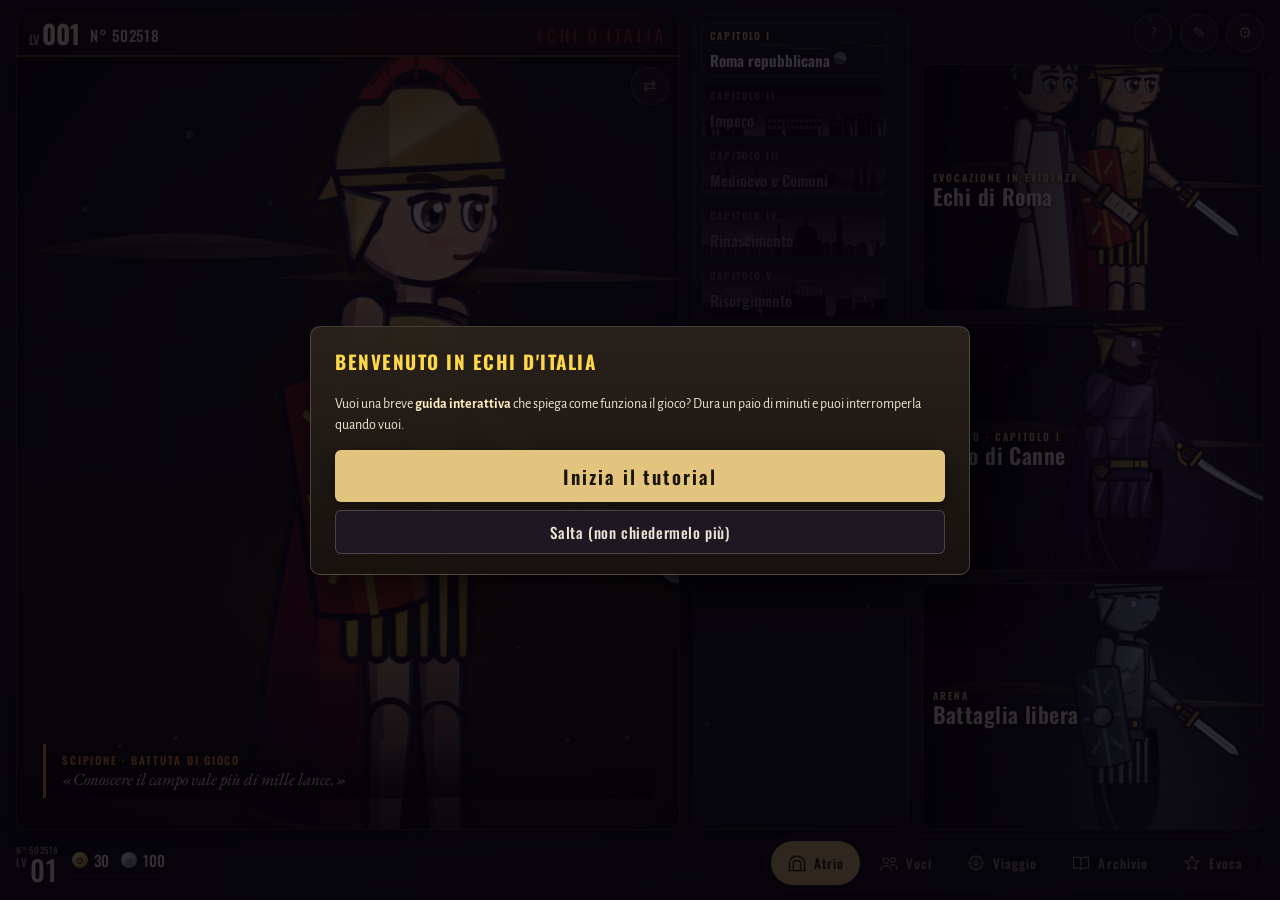
<file: index.html>
<!DOCTYPE html>
<html lang="it">
<head>
<meta charset="utf-8">
<meta name="viewport" content="width=device-width, initial-scale=1, viewport-fit=cover, user-scalable=no">
<script>
/* Telefoni: il gioco ha bisogno di almeno 820×380 px di spazio. Se lo schermo (tolte tacca e barre) è più
 * piccolo, si allarga il viewport e il browser rimpicciolisce tutto in proporzione: niente più parti tagliate. */
(function () {
  var MW = 820, MH = 380, meta = document.querySelector('meta[name=viewport]'), sonda = null, ultimo = '';
  function adatta() {
    if (!window.matchMedia || !matchMedia('(pointer: coarse)').matches) return;   // solo touch
    var land = innerWidth > innerHeight, lungo = Math.max(screen.width, screen.height), corto = Math.min(screen.width, screen.height);
    var devW = land ? lungo : corto, k = innerWidth / devW, il = 0, ir = 0, it = 0, ib = 0;
    if (sonda) { var cs = getComputedStyle(sonda); il = parseFloat(cs.paddingLeft) || 0; ir = parseFloat(cs.paddingRight) || 0; it = parseFloat(cs.paddingTop) || 0; ib = parseFloat(cs.paddingBottom) || 0; }
    var aw = devW - (il + ir) / k, ah = innerHeight / k - (it + ib) / k;
    var s = land ? Math.min(1, aw / MW, ah / MH) : 1;
    var c = (s > 0.995 ? 'width=device-width, initial-scale=1' : 'width=' + Math.round(devW / s)) + ', viewport-fit=cover, user-scalable=no';
    if (c !== ultimo) { ultimo = c; meta.setAttribute('content', c); }
  }
  var t = 0; function presto() { clearTimeout(t); t = setTimeout(adatta, 120); }
  document.addEventListener('DOMContentLoaded', function () {
    sonda = document.createElement('div');
    sonda.style.cssText = 'position:fixed;left:0;top:0;width:0;height:0;visibility:hidden;pointer-events:none;padding:env(safe-area-inset-top) env(safe-area-inset-right) env(safe-area-inset-bottom) env(safe-area-inset-left)';
    document.body.appendChild(sonda); adatta();
  });
  adatta(); addEventListener('resize', presto); addEventListener('orientationchange', function () { ultimo = ''; meta.setAttribute('content', 'width=device-width, initial-scale=1, viewport-fit=cover, user-scalable=no'); setTimeout(adatta, 250); });
})();
</script>
<meta name="theme-color" content="#0e0c12">
<meta name="mobile-web-app-capable" content="yes">
<meta name="apple-mobile-web-app-capable" content="yes">
<meta name="apple-mobile-web-app-status-bar-style" content="black-translucent">
<meta name="apple-mobile-web-app-title" content="Echi d'Italia">
<link rel="manifest" href="manifest.webmanifest">
<link rel="icon" href="icon.svg" type="image/svg+xml">
<link rel="apple-touch-icon" href="icon.svg">
<title>Echi d'Italia</title>
<link rel="preconnect" href="https://fonts.googleapis.com">
<link rel="preconnect" href="https://fonts.gstatic.com" crossorigin>
<link rel="stylesheet" href="https://fonts.googleapis.com/css2?family=Oswald:wght@400;500;600;700&family=Alegreya+Sans:wght@400;500;700;800;900&family=Cinzel:wght@500;700;900&family=EB+Garamond:ital,wght@0,400;0,600;1,400&display=swap">
<link rel="stylesheet" href="style.css">
<link rel="stylesheet" href="figure.css">
<link rel="stylesheet" href="battaglia.css">
<link rel="stylesheet" href="gacha.css">
<link rel="stylesheet" href="tema.css">
<link rel="stylesheet" href="battaglia-tema.css">
  <link rel="stylesheet" href="rifinitura.css">
  <link rel="stylesheet" href="minimal.css">
</head>
<body>
<div id="app">
  <svg width="0" height="0" style="position:absolute" aria-hidden="true"><defs>
    <linearGradient id="gOmbra" x1="0" y1="0" x2="1" y2="0"><stop offset="0" stop-color="#000" stop-opacity="0"/><stop offset=".5" stop-color="#000" stop-opacity="0"/><stop offset="1" stop-color="#000" stop-opacity=".42"/></linearGradient>
    <linearGradient id="gVert" x1="0" y1="0" x2="0" y2="1"><stop offset="0" stop-color="#fff" stop-opacity=".2"/><stop offset=".35" stop-color="#fff" stop-opacity="0"/><stop offset="1" stop-color="#000" stop-opacity=".34"/></linearGradient>
    <radialGradient id="gTesta" cx=".36" cy=".28" r=".85"><stop offset="0" stop-color="#fff" stop-opacity=".3"/><stop offset=".5" stop-color="#fff" stop-opacity="0"/><stop offset="1" stop-color="#000" stop-opacity=".36"/></radialGradient>
  </defs></svg>
  <div id="bacheca"></div>
  <canvas id="fx"></canvas>
  <div id="hud">
    <div class="hud-sx telaio">
      <div class="hud-id"><small id="hud-num">N° 000000</small><b><i>LV</i><span id="hud-lv">01</span></b></div>
      <div class="hud-cap" id="hud-cap"></div>
      <div class="hud-ris"><div class="r sig"><span class="ic">❂</span><span id="hud-sig">0</span></div><div class="r den"><span class="ic">◎</span><span id="hud-den">0</span></div><div class="r xpb"><i id="hud-xpb"></i><span id="hud-xp">0 / 100</span></div></div>
    </div>
    <nav class="hud-nav" id="hud-nav"></nav>
  </div>

  <!-- ATRIO (schermata iniziale): vetrina con la Voce guida, capitoli, banner e icone -->
  <section id="scr-menu" class="screen active">
    <div class="at-vetrina telaio rosso">
      <div class="at-testa"><span class="lv" id="at-lv"></span><span class="id" id="at-id"></span><span class="marchio">ECHI D'ITALIA</span></div>
      <div class="at-scena" id="menu-scena" title="Tocca la Voce"></div>
    </div>
    <div class="at-colonna telaio" id="at-capitoli"><div class="at-motto">ASCOLTA L'ECO · RESTITUISCI LA STORIA</div></div>
    <div class="at-dx">
      <div class="at-icone">
        <button class="at-ic" data-azione="manuale" title="Come si gioca">?</button>
        <button class="at-ic" data-azione="tutorial" title="Tutorial">✎</button>
        <button class="at-ic" data-azione="opzioni" title="Opzioni">⚙</button>
      </div>
      <div id="at-banner" class="at-dx" style="flex:1"></div>
    </div>
    <p class="nota-fase" id="nota-versione" style="display:none">Echi d'Italia · v3.0</p>
  </section>

  <!-- VOCI: composizione della squadra -->
  <section id="scr-squadra" class="screen">
    <aside class="vs-sx">
      <div class="vs-capo telaio"><span class="piastra">Voce guida</span><div class="vs-capo-fig" id="vs-capo"></div><small id="vs-capo-n"></small></div>
      <div class="vs-squadre telaio" id="vs-squadre"></div>
    </aside>
    <div class="vs-centro telaio">
      <div class="vs-testa"><div class="vs-nome"><b id="vs-titolo">Squadra</b><button id="vs-rinomina" title="Rinomina">✎</button><span id="sq-conta" class="piastra scura">0/4</span></div><div class="vs-filtri" id="sq-filtri"></div></div>
      <div class="vs-griglia" id="sq-griglia"></div>
    </div>
    <aside class="vs-dx">
      <div class="vs-aff telaio"><div class="titolo-aff">AFFINITÀ | SKILL</div><ul id="vs-aff"></ul><div class="conc" id="vs-conc"></div></div>
      <div class="vs-azioni">
        <button id="sq-dettagli" class="btn">Scheda della Voce</button>
        <button id="sq-consigliata" class="btn piccolo">Consigliata</button>
        <button id="sq-casuale" class="btn piccolo">Casuale</button>
        <label id="sq-inc-wrap"><select id="sq-incontro"></select></label>
        <button id="sq-affinita" class="btn piccolo">Tabella affinità</button>
        <button id="sq-via" class="btn grande" disabled>Combatti</button>
      </div>
    </aside>
  </section>

  <!-- BATTAGLIA: arena a tutto schermo, barra superiore, dock in basso (Voci + skill + comandi) -->
  <section id="scr-battaglia" class="screen">
    <div id="stage">
      <div id="cam">
        <div id="stage-bg"></div>
        <div id="stage-floor"><div class="arena-disco"></div></div>
        <svg id="frecce" aria-hidden="true"></svg>
      </div>
      <div id="luce"></div><div id="vignetta"></div>
      <div id="col-nemici" aria-hidden="true"></div>
      <div id="clash"></div>
    </div>
    <div id="cinema"><div class="cb su"></div><div class="cb giu"><div id="sequenza"></div></div></div>
    <header id="b-top">
      <div class="b-top-sx">
        <div class="plq"><span>TURNO</span><b id="turno-n">1</b></div>
        <div class="plq plq-ard"><span>ARDORE</span><div id="ardore"></div></div>
      </div>
      <div id="battuta" class="battuta"></div>
      <div class="b-top-dx">
        <div class="vel">
          <button class="btn piccolo" data-vel="1">×1</button><button class="btn piccolo" data-vel="2">×2</button><button class="btn piccolo" data-vel="4">×4</button><button class="btn piccolo" data-vel="0" title="Salta le animazioni di questo turno">⏭</button>
        </div>
        <button id="btn-log" class="btn piccolo icona" title="Registro del combattimento">☰</button>
        <button id="btn-audio" class="btn piccolo icona" title="Suono">♪</button>
        <button id="btn-menu" class="btn icona" title="Pausa (Esc)">❚❚</button>
      </div>
    </header>
    <div id="ris-col" title="Skill pianificate per affinità (3+ = Risonanza)"></div>
    <div id="b-dock">
      <div class="dk-braccio sx"></div>
      <div id="col-alleati"></div>
      <div id="skills"></div>
      <div id="comandi">
        <button id="btn-affondo" class="btn rosso" style="display:none" title="Azione di squadra gratuita su un nemico in Cedimento (tasto A)">Affondo!</button>
        <div class="dk-tog"><button id="btn-auto" class="btn piccolo" title="Pianifica automaticamente (puoi poi cambiare)">Auto</button><button id="tog-win" class="btn piccolo" title="Mostra la probabilità di vincere lo scontro su tutte le frecce">Vittoria %</button><button id="tog-dan" class="btn piccolo" title="Mostra i danni stimati sulle frecce">Danni</button></div>
        <button id="btn-esegui" disabled title="Esegui il turno (Invio)"><svg class="ingr" viewBox="-50 -50 100 100"><polygon points="45.8,-4.1 45.8,4.1 37.7,4.9 36.7,9.8 43.9,13.7 40.7,21.4 32.9,19.0 30.2,23.1 35.3,29.5 29.5,35.3 23.2,30.1 19.1,32.9 21.4,40.7 13.7,43.9 9.9,36.7 5.0,37.7 4.1,45.8 -4.1,45.8 -4.9,37.7 -9.8,36.7 -13.7,43.9 -21.4,40.7 -19.0,32.9 -23.1,30.2 -29.5,35.3 -35.3,29.5 -30.1,23.2 -32.9,19.1 -40.7,21.4 -43.9,13.7 -36.7,9.9 -37.7,5.0 -45.8,4.1 -45.8,-4.1 -37.7,-4.9 -36.7,-9.8 -43.9,-13.7 -40.7,-21.4 -32.9,-19.0 -30.2,-23.1 -35.3,-29.5 -29.5,-35.3 -23.2,-30.1 -19.1,-32.9 -21.4,-40.7 -13.7,-43.9 -9.9,-36.7 -5.0,-37.7 -4.1,-45.8 4.1,-45.8 4.9,-37.7 9.8,-36.7 13.7,-43.9 21.4,-40.7 19.0,-32.9 23.1,-30.2 29.5,-35.3 35.3,-29.5 30.1,-23.2 32.9,-19.1 40.7,-21.4 43.9,-13.7 36.7,-9.9 37.7,-5.0" class="dente"/><circle r="33" class="corona"/><circle r="24" class="cuore"/></svg><span>VIA</span></button>
      </div>
      <div class="dk-braccio dx"></div>
    </div>
    <div id="log" class="log-cassetto"></div>
    <div id="risultato" class="overlay"></div>
  </section>

  <!-- CAMPAGNA: capitoli -->
  <section id="scr-campagna" class="screen">
    <header class="barra"><button class="btn piccolo" data-azione="menu">← Menu</button><h2>Campagna</h2><span id="c-valute" class="valute"></span></header>
    <div id="c-griglia" class="c-griglia"></div>
    <div class="vg-modi" id="vg-modi"></div>
    <div class="vg-mappa telaio" id="vg-mappa"></div>
  </section>

  <!-- MAPPA A NODI (dungeon) -->
  <section id="scr-mappa" class="screen">
    <div id="m-sfondo"></div>
    <header class="barra"><button class="btn piccolo" id="m-esci">← Capitoli</button><h2 id="m-titolo"></h2><span id="m-valute" class="valute"></span></header>
    <div id="m-mappa" class="m-mappa"></div>
    <div class="m-fondo"><div id="m-squadra" class="m-squadra"></div><div id="m-oggetti" class="m-oggetti"></div></div>
  </section>

  <!-- STORIA: dialoghi visual novel -->
  <section id="scr-storia" class="screen">
    <div id="vn-sfondo"></div>
    <div id="vn-titolo"></div>
    <div id="vn-sx" class="vn-lato"></div><div id="vn-dx" class="vn-lato"></div>
    <div id="vn-barra"><button id="vn-log" class="btn piccolo">Registro</button><button id="vn-auto" class="btn piccolo">Auto</button><button id="vn-skip" class="btn piccolo">Salta ▶▶</button></div>
    <div id="vn-box" class="nascosta"><div id="vn-nome"></div><div id="vn-testo"></div><div id="vn-avanti">▼</div></div>
    <div id="vn-scelte" class="vn-scelte"></div>
  </section>

  <!-- EVOCAZIONI (gacha): banner con illustrazione, garanzia, evocazioni ×1/×10 con animazione -->
  <section id="scr-gacha" class="screen">
    <div id="g-sfondo"></div>
    <header class="barra trasparente"><button class="btn piccolo" data-azione="menu">← Menu</button><h2>Evocazioni</h2><span id="g-valute" class="valute"></span></header>
    <div class="g-layout">
      <nav id="g-banner" class="g-banner telaio"></nav>
      <div class="g-scena telaio"><div id="g-vetrina" class="g-vetrina"></div><div id="g-info" class="g-info"></div></div>
    </div>
    <footer class="g-piede">
      <div class="g-piede-sx"><button id="g-tassi" class="btn piccolo">Tassi</button><button id="g-storico" class="btn piccolo">Storico</button><button id="g-scambio" class="btn piccolo">Scambio</button></div>
      <button id="g-x1" class="btn g-evoca"><span>Evoca ×1</span><small>❂ 1</small></button>
      <button id="g-x10" class="btn grande g-evoca"><span>Evoca ×10</span><small>❂ 10 · ★4 garantita</small></button>
    </footer>
    <div id="g-risultato" class="overlay"></div>
  </section>

  <!-- ARCHIVIO: Voci e Codex -->
  <section id="scr-archivio" class="screen">
    <header class="barra"><button class="btn piccolo" data-azione="menu">← Menu</button><h2>Archivio</h2><span id="a-conta"></span></header>
    <div class="sq-filtri"><button class="chip-filtro a-tab on" data-tab="voci">Voci</button><button class="chip-filtro a-tab" data-tab="codex">Codex storico</button></div>
    <div id="a-corpo" class="a-corpo"></div>
  </section>

  <div id="modale" class="overlay"></div>
  <div id="ruota"><div class="tel">📱</div><p>Ruota il telefono in orizzontale per giocare</p></div>
</div>

<script src="data.js"></script>
<script src="combat.js"></script>
<script src="art.js"></script>
<script src="data_nemici.js"></script>
<script src="data_capitoli.js"></script>
<script src="data_scene.js"></script>
<script src="data_battute.js"></script>
<script src="tutorial.js"></script>
<script src="musica.js"></script>
<script src="ui.js"></script>
<script src="story.js"></script>
<script src="gacha.js"></script>
<script src="campagna.js"></script>
<script src="archivio.js"></script>
<script src="hub.js"></script>
<script src="main.js"></script>
</body>
</html>
</file>
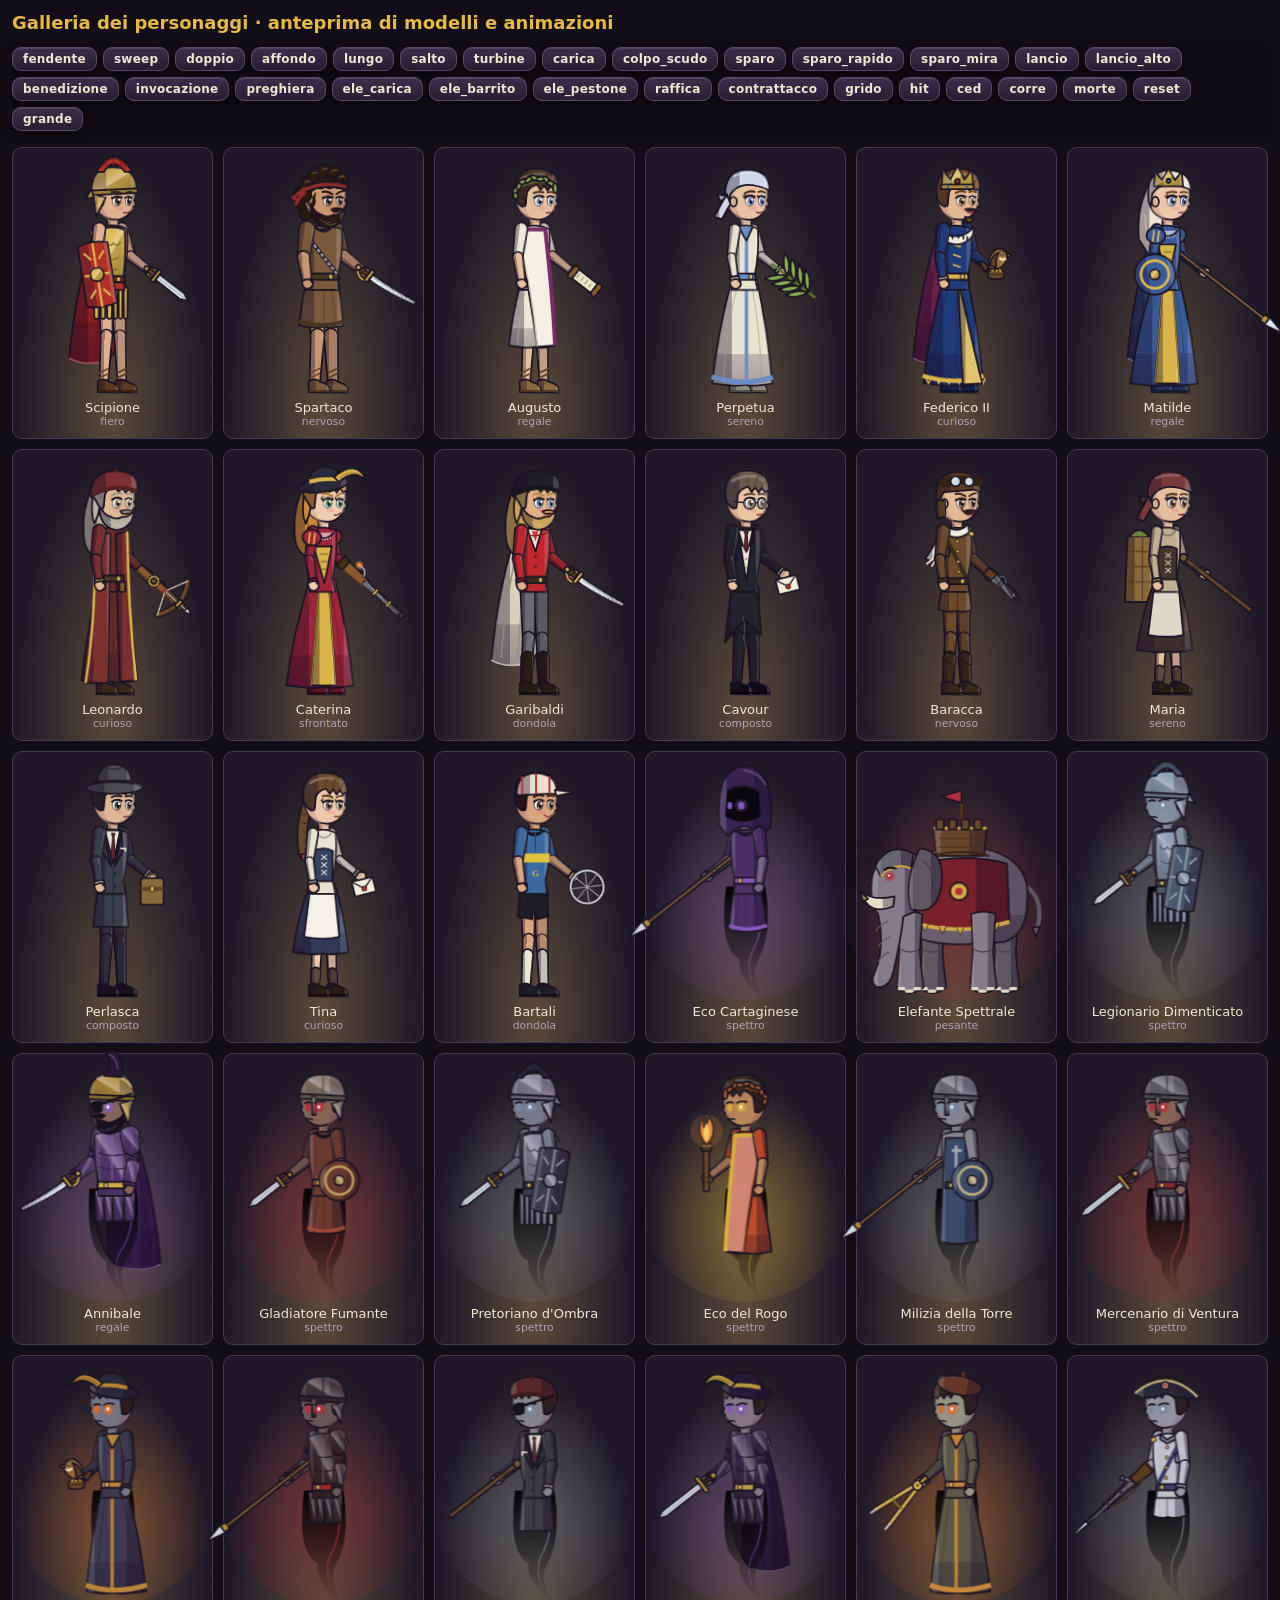
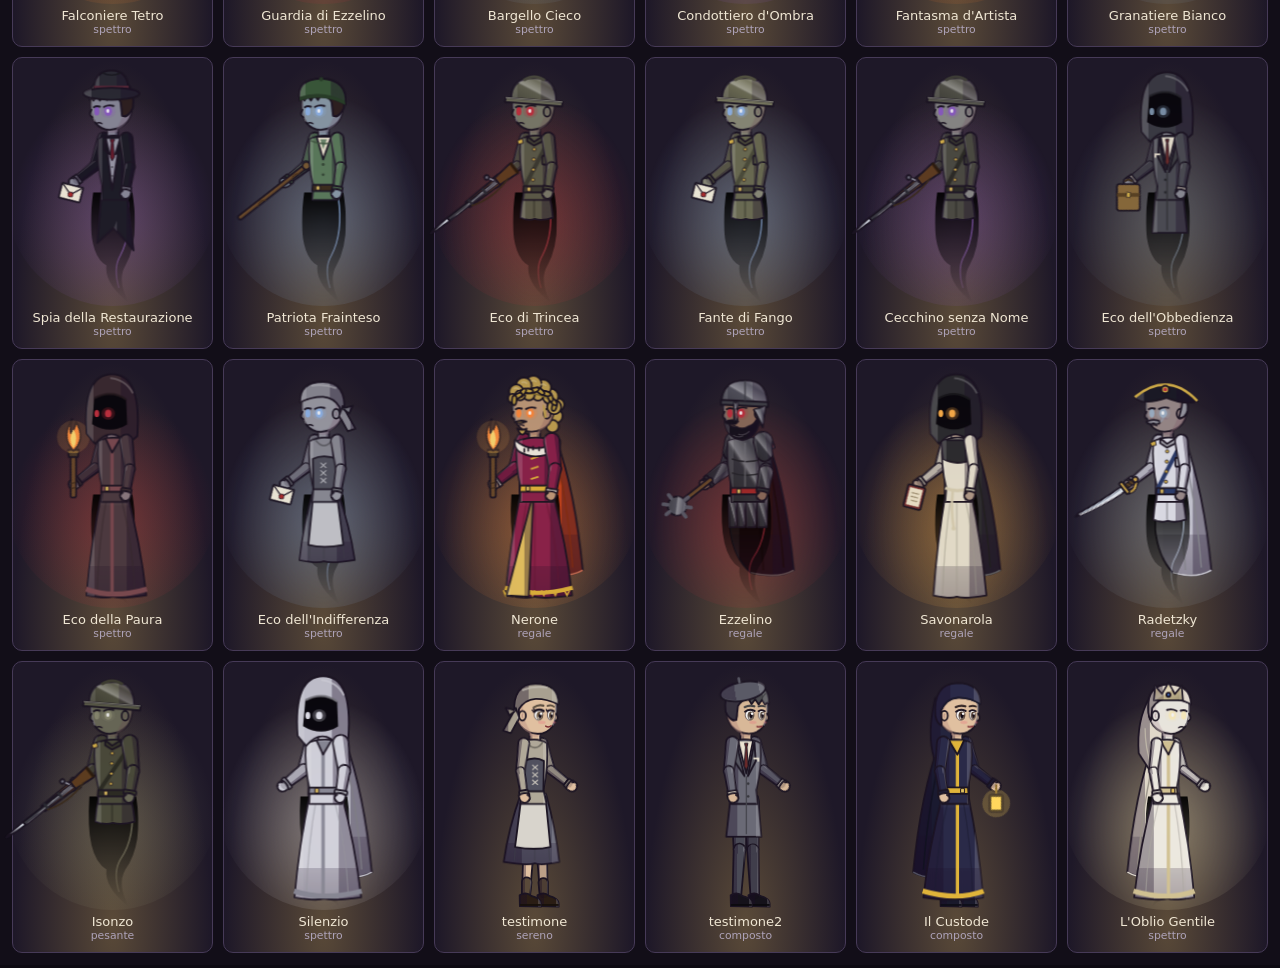
<file: galleria.html>
<!DOCTYPE html>
<html lang="it">
<head>
<meta charset="utf-8">
<meta name="viewport" content="width=device-width, initial-scale=1">
<title>Galleria — Echi d'Italia</title>
<link rel="stylesheet" href="style.css">
<link rel="stylesheet" href="figure.css">
<style>
  html, body { overflow: auto; height: auto; }
  body { padding: 12px; background: #120e18; }
  h1 { font-size: 18px; margin: 0 0 8px; color: var(--oro); }
  .barra-g { display: flex; flex-wrap: wrap; gap: 6px; margin-bottom: 10px; position: sticky; top: 0; z-index: 5; background: #120e18ee; padding: 6px 0; }
  .barra-g .btn { padding: 4px 10px; font-size: 12px; }
  .griglia { display: grid; grid-template-columns: repeat(auto-fill, minmax(190px, 1fr)); gap: 10px; }
  .cella { background: radial-gradient(ellipse at 50% 90%, #5a4a38, #1e1828 70%); border: 1px solid var(--bordo); border-radius: 10px; padding: 8px 8px 10px; text-align: center; }
  .cella .fig { height: var(--h, 240px); margin: 0 auto; }
  .cella .n { font-size: 13px; margin-top: 4px; } .cella .n small { color: var(--testo2); display: block; }
  .cella.nem .fig-in { transform: scaleX(-1); }
</style>
</head>
<body>
<h1>Galleria dei personaggi · anteprima di modelli e animazioni</h1>
<div class="barra-g" id="barra"></div>
<div class="griglia" id="griglia"></div>
<script src="data.js"></script>
<script src="art.js"></script>
<script src="data_nemici.js"></script>
<script>
  const E = window.Echi, A = E.Arte, g = document.getElementById('griglia'), b = document.getElementById('barra');
  const figs = [];
  Object.keys(E.ARTE).forEach(id => {
    const d = E.VOCI[id] || E.NEMICI[id] || (E.ATTORI && E.ATTORI[id]) || { breve: id };
    const c = document.createElement('div'); c.className = 'cella' + (E.NEMICI[id] ? ' nem' : '');
    const f = A.figura(id); c.appendChild(f); figs.push(f);
    const n = document.createElement('div'); n.className = 'n'; n.innerHTML = (d.breve || d.nome) + '<small>' + (E.ARTE[id].idle || '') + '</small>'; c.appendChild(n);
    g.appendChild(c);
  });
  const btn = (txt, fn) => { const x = document.createElement('button'); x.className = 'btn'; x.textContent = txt; x.onclick = fn; b.appendChild(x); return x; };
  Object.keys(A.ANIM).filter(k => k !== 'vittoria').forEach(k => btn(k, () => figs.forEach(f => { if (k.indexOf('ele_') === 0 && !f.classList.contains('quadrupede')) return; if (k.indexOf('ele_') !== 0 && f.classList.contains('quadrupede')) return; A.anima(f, k, 1); })));
  btn('ced', () => figs.forEach(f => f.classList.toggle('ced')));
  btn('corre', () => figs.forEach(f => f.classList.toggle('corre')));
  btn('morte', () => figs.forEach(f => A.anima(f, 'morte', 1)));
  btn('reset', () => figs.forEach(f => { A.reset(f); f.classList.remove('ced', 'corre'); }));
  btn('grande', () => { g.style.setProperty('--h', '420px'); document.querySelectorAll('.cella .fig').forEach(f => f.style.setProperty('--h', '420px')); });
  document.querySelectorAll('.cella .fig').forEach(f => { f.style.height = '240px'; });
</script>
</body>
</html>
</file>
<file: style.css>
/* ============================================================================
 * style.css — Echi d'Italia · stile generale e schermate fuori dalla battaglia
 *
 * Linguaggio visivo: inchiostro notturno + oro antico + pergamena. Pannelli con doppio filetto dorato,
 * titoli in maiuscolo lapidario (Cinzel), interfaccia in Alegreya Sans, testi narrativi in EB Garamond.
 * Le variabili in :root permettono di ritemizzare tutto in un punto solo.
 * Battaglia: battaglia.css · Evocazioni: gacha.css · Figure: figure.css
 * ========================================================================== */
:root {
  --bg: #0d0a12; --bg2: #16111e; --carta: #201a2a; --carta2: #2a2236;
  --testo: #f0e7d4; --testo2: #aea3b9; --oro: #e6b947; --oro2: #a8801f; --oro3: #fff0bf;
  --rosso: #d2455a; --verde: #5ec28a; --blu: #6aa8ff; --viola: #a97be0;
  --bordo: #463a57; --ombra: 0 8px 28px rgba(0, 0, 0, .6);
  --font: "EB Garamond", "Palatino Linotype", Palatino, "Book Antiqua", Georgia, serif;
  --font-titolo: "Cinzel", "Trajan Pro", "Palatino Linotype", Georgia, serif;
  --font-ui: "Alegreya Sans", "Segoe UI", "Trebuchet MS", system-ui, sans-serif;
  --font-num: "Cinzel", Impact, "Arial Black", serif;
  --pannello: linear-gradient(180deg, #241c30f2, #15101ef2);
  --filetto: 0 0 0 1px #000, inset 0 0 0 1px #e6b94733, inset 0 0 0 3px #0000, inset 0 0 0 4px #e6b94714;
}
* { box-sizing: border-box; -webkit-tap-highlight-color: transparent; }
html, body { margin: 0; height: 100%; background: var(--bg); color: var(--testo); font-family: var(--font-ui); overflow: hidden; }
button, select, input { font-family: inherit; }
#app { position: fixed; top: env(safe-area-inset-top, 0px); left: env(safe-area-inset-left, 0px); right: env(safe-area-inset-right, 0px); bottom: calc(env(safe-area-inset-bottom, 0px) * .6); overflow: hidden; background: radial-gradient(ellipse at 50% 20%, #2a2038 0%, var(--bg) 70%); }
#fx { position: fixed; inset: 0; width: 100%; height: 100%; pointer-events: none; z-index: 85; }
.screen { position: absolute; inset: 0; display: none; flex-direction: column; }
.screen.active { display: flex; animation: schermo .35s ease-out; }
@keyframes schermo { from { opacity: 0; transform: scale(1.015); } to { opacity: 1; transform: none; } }
::-webkit-scrollbar { width: 8px; height: 8px; } ::-webkit-scrollbar-thumb { background: #ffffff22; border-radius: 4px; } ::-webkit-scrollbar-track { background: transparent; }

/* ----- Bottoni ----- */
.btn { position: relative; background: linear-gradient(180deg, #3a2f4c, #261f33); color: var(--testo); border: 1px solid #5a4a6e; border-radius: 9px;
  padding: 10px 18px; font: 600 15px var(--font-ui); letter-spacing: .02em; cursor: pointer; box-shadow: 0 3px 10px #0008, inset 0 1px 0 #ffffff1a;
  transition: transform .1s, border-color .15s, box-shadow .15s, filter .15s; }
.btn:hover:not(:disabled) { border-color: var(--oro); box-shadow: 0 0 14px #e6b94755, 0 4px 12px #000a, inset 0 1px 0 #ffffff26; transform: translateY(-1px); }
.btn:active:not(:disabled) { transform: translateY(1px); filter: brightness(.92); }
.btn:disabled { opacity: .4; cursor: not-allowed; filter: grayscale(.4); }
.btn.grande { font: 700 18px var(--font-titolo); letter-spacing: .08em; padding: 12px 28px; border-color: var(--oro); color: #fff3cc;
  background: linear-gradient(180deg, #8a6620, #5a400e 55%, #46310a); box-shadow: 0 4px 16px #000a, inset 0 1px 0 #ffe9a877, inset 0 0 0 1px #00000055; text-shadow: 0 1px 2px #000a; }
.btn.grande:hover:not(:disabled) { box-shadow: 0 0 22px #e6b94788, 0 4px 16px #000a, inset 0 1px 0 #ffe9a8aa; }
.btn.piccolo { padding: 5px 11px; font-size: 13px; border-radius: 8px; }
.btn.attivo { border-color: var(--oro); color: var(--oro); }
.btn.pericolo { border-color: #8a2a3a; color: #ffb3bd; }

/* ----- Barre, valute ----- */
.barra { position: relative; z-index: 3; display: flex; align-items: center; gap: 14px; padding: 9px 16px; background: linear-gradient(180deg, #1c1626, #15101d); border-bottom: 1px solid #e6b94733; flex-wrap: wrap; box-shadow: 0 4px 16px #0008; }
.barra h2 { margin: 0; flex: 1; font: 700 19px var(--font-titolo); letter-spacing: .1em; color: var(--oro3); text-shadow: 0 0 14px #e6b94744; }
.barra h2 small { display: block; font: 600 10px var(--font-ui); letter-spacing: .2em; text-transform: uppercase; color: var(--testo2); }
footer.barra { border-top: 1px solid #e6b94733; border-bottom: 0; justify-content: flex-end; }
select { background: var(--carta); color: var(--testo); border: 1px solid var(--bordo); padding: 6px; border-radius: 6px; }
.valute { display: flex; gap: 8px; }
.val { font: 800 13px var(--font-ui); background: #000a; border: 1px solid #ffffff22; border-radius: 999px; padding: 3px 12px; }
.val.sigilli { color: #ffe9a8; } .val.denari { color: #e8d4a8; }

/* ----- Ritratti ----- */
.ritratto { --c: #888; width: 64px; height: 64px; border-radius: 50%; display: grid; place-items: center; font-size: 30px; font-weight: bold; color: #fff; text-shadow: 0 2px 4px #000a; flex: none;
  background: radial-gradient(circle at 35% 30%, color-mix(in srgb, var(--c) 80%, #fff) 0%, var(--c) 45%, color-mix(in srgb, var(--c) 40%, #000) 100%);
  border: 2px solid color-mix(in srgb, var(--c) 70%, #fff); box-shadow: 0 0 12px color-mix(in srgb, var(--c) 55%, transparent), 0 2px 6px #000a; }
.ritratto.grande { width: 84px; height: 84px; font-size: 40px; }

/* ----- Overlay, finestre, tabelle ----- */
.overlay { position: absolute; inset: 0; background: #000c; display: none; align-items: center; justify-content: center; z-index: 80; flex-direction: column; gap: 14px; padding: 16px; }
.overlay.on { display: flex; animation: schermo .25s ease-out; }
.overlay h2 { font: 900 46px var(--font-titolo); margin: 0; color: var(--oro); letter-spacing: .12em; }
.overlay.sconfitta h2 { color: var(--rosso); }
.overlay .sub { margin: 0; color: var(--testo2); }
#modale { z-index: 200; background: #05030ad0; backdrop-filter: blur(3px); }
.pannello-modale { position: relative; background: var(--pannello); border: 1px solid var(--oro2); border-radius: 14px; padding: 20px 24px; max-width: 660px; width: 100%; max-height: 90%; overflow-y: auto;
  box-shadow: var(--ombra), inset 0 0 0 4px #00000033, inset 0 0 0 5px #e6b9471a; font-size: 14px; line-height: 1.5; animation: pannello .3s cubic-bezier(.2, .9, .3, 1.2); }
@keyframes pannello { from { transform: translateY(14px) scale(.97); opacity: 0; } }
.pannello-modale h3 { margin-top: 0; font: 700 19px var(--font-titolo); letter-spacing: .08em; color: var(--oro); }
.pannello-modale b { color: var(--oro3); }
.tab-aff { border-collapse: collapse; width: 100%; font-size: 14px; }
.tab-aff td, .tab-aff th { padding: 5px 8px; border-bottom: 1px solid #ffffff14; text-align: left; }
.tab-aff th { font: 700 10px var(--font-ui); letter-spacing: .14em; text-transform: uppercase; color: var(--testo2); }
.tab-aff .v { color: var(--verde); } .tab-aff .s { color: var(--rosso); }
.opz-riga { display: flex; justify-content: space-between; align-items: center; gap: 10px; margin: 10px 0; }
.vuoto { color: var(--testo2); font-style: italic; }
.menu-pausa { display: flex; flex-direction: column; gap: 8px; min-width: 240px; }
.menu-pausa h3 { margin: 0 0 4px; text-align: center; }
.log-modale { font-size: 12px; max-height: 60vh; overflow-y: auto; line-height: 1.5; color: var(--testo2); }
.log-modale .imp { color: var(--oro); }

/* ============================================================================
 * MENU PRINCIPALE — titolo e voci a sinistra, la squadra viva a destra
 * ========================================================================== */
#scr-menu { overflow: hidden; }
#menu-scena { position: absolute; inset: 0; --fh: 42vh; --sabbia1: #b89a6a; --sabbia2: #7a5f3e; --sabbia3: #3a2c20; --bordo-arena: #d9b44a; --orizzonte: #7a3a4a; }
#menu-scena .ms-bg { position: absolute; left: 0; right: 0; top: 0; height: 58%; } #menu-scena .ms-bg svg { width: 100%; height: 100%; display: block; }
#menu-scena .ms-floor { position: absolute; inset: 0; background: linear-gradient(180deg, #0000 52%, color-mix(in srgb, var(--sabbia3) 60%, #000) 58%, var(--sabbia3) 100%); }
#menu-scena .arena-disco { top: 60%; bottom: -16%; left: 22%; right: -12%; }
#menu-scena::after { content: ""; position: absolute; inset: 0; pointer-events: none;
  background: linear-gradient(90deg, #0d0a12f5 0%, #0d0a12d8 30%, #0d0a1240 52%, #0000 70%), linear-gradient(0deg, #0d0a12c0 0%, #0000 22%); }
.ms-pg { position: absolute; width: calc(var(--fh) * var(--sc, 1) * .63); height: calc(var(--fh) * var(--sc, 1)); transform: translate(-50%, -100%); pointer-events: auto; cursor: pointer; z-index: 1; }
.ms-pg .fig { position: absolute; inset: 0; } .ms-pg.nem .fig-in { transform: scaleX(-1); }
.ms-pg::after { content: ""; position: absolute; left: 4%; right: 4%; bottom: -4%; height: 8%; border-radius: 50%; background: radial-gradient(ellipse, #000c, #0000 70%); z-index: -1; }
.menu-sx { position: relative; z-index: 2; height: 100%; width: min(440px, 46vw); display: flex; flex-direction: column; justify-content: center; gap: 22px; padding: 24px 0 24px 5vw; }
.titolo { text-align: left; }
.titolo .t-orn { font: 400 14px var(--font-titolo); letter-spacing: .6em; color: var(--oro2); }
.titolo h1 { margin: 2px 0 0; font: 900 clamp(38px, 6.2vw, 78px)/.95 var(--font-titolo); letter-spacing: .06em; color: var(--oro);
  background: linear-gradient(180deg, #fff4cc 0%, #e6b947 45%, #9a7018 100%); -webkit-background-clip: text; background-clip: text; -webkit-text-fill-color: transparent; filter: drop-shadow(0 3px 0 #2a1c04) drop-shadow(0 0 22px #e6b94755); }
.titolo h1 span { display: block; font-size: .52em; letter-spacing: .32em; margin-top: 4px; }
.titolo .sub { color: var(--testo2); font: italic 16px var(--font); margin-top: 10px; }
.menu-btns { display: flex; flex-direction: column; gap: 7px; }
.mb { display: flex; align-items: center; gap: 12px; text-align: left; padding: 9px 16px 9px 12px; border-radius: 10px;
  background: linear-gradient(90deg, #2a2138f0, #1a1424c0); border: 1px solid #ffffff18; border-left: 3px solid #e6b94766; }
.mb .ic { width: 30px; height: 30px; flex: none; border-radius: 50%; display: grid; place-items: center; font-size: 15px; color: var(--oro); background: #0007; border: 1px solid #e6b94755; }
.mb b { display: block; font: 700 15px var(--font-titolo); letter-spacing: .07em; color: var(--testo); }
.mb small { display: block; font: 12px var(--font-ui); color: var(--testo2); }
.mb:hover:not(:disabled) { border-left-color: var(--oro); transform: translateX(4px); }
.mb.grande { padding: 13px 18px 13px 14px; border: 1px solid var(--oro); border-left: 3px solid var(--oro); }
.mb.grande .ic { width: 40px; height: 40px; font-size: 20px; background: radial-gradient(circle at 35% 30%, #fff3c4, #e6b947 55%, #8a6a14); color: #3a2604; border: 0; }
.mb.grande b { font-size: 21px; color: #fff3cc; } .mb.grande small { color: #ffe9a8cc; }
.menu-btns .riga { display: grid; grid-template-columns: 1fr 1fr; gap: 7px; }
.menu-valute { position: absolute; top: 14px; right: 16px; z-index: 3; }
.nota-fase { position: absolute; bottom: 10px; right: 16px; z-index: 3; margin: 0; color: var(--testo2); font-size: 12px; opacity: .8; }
.ms-tocca { position: absolute; right: 18px; bottom: 30px; z-index: 3; font: 11px var(--font-ui); letter-spacing: .16em; text-transform: uppercase; color: var(--testo2); opacity: .7; }

/* ============================================================================
 * SELEZIONE SQUADRA
 * ========================================================================== */
.squadra-layout { flex: 1; display: flex; min-height: 0; }
.sq-filtri { display: flex; gap: 6px; padding: 7px 14px; flex-wrap: wrap; background: #120e19; border-bottom: 1px solid #ffffff10; }
.chip-filtro { --ac: var(--oro); background: #241c30; color: var(--testo); border: 1px solid #ffffff1a; border-radius: 999px; padding: 4px 13px; font: 600 12px var(--font-ui); cursor: pointer; transition: all .15s; }
.chip-filtro.on { border-color: var(--ac); color: var(--ac); box-shadow: 0 0 12px color-mix(in srgb, var(--ac) 40%, transparent); background: color-mix(in srgb, var(--ac) 12%, #241c30); }
.sq-griglia { flex: 1; overflow-y: auto; padding: 14px; display: grid; gap: 10px; align-content: start; grid-template-columns: repeat(auto-fill, minmax(140px, 1fr)); }
.sq-card { --ac: #888; position: relative; text-align: center; cursor: pointer; padding: 10px 8px 8px; border-radius: 12px; overflow: hidden;
  background: linear-gradient(180deg, color-mix(in srgb, var(--ac) 18%, #241c30), #18121f 75%); border: 1px solid #ffffff16; box-shadow: 0 4px 12px #0008; transition: transform .12s, border-color .15s, box-shadow .15s; }
.sq-card::before { content: ""; position: absolute; left: 0; right: 0; top: 0; height: 3px; background: var(--ac); }
.sq-card:hover { transform: translateY(-3px); }
.sq-card.r5 { background: linear-gradient(180deg, color-mix(in srgb, var(--ac) 14%, #241c30), #18121f 55%, #3a2c0c 100%); }
.sq-card.r4 { background: linear-gradient(180deg, color-mix(in srgb, var(--ac) 14%, #241c30), #18121f 55%, #2c1a3e 100%); }
.sq-card.r5 .stelle { color: #ffd75e; text-shadow: 0 0 6px #ffd75e88; } .sq-card.r4 .stelle { color: #c79bff; }
.sq-card.sel { border-color: var(--oro); box-shadow: 0 0 0 1px var(--oro), 0 0 18px #e6b94766; }
.sq-card.sel::after { content: "✔"; position: absolute; top: 6px; left: 8px; width: 20px; height: 20px; border-radius: 50%; background: var(--oro); color: #2a1c00; font-size: 12px; display: grid; place-items: center; }
.sq-card .ritratto { margin: 0 auto 6px; }
.sq-card .n { font: 700 14px var(--font-ui); }
.sq-card .m { font-size: 12px; color: var(--testo2); }
.sq-card .stelle { color: var(--oro); font-size: 12px; letter-spacing: 1px; }
.sq-card.nascosta { display: none; }
.sq-card.sconosciuta { opacity: .55; } .sq-card.sconosciuta .ritratto { filter: brightness(0) opacity(.6); }
.eco-lv { position: absolute; top: 6px; right: 6px; background: var(--oro2); color: #fff3c4; font: 800 10px var(--font-ui); padding: 0 6px; border-radius: 8px; }
.sq-dettaglio { width: 350px; max-width: 42%; background: linear-gradient(180deg, #19131f, #120d17); border-left: 1px solid #e6b94722; overflow-y: auto; padding: 14px 16px; font-size: 14px; }
.sq-dettaglio h3 { margin: 0 0 4px; font: 700 17px var(--font-titolo); letter-spacing: .04em; color: var(--oro); }
.sq-dettaglio .skill-box { background: #0006; border: 1px solid #ffffff14; border-left: 3px solid var(--oro2); border-radius: 8px; padding: 8px 10px; margin: 8px 0; }
.sq-dettaglio .skill-box b { color: var(--testo); }
.sq-dettaglio small { color: var(--testo2); display: block; }
.skill-box.cliccabile { cursor: pointer; } .skill-box.cliccabile:hover { border-color: var(--oro); }
.anteprima { float: right; color: var(--verde); font-size: 11px; }
.eco-pips { display: inline-flex; gap: 3px; margin-left: 6px; } .eco-pips i { width: 10px; height: 10px; transform: rotate(45deg); background: #000a; border: 1px solid var(--oro2); display: inline-block; } .eco-pips i.on { background: var(--oro); }
.det-fig { height: 190px; display: flex; justify-content: center; margin-bottom: 8px; background: radial-gradient(ellipse at 50% 90%, #e6b94722, #0000 60%); }
.det-fig .fig { position: relative; height: 100%; width: auto; aspect-ratio: 120 / 190; }
.sq-team { display: flex; align-items: center; gap: 10px; padding: 7px 14px; background: #0d0a12; border-top: 1px solid #e6b94722; flex-wrap: wrap; }
.sq-team .slot { width: 66px; height: 74px; border: 2px dashed #ffffff22; border-radius: 10px; display: grid; place-items: center; position: relative; cursor: pointer; }
.sq-team .slot.pieno { border: 1px solid var(--oro2); background: linear-gradient(#2a2138, #1a1424); grid-template-rows: auto auto; place-items: center; padding-top: 3px; box-shadow: 0 0 10px #e6b94722; }
.sq-team .slot .ritratto { width: 42px; height: 42px; font-size: 18px; } .sq-team .slot .nm { font-size: 10px; color: var(--testo2); }
.vuoto-slot { color: #ffffff30; font-size: 26px; }
.team-info { display: flex; gap: 6px; flex-wrap: wrap; margin-left: 6px; } .team-info span { font: 700 11px var(--font-ui); padding: 2px 9px; border-radius: 999px; border: 1px solid; }
.badge-conc { color: var(--verde); border-color: var(--verde); } .badge-no { color: var(--testo2); border-color: var(--bordo); } .badge-aff { color: var(--blu); border-color: var(--blu); }

/* ============================================================================
 * CAMPAGNA — capitoli illustrati
 * ========================================================================== */
#scr-campagna { background: radial-gradient(ellipse at 50% 0%, #2a1e36, var(--bg) 70%); }
.c-griglia { flex: 1; overflow-y: auto; padding: 16px; display: grid; gap: 14px; grid-template-columns: repeat(auto-fill, minmax(290px, 1fr)); grid-auto-rows: max-content; align-content: start; }
.c-card { --ac: var(--oro); position: relative; display: flex; flex-direction: column; border-radius: 14px; overflow: hidden; background: #15101c;
  border: 1px solid color-mix(in srgb, var(--ac) 40%, #000); box-shadow: 0 8px 22px #000a; transition: transform .15s, box-shadow .15s; animation: g-entra .5s both; }
.c-card:hover:not(.bloccato) { transform: translateY(-3px); box-shadow: 0 12px 28px #000c, 0 0 18px color-mix(in srgb, var(--ac) 40%, transparent); }
.c-arte { position: relative; height: 140px; overflow: hidden; flex: none; }
.c-arte svg { position: absolute; inset: 0; width: 100%; height: 100%; }
.c-arte::after { content: ""; position: absolute; inset: 0; background: linear-gradient(180deg, #0000 40%, #15101c 100%); }
.c-arte .c-boss { position: absolute; right: 8%; bottom: -8px; height: 128px; aspect-ratio: 120 / 190; z-index: 1; filter: drop-shadow(0 0 10px color-mix(in srgb, var(--ac) 60%, transparent)); }
.c-arte .c-boss .fig { position: absolute; inset: 0; } .c-arte .c-boss .fig-in { transform: scaleX(-1); }
.c-num { position: absolute; left: 12px; top: 10px; z-index: 2; font: 900 34px/1 var(--font-titolo); color: #fff; text-shadow: 0 2px 10px #000, 0 0 18px color-mix(in srgb, var(--ac) 60%, transparent); }
.c-corpo { position: relative; z-index: 2; padding: 0 14px 14px; margin-top: -26px; display: flex; flex-direction: column; gap: 6px; flex: 1; }
.c-volti { display: flex; gap: 4px; } .c-volti .ritratto { width: 38px; height: 38px; font-size: 16px; }
.c-testo h3 { margin: 2px 0 0; font: 700 19px var(--font-titolo); letter-spacing: .05em; } .c-eco { font: italic 14px var(--font); color: var(--ac); }
.c-testo p { font: 13px/1.45 var(--font); color: #d4cbe0; margin: 6px 0; } .c-stato { font: 700 12px var(--font-ui); color: var(--oro); }
.c-btn { display: flex; gap: 8px; margin-top: auto; padding-top: 4px; }
.c-card.bloccato { filter: grayscale(.85) brightness(.55); } .c-card.bloccato .c-btn { display: none; }
.c-card.fatto .c-num::after { content: " ✦"; color: var(--oro); font-size: 20px; }
.c-card.in-corso { box-shadow: 0 0 0 1px var(--oro), 0 0 24px #e6b94755; }

/* ============================================================================
 * MAPPA A NODI
 * ========================================================================== */
#scr-mappa { --sabbia1: #b89a6a; --sabbia2: #7a5f3e; --sabbia3: #3a2c20; --bordo-arena: #d9b44a; --orizzonte: #7a3a4a; background: #0d0a12; }
#m-sfondo { position: absolute; inset: 0; overflow: hidden; opacity: .5; }
#m-sfondo svg { position: absolute; left: 0; right: 0; top: 0; width: 100%; height: 70%; }
#m-sfondo::after { content: ""; position: absolute; inset: 0; background: linear-gradient(180deg, #0d0a1280 0%, #0d0a12d0 55%, #0d0a12 85%); }
#scr-mappa > .barra, #scr-mappa .m-mappa, #scr-mappa .m-fondo { position: relative; z-index: 2; }
#scr-mappa > .barra { background: linear-gradient(#0d0a12e0, #0d0a1200); border: 0; box-shadow: none; }
.m-mappa { flex: 1; position: relative; display: flex; overflow-x: auto; overflow-y: hidden; padding: 12px 20px; align-items: stretch; }
.m-linee { position: absolute; inset: 0; pointer-events: none; min-width: 100%; }
.m-linee svg path { fill: none; stroke: #ffffff26; stroke-width: 2.5; stroke-dasharray: 3 7; stroke-linecap: round; }
.m-linee svg path.attivo { stroke: var(--oro); stroke-dasharray: none; stroke-width: 4; filter: drop-shadow(0 0 5px var(--oro)); }
.m-linee svg path.prossimo { stroke: #e6b94788; stroke-dasharray: 8 6; stroke-width: 3; animation: scorri-m 1s linear infinite; }
@keyframes scorri-m { to { stroke-dashoffset: -28; } }
.m-strato { position: relative; min-width: 150px; flex: 1; display: flex; flex-direction: column; justify-content: center; align-items: center; gap: 26px; }
.m-num { position: absolute; top: 4px; font: 700 11px var(--font-ui); letter-spacing: .18em; text-transform: uppercase; color: var(--testo2); }
.m-strato.attuale .m-num { color: var(--oro); }
.m-nodo { --nc: #6a6a78; position: relative; width: 78px; height: 78px; border-radius: 50%; cursor: pointer; display: flex; flex-direction: column; align-items: center; justify-content: center; color: #fff;
  border: 2px solid #ffffff40; background: radial-gradient(circle at 35% 28%, color-mix(in srgb, var(--nc) 60%, #fff), var(--nc) 55%, color-mix(in srgb, var(--nc) 35%, #000));
  box-shadow: 0 8px 18px #000c, inset 0 -6px 12px #0006, 0 0 0 5px #00000055; transition: transform .15s; }
.m-nodo::before { content: ""; position: absolute; inset: -7px; border-radius: 50%; border: 1px solid #ffffff1c; }
.m-nodo .i { font-size: 28px; text-shadow: 0 2px 4px #0008; line-height: 1; } .m-nodo .l { font: 800 9px var(--font-ui); letter-spacing: .08em; text-transform: uppercase; opacity: .95; margin-top: 2px; }
.t-combattimento { --nc: #a0404a; } .t-elite { --nc: #7a2a8a; } .t-evento { --nc: #3a7ab0; } .t-negozio { --nc: #b8903a; } .t-riposo { --nc: #4a8a6a; }
.t-boss { --nc: #c0502a; width: 102px; height: 102px; } .t-boss .i { font-size: 38px; }
.m-nodo.disponibile { border-color: var(--oro); animation: nodo 1.4s ease-in-out infinite; } .m-nodo.disponibile:hover { transform: scale(1.1); }
@keyframes nodo { 50% { box-shadow: 0 0 0 8px #e6b94733, 0 0 28px #e6b947aa, 0 8px 18px #000c; } }
.m-nodo:disabled { cursor: default; } .m-nodo.futuro { filter: grayscale(.55) brightness(.6); }
.m-nodo.scelto { border-color: #fff; box-shadow: 0 0 20px var(--nc), 0 8px 18px #000c; } .m-nodo.scelto::after { content: "✔"; position: absolute; top: -6px; right: -6px; width: 22px; height: 22px; border-radius: 50%; background: var(--oro); color: #2a1c00; font-size: 12px; display: grid; place-items: center; }
.m-nodo.scartato { opacity: .3; filter: grayscale(1); }
.m-fondo { display: flex; gap: 12px; padding: 8px 14px; background: linear-gradient(180deg, #0d0a1200, #0d0a12f0 30%); align-items: stretch; flex-wrap: wrap; }
.m-squadra { display: flex; gap: 8px; flex-wrap: wrap; flex: 1; }
.m-voce { display: flex; gap: 8px; align-items: center; background: linear-gradient(180deg, #241c30e8, #16111ee8); border: 1px solid #ffffff18; border-radius: 12px; padding: 6px 10px; min-width: 190px; box-shadow: 0 4px 12px #0008; }
.m-voce .ritratto { width: 46px; height: 46px; font-size: 20px; } .m-info { flex: 1; font-size: 12px; min-width: 110px; } .m-info b { font-size: 13px; } .lv { color: var(--oro); }
.m-info .barra-pv { margin: 3px 0; } .m-info .barra-sanita { position: relative; }
.m-voce.caduta { filter: grayscale(1) brightness(.6); }
.m-oggetti { display: flex; gap: 6px; flex-wrap: wrap; align-items: center; max-width: 360px; } .bonus-att { color: var(--verde); font-size: 12px; width: 100%; }
.n-riga { display: flex; align-items: center; gap: 10px; padding: 8px 4px; border-bottom: 1px solid #ffffff12; } .n-riga .ic { font-size: 24px; width: 30px; text-align: center; } .n-riga .tx { flex: 1; } .n-riga small { display: block; color: var(--testo2); }
.ricompensa-cap h3 { font-size: 22px; }
.rw { margin: 6px 0; } .rw small { color: var(--testo2); }

/* ============================================================================
 * STORIA — visual novel
 * ========================================================================== */
#scr-storia { background: #07050b; overflow: hidden; user-select: none; cursor: pointer; }
#vn-sfondo { position: absolute; inset: 0; --sabbia1: #b89a6a; --sabbia2: #7a5f3e; --sabbia3: #3a2c20; --bordo-arena: #d9b44a; --orizzonte: #7a3a4a; }
#vn-sfondo .ms-bg { position: absolute; left: 0; right: 0; top: 0; height: 60%; } #vn-sfondo .ms-bg svg { width: 100%; height: 100%; display: block; }
#vn-sfondo .ms-floor { position: absolute; inset: 0; background: linear-gradient(180deg, #0000 56%, color-mix(in srgb, var(--sabbia3) 60%, #000) 60%, var(--sabbia3) 100%); }
#vn-sfondo .arena-disco { top: 64%; bottom: -22%; left: -10%; right: -10%; }
#vn-sfondo::after { content: ""; position: absolute; inset: 0; background: linear-gradient(180deg, #0006, #0000 25%, #0000 55%, #000c); pointer-events: none; }
.vn-lato { position: absolute; bottom: 0; top: 0; width: 50%; pointer-events: none; } #vn-sx { left: 0; } #vn-dx { right: 0; }
.vn-pg { position: absolute; bottom: 24%; height: calc(var(--sc, 1) * 56%); aspect-ratio: 120 / 190; opacity: 0; transform: translateY(24px); transition: opacity .4s, transform .4s, filter .3s; }
.vn-pg::after { content: ""; position: absolute; left: 6%; right: 6%; bottom: -3%; height: 6%; border-radius: 50%; background: radial-gradient(ellipse, #000b, #0000 70%); z-index: -1; }
.vn-pg.in { opacity: 1; transform: none; } .vn-pg.sx { left: calc(8% + var(--i, 0) * 16%); } .vn-pg.dx { right: calc(8% + var(--i, 0) * 16%); }
.vn-pg .fig { position: absolute; inset: 0; } .vn-pg.dx .fig-in { transform: scaleX(-1); }
.vn-pg.dim { filter: brightness(.42) saturate(.55); } .vn-pg.parla { transform: scale(1.05) translateY(-1.5%); z-index: 3; filter: drop-shadow(0 0 12px #e6b94744); }
#vn-titolo { position: absolute; top: 12px; left: 14px; z-index: 6; background: #000b; border: 1px solid #e6b94744; border-radius: 999px; padding: 4px 16px; font: 700 12px var(--font-titolo); letter-spacing: .14em; color: var(--oro); }
#vn-barra { position: absolute; top: 10px; right: 12px; z-index: 6; display: flex; gap: 6px; } #vn-barra .btn { background: #000a; } #vn-barra .btn.on { border-color: var(--oro); color: var(--oro); }
#vn-box { position: absolute; left: 6%; right: 6%; bottom: 4%; min-height: 22%; z-index: 5; padding: 20px 28px 14px; border-radius: 6px; transition: opacity .3s, transform .3s;
  background: linear-gradient(180deg, #1c1528f4, #0b0810f8); border: 1px solid var(--oro2); box-shadow: 0 12px 36px #000d, inset 0 0 0 4px #00000044, inset 0 0 0 5px #e6b9471f; }
#vn-box::before, #vn-box::after { content: "❖"; position: absolute; top: -10px; font-size: 16px; color: var(--oro); text-shadow: 0 0 8px #000; }
#vn-box::before { left: -8px; } #vn-box::after { right: -8px; }
#vn-box.nascosta { opacity: 0; transform: translateY(16px); pointer-events: none; }
#vn-box.narra #vn-testo { font-style: italic; color: #d8cfe4; text-align: center; }
#vn-nome { --ac: var(--oro); position: absolute; top: -16px; left: 26px; background: linear-gradient(180deg, color-mix(in srgb, var(--ac) 70%, #fff), var(--ac)); color: #1a1208; font: 800 15px var(--font-titolo); letter-spacing: .06em;
  padding: 3px 18px; border-radius: 4px; box-shadow: 0 4px 10px #0009, inset 0 1px 0 #fff8; }
#vn-testo { font: 19px/1.55 var(--font); min-height: 3.1em; }
#vn-avanti { position: absolute; right: 20px; bottom: 8px; color: var(--oro); opacity: 0; font-size: 14px; }
#vn-avanti.on { opacity: 1; animation: rimbalzo2 .8s ease-in-out infinite; } @keyframes rimbalzo2 { 50% { transform: translateY(4px); } }
.vn-scelte { position: absolute; left: 16%; right: 16%; top: 18%; z-index: 7; display: none; flex-direction: column; gap: 10px; align-items: stretch; } .vn-scelte.on { display: flex; }
.vn-domanda { text-align: center; font: 700 20px var(--font-titolo); letter-spacing: .06em; color: var(--oro); text-shadow: 0 2px 8px #000; margin-bottom: 4px; }
.vn-opz { text-align: left; padding: 12px 18px; font: 17px var(--font); display: flex; gap: 12px; align-items: center; background: linear-gradient(90deg, #2c2340f4, #1e1830e8); border-left: 3px solid var(--oro2); animation: g-entra .35s both; }
.vn-opz:nth-child(3) { animation-delay: .06s; } .vn-opz:nth-child(4) { animation-delay: .12s; }
.vn-opz .n { background: var(--oro2); color: #fff3c4; width: 24px; height: 24px; border-radius: 50%; display: grid; place-items: center; font: 800 13px var(--font-ui); flex: none; }
.vn-opz:hover:not(:disabled) { border-left-color: var(--oro); transform: translateX(6px); }
@keyframes g-entra { from { opacity: 0; transform: translateY(20px); } to { opacity: 1; transform: none; } }

/* ============================================================================
 * ARCHIVIO
 * ========================================================================== */
.a-corpo { flex: 1; display: flex; min-height: 0; } .a-layout { flex: 1; display: flex; min-height: 0; } .a-griglia { flex: 1; } .a-dettaglio { width: 360px; }
.a-codex { flex: 1; overflow-y: auto; padding: 16px; display: flex; flex-direction: column; gap: 14px; } .cx-sez h3 { font: 700 15px var(--font-titolo); letter-spacing: .1em; color: var(--oro); margin: 4px 0 8px; }
.cx-scheda { background: linear-gradient(180deg, #2a2236, #1c1626); border: 1px solid #ffffff14; border-left: 3px solid var(--oro2); border-radius: 10px; padding: 10px 14px; margin-bottom: 8px; }
.cx-scheda h4 { margin: 0 0 4px; font: 700 15px var(--font-titolo); } .cx-scheda p { margin: 4px 0; font: 14px/1.5 var(--font); } .cx-nota { color: var(--testo2); font-style: italic; }
.cx-scheda.bloccata { opacity: .5; border-left-color: #ffffff22; }
.a-scheda-modale { width: auto; max-width: none; border: 0; background: none; padding: 0; } .a-scheda-modale .det-fig { height: 220px; }
.a-non-posseduta { font: 800 11px var(--font-ui); letter-spacing: .12em; text-transform: uppercase; color: var(--oro); text-align: center; margin-bottom: 4px; }

/* ============================================================================
 * TUTORIAL, MANUALE, SUGGERIMENTI
 * ========================================================================== */
.tut { position: fixed; inset: 0; z-index: 150; pointer-events: none; display: none; }
.tut.on { display: block; }
.tut-blocco { position: absolute; inset: 0; pointer-events: none; }
.tut.info .tut-blocco { pointer-events: auto; }
.tut-spot { position: fixed; border-radius: 12px; border: 2px solid var(--oro); box-shadow: 0 0 0 100vmax #000000b8, 0 0 24px #e6b94799; pointer-events: none; transition: left .25s, top .25s, width .25s, height .25s; animation: spot 1.6s ease-in-out infinite; }
@keyframes spot { 50% { border-color: #fff3c4; } }
.tut:not(.con-spot) .tut-blocco { background: #000000a8; }
.tut-card { position: fixed; pointer-events: auto; background: var(--pannello); border: 1px solid var(--oro2); border-radius: 12px; padding: 12px 16px; box-shadow: 0 10px 40px #000c, inset 0 0 0 4px #00000033, inset 0 0 0 5px #e6b9471a; font-size: 14px; line-height: 1.45; }
.tut-titolo { font: 700 16px var(--font-titolo); letter-spacing: .06em; color: var(--oro); margin-bottom: 4px; }
.tut-testo b { color: var(--oro3); }
.tut-azioni { display: flex; gap: 8px; margin-top: 10px; justify-content: flex-end; flex-wrap: wrap; }
.tut-salta { margin-right: auto; opacity: .75; }
.tip { position: fixed; z-index: 300; background: #0c0912f4; border: 1px solid var(--oro2); border-radius: 8px; padding: 6px 10px; font-size: 12px; line-height: 1.4; max-width: 270px; pointer-events: none; opacity: 0; transition: opacity .12s; box-shadow: 0 6px 20px #000b; }
.tip.on { opacity: 1; } .tip b { color: var(--oro3); }
.manuale .man-corpo { font-size: 14px; line-height: 1.55; min-height: 190px; }
.manuale ul { padding-left: 18px; } .manuale li { margin: 4px 0; }
.man-nav { display: flex; align-items: center; justify-content: space-between; gap: 10px; margin-top: 8px; }
.man-pag { color: var(--testo2); font-size: 12px; }
.diag-svg { width: 230px; max-width: 100%; display: block; margin: 4px auto; }
.primo-btn { display: flex; flex-direction: column; gap: 8px; margin-top: 10px; }

/* Telefono in verticale: chiede di ruotare */
#ruota { display: none; position: fixed; inset: 0; z-index: 9999; background: var(--bg); flex-direction: column; align-items: center; justify-content: center; gap: 18px; text-align: center; padding: 30px; font: 700 18px var(--font-titolo); color: var(--oro); }
#ruota .tel { font-size: 64px; animation: ruota 2.4s ease-in-out infinite; }
@keyframes ruota { 0%, 20% { transform: rotate(0); } 60%, 100% { transform: rotate(-90deg); } }
@media (orientation: portrait) and (max-width: 720px) { #ruota { display: flex; } }

/* ============================================================================
 * TELEFONO IN ORIZZONTALE (altezza ≤ 520px)
 * ========================================================================== */
@media (max-height: 520px) {
  .btn { padding: 7px 13px; font-size: 13px; } .btn.grande { font-size: 15px; padding: 8px 18px; } .btn.piccolo { padding: 3px 8px; font-size: 11px; }
  .ritratto { width: 34px; height: 34px; font-size: 16px; border-width: 1px; }
  .barra { padding: 4px 10px; gap: 8px; } .barra h2 { font-size: 14px; } .barra h2 small { font-size: 8px; } .val { font-size: 11px; padding: 1px 8px; }
  .overlay h2 { font-size: 30px; } .overlay { gap: 8px; }
  .pannello-modale { padding: 10px 14px; max-height: 96%; font-size: 12px; } .pannello-modale h3 { font-size: 15px; margin-bottom: 6px; }
  .opz-riga { margin: 5px 0; } .tab-aff td, .tab-aff th { padding: 2px 6px; font-size: 11px; }
  .menu-pausa { display: grid; grid-template-columns: 1fr 1fr; min-width: min(420px, 88vw); gap: 6px; } .menu-pausa h3 { grid-column: 1 / 3; margin: 0; } .menu-pausa .btn.grande { grid-column: 1 / 3; }
  /* menu */
  #menu-scena { --fh: 50vh; }
  .menu-sx { width: min(330px, 48vw); gap: 8px; padding: 10px 0 10px 4vw; }
  .titolo .t-orn { font-size: 9px; } .titolo h1 { font-size: 30px; } .titolo .sub { font-size: 11px; margin-top: 3px; }
  .menu-btns { gap: 4px; } .menu-btns .riga { gap: 4px; }
  .mb { padding: 4px 10px 4px 8px; gap: 8px; } .mb .ic { width: 22px; height: 22px; font-size: 11px; } .mb b { font-size: 12px; } .mb small { display: none; }
  .mb.grande { padding: 6px 12px 6px 8px; } .mb.grande .ic { width: 28px; height: 28px; font-size: 14px; } .mb.grande b { font-size: 15px; } .mb.grande small { display: block; font-size: 10px; }
  .menu-valute { top: 6px; right: 8px; } .nota-fase, .ms-tocca { display: none; }
  /* squadra */
  .sq-filtri { padding: 3px 8px; } .chip-filtro { padding: 1px 8px; font-size: 10px; }
  .sq-griglia { grid-template-columns: repeat(auto-fill, minmax(88px, 1fr)); gap: 6px; padding: 6px; }
  .sq-card { padding: 5px 4px 4px; } .sq-card .ritratto { width: 38px; height: 38px; } .sq-card .n { font-size: 11px; } .sq-card .m { font-size: 9px; } .sq-card .stelle { font-size: 9px; }
  .sq-card.sel::after { width: 14px; height: 14px; font-size: 9px; top: 3px; left: 4px; }
  .sq-dettaglio { width: 38%; font-size: 11px; padding: 8px; } .sq-dettaglio h3 { font-size: 13px; } .sq-dettaglio .skill-box { padding: 4px 6px; margin: 4px 0; }
  .det-fig { height: 110px; }
  .sq-team { padding: 3px 8px; gap: 6px; } .sq-team .slot { width: 46px; height: 50px; } .sq-team .slot .ritratto { width: 28px; height: 28px; font-size: 12px; } .sq-team .slot .nm { display: none; }
  /* campagna, mappa */
  .c-griglia { padding: 8px; gap: 8px; grid-template-columns: repeat(auto-fill, minmax(220px, 1fr)); } .c-arte { height: 84px; } .c-arte .c-boss { height: 84px; } .c-num { font-size: 24px; }
  .c-corpo { padding: 0 10px 8px; margin-top: -18px; gap: 3px; } .c-testo h3 { font-size: 14px; } .c-eco { font-size: 12px; } .c-testo p { display: none; } .c-volti .ritratto { width: 28px; height: 28px; font-size: 12px; }
  .m-nodo { width: 52px; height: 52px; } .m-nodo .i { font-size: 19px; } .m-nodo .l { font-size: 7px; } .t-boss { width: 66px; height: 66px; } .t-boss .i { font-size: 26px; } .m-strato { min-width: 96px; gap: 12px; } .m-mappa { padding: 4px 10px; }
  .m-fondo { padding: 3px 8px; gap: 6px; } .m-voce { min-width: 140px; padding: 3px 6px; gap: 5px; } .m-voce .ritratto { width: 28px; height: 28px; font-size: 12px; } .m-info { font-size: 10px; } .m-info b { font-size: 11px; } .m-oggetti { max-width: 200px; }
  /* storia */
  #vn-box { min-height: 27%; padding: 12px 16px 6px; bottom: 2.5%; left: 4%; right: 4%; } #vn-testo { font-size: 14px; line-height: 1.4; } #vn-nome { font-size: 12px; top: -12px; padding: 1px 12px; }
  .vn-pg { bottom: 30%; height: calc(var(--sc, 1) * 54%); } .vn-opz { padding: 6px 12px; font-size: 13px; } .vn-domanda { font-size: 14px; } .vn-scelte { top: 10%; left: 10%; right: 10%; gap: 6px; }
  #vn-titolo { font-size: 9px; padding: 2px 10px; top: 5px; left: 6px; } #vn-barra { top: 4px; right: 6px; } #vn-barra .btn { padding: 2px 8px; font-size: 10px; }
  /* archivio, tutorial */
  .a-dettaglio { width: 38%; } .a-codex { padding: 8px; } .cx-scheda p { font-size: 12px; }
  .tut-card { font-size: 12px; padding: 8px 12px; } .tut-titolo { font-size: 13px; } .manuale .man-corpo { font-size: 12px; min-height: 120px; } .diag-svg { width: 170px; }
}
</file>
<file: figure.css>
/* ============================================================================
 * figure.css — animazioni delle figure (struttura creata da art.js)
 *
 *   .fig > .fig-in > .f-tutto > parti .p (.f-aura .f-mantello .f-gamba-a/b .f-torso .f-braccio-a/b
 *                                          .f-testa(.f-occhi .f-viso) .f-arma)
 *
 * Tutte le parti sono <div> con transform CSS → composte dalla GPU (nessun ridisegno dell'SVG).
 * Le variabili --aA/--aB sono gli angoli di riposo delle braccia, --t la durata dell'animazione corrente,
 * --dl lo sfasamento casuale dell'idle, --jf una piccola variazione dei tempi per personaggio.
 * Specificità: l'idle usa (0,2,0); attacchi/stati (.fig.a-xxx …) usano (0,3,0) e quindi hanno sempre la precedenza.
 * ========================================================================== */
.fig { position: relative; pointer-events: none; }
#app.congelato .fig, #app.congelato .fig * { animation-play-state: paused !important; }   /* hit-stop */
.fig-in { position: absolute; inset: 0; }
.p { position: absolute; inset: 0; pointer-events: none; will-change: transform; backface-visibility: hidden; }
.p > svg { position: absolute; inset: 0; width: 100%; height: 100%; overflow: visible; display: block; }
.f-lampo { opacity: 0; }
.f-aura circle { opacity: 0; }
.fig.eco::before { content: ""; position: absolute; left: -20%; right: -20%; bottom: 0; height: 90%; border-radius: 50%; pointer-events: none;
  background: radial-gradient(ellipse at 50% 60%, color-mix(in srgb, var(--glow, #8c5cc4) 38%, transparent), #0000 68%); animation: eco-glow 3.2s var(--dl, 0s) ease-in-out infinite; }
.fig.eco .f-tutto { opacity: .94; }
@keyframes eco-glow { 0%, 100% { opacity: .85; } 50% { opacity: .45; } }

/* ============================================================================
 * IDLE — una "personalità" per personaggio (classe idle-xxx assegnata da E.ARTE[id].idle)
 *   --bob/--bobd respiro verticale · --sway/--rock dondolio · --brz/--brzd torace · --look/--hd/--hdd sguardo
 *   --gest/--gestb/--gestd gesto di braccio (arma/libera) · --tap piede che batte · --wig oggetto in mano · --cape mantello
 * ========================================================================== */
.fig { --bob: -2.2px; --bobd: 3.4s; --sway: 0px; --rock: 0deg; --brz: 1.035; --brzd: 3.4s; --look: 8deg; --hd: 2deg; --hdd: 6.5s; --gest: -18deg; --gestb: 12deg; --gestd: 8.5s;
  --tap: 0deg; --tapd: 5s; --wig: 3deg; --wigd: 4s; --cape: 4deg; --capd: 2.8s; --aA: -18deg; --aB: 7deg; --eA: -34deg; --eB: -16deg; --el: 6deg; }
.fig .f-tutto { animation: i-bob calc(var(--bobd) * var(--jf, 1)) var(--dl, 0s) ease-in-out infinite; }
.fig .f-torso { animation: i-resp calc(var(--brzd) * var(--jf, 1)) var(--dl, 0s) ease-in-out infinite; }
.fig .f-testa { animation: i-head calc(var(--hdd) * var(--jf, 1)) var(--dl, 0s) ease-in-out infinite; }
.fig .f-braccio-a { transform: rotate(var(--aA)); animation: i-arm-a calc(var(--gestd) * var(--jf, 1)) var(--dl, 0s) ease-in-out infinite; }
.fig .f-braccio-b { transform: rotate(var(--aB)); animation: i-arm-b calc(var(--gestd) * var(--jf, 1)) var(--dl, 0s) ease-in-out infinite; }
.fig .f-avambraccio-a { transform: rotate(var(--eA)); animation: i-el-a calc(var(--gestd) * var(--jf, 1)) var(--dl, 0s) ease-in-out infinite; }
.fig .f-avambraccio-b { transform: rotate(var(--eB)); animation: i-el-b calc(var(--bobd) * var(--jf, 1) * 2) var(--dl, 0s) ease-in-out infinite; }
.fig .f-urlo { opacity: 0; }
.fig .f-sopracciglia { transition: transform .15s; }
.fig .f-gamba-a { animation: i-tap calc(var(--tapd) * var(--jf, 1)) var(--dl, 0s) ease-in-out infinite; }
.fig .f-arma { animation: i-wig calc(var(--wigd) * var(--jf, 1)) var(--dl, 0s) ease-in-out infinite; }
.fig .f-mantello, .fig .f-coda { animation: i-cape calc(var(--capd) * var(--jf, 1)) var(--dl, 0s) ease-in-out infinite; }
.fig .f-occhi { animation: i-blink calc(4.6s * var(--jf, 1)) var(--dl, 0s) infinite; }
@keyframes i-bob { 0%, 100% { transform: translate(0, 0) rotate(0); } 25% { transform: translate(calc(var(--sway) * -1), calc(var(--bob) * .5)) rotate(calc(var(--rock) * -1)); }
  50% { transform: translate(0, var(--bob)) rotate(0); } 75% { transform: translate(var(--sway), calc(var(--bob) * .5)) rotate(var(--rock)); } }
@keyframes i-resp { 0%, 100% { transform: scale(1, 1); } 50% { transform: scale(calc(1 + (var(--brz) - 1) * .5), var(--brz)); } }
@keyframes i-head { 0%, 100% { transform: rotate(0); } 22% { transform: rotate(var(--hd)); } 40%, 58% { transform: rotate(var(--look)); }
  74% { transform: rotate(calc(var(--look) * -.55)); } 88% { transform: rotate(calc(var(--hd) * -1)); } }
@keyframes i-arm-a { 0%, 100% { transform: rotate(var(--aA)); } 30% { transform: rotate(calc(var(--aA) + 3deg)); } 60% { transform: rotate(var(--aA)); }
  70%, 80% { transform: rotate(calc(var(--aA) + var(--gest))); } 90% { transform: rotate(calc(var(--aA) + 4deg)); } }
@keyframes i-arm-b { 0%, 100% { transform: rotate(var(--aB)); } 20% { transform: rotate(calc(var(--aB) - 4deg)); } 36% { transform: rotate(var(--aB)); }
  42%, 52% { transform: rotate(calc(var(--aB) + var(--gestb))); } 62% { transform: rotate(calc(var(--aB) - 3deg)); } }
@keyframes i-el-a { 0%, 100% { transform: rotate(var(--eA)); } 30% { transform: rotate(calc(var(--eA) - var(--el))); } 70%, 80% { transform: rotate(calc(var(--eA) - var(--el) * 2.5)); } }
@keyframes i-el-b { 0%, 100% { transform: rotate(var(--eB)); } 50% { transform: rotate(calc(var(--eB) - var(--el))); } }
@keyframes i-tap { 0%, 78%, 100% { transform: rotate(0); } 82%, 90% { transform: rotate(var(--tap)); } 86%, 94% { transform: rotate(0); } }
@keyframes i-wig { 0%, 100% { transform: rotate(0); } 50% { transform: rotate(calc(var(--wig) * -1)); } 75% { transform: rotate(var(--wig)); } }
@keyframes i-cape { 0%, 100% { transform: rotate(0); } 50% { transform: rotate(var(--cape)); } }
@keyframes i-blink { 0%, 91%, 100% { transform: scaleY(1); } 93.5% { transform: scaleY(.08); } 96% { transform: scaleY(1); } 97.5% { transform: scaleY(.1); } }

.idle-fiero    { --bob: -2.8px; --bobd: 4.6s; --brz: 1.055; --brzd: 4.6s; --look: 7deg; --hdd: 9s; --gest: -46deg; --gestd: 8.5s; --cape: 5deg; --capd: 3.2s; }
.idle-regale   { --bob: -3.4px; --bobd: 5.4s; --sway: 1px; --rock: .5deg; --brz: 1.045; --brzd: 5.4s; --look: 10deg; --hdd: 11s; --gest: -40deg; --gestd: 10s; --cape: 8deg; --capd: 3.8s; }
.idle-nervoso  { --bob: -3.2px; --bobd: 1.1s; --sway: 3px; --rock: 1.6deg; --brz: 1.03; --brzd: 1.1s; --look: 14deg; --hdd: 3.2s; --gest: -26deg; --gestb: 24deg; --gestd: 3.6s; --tap: -14deg; --tapd: 2.2s; --wig: 8deg; --wigd: 1.6s; --cape: 6deg; --capd: 1.4s; }
.idle-sereno   { --bob: -2.2px; --bobd: 3.8s; --sway: 2px; --rock: .8deg; --brz: 1.035; --brzd: 3.8s; --look: 6deg; --hdd: 7s; --gest: -14deg; --gestb: 10deg; --gestd: 9s; --wig: 3deg; --wigd: 4s; --cape: 4deg; --capd: 3.4s; }
.idle-curioso  { --bob: -2px; --bobd: 3.2s; --sway: 1.5px; --rock: 1deg; --brz: 1.03; --brzd: 3.2s; --look: 18deg; --hdd: 5s; --gest: -34deg; --gestb: 16deg; --gestd: 5.5s; --wig: 10deg; --wigd: 3s; --cape: 4deg; --capd: 2.6s; }
.idle-dondola  { --bob: -4px; --bobd: .8s; --sway: 2px; --rock: 2deg; --brz: 1.04; --brzd: .8s; --look: 8deg; --hdd: 4s; --gest: -22deg; --gestb: 18deg; --gestd: 4.5s; --tap: -16deg; --tapd: 1.6s; --wig: 6deg; --wigd: 1.2s; --cape: 7deg; --capd: 1.2s; }
.idle-sfrontato{ --bob: -2.6px; --bobd: 2.2s; --sway: 3.5px; --rock: 2.4deg; --brz: 1.035; --brzd: 2.2s; --look: 12deg; --hdd: 4.5s; --gest: -30deg; --gestb: 26deg; --gestd: 4s; --tap: -12deg; --tapd: 3s; --wig: 12deg; --wigd: 1.8s; --cape: 6deg; --capd: 2s; }
.idle-composto { --bob: -1.6px; --bobd: 4.2s; --brz: 1.025; --brzd: 4.2s; --look: 12deg; --hdd: 6.5s; --gest: -30deg; --gestb: 30deg; --gestd: 10s; --wig: 2deg; --wigd: 5s; --cape: 3deg; --capd: 3.6s; }
.idle-spettro  { --bob: -6px; --bobd: 3.4s; --sway: 3px; --rock: 1deg; --brz: 1.02; --brzd: 3.4s; --look: 5deg; --hdd: 6s; --gest: -12deg; --gestb: 12deg; --gestd: 7s; --wig: 4deg; --wigd: 4s; --cape: 9deg; --capd: 2.2s; }
.idle-pesante  { --bob: -1.6px; --bobd: 4.2s; --sway: 3px; --rock: .5deg; --brz: 1.02; --brzd: 4.2s; --look: 9deg; --hdd: 5s; --wig: 0deg; --cape: 14deg; --capd: 2.3s; }

/* ============================================================================
 * ATTACCHI — ognuno ha un movimento proprio (vedi Arte.ANIM per durata/impatto/effetto).
 * Ogni attacco ha anticipazione (carica), impatto e ritorno; usa gomiti (.f-avambraccio) e ginocchia (.f-stinco).
 * Angoli: braccio 0 = giù, -90 = avanti, -170 = in alto, +100 = indietro · gomito negativo = piega in avanti/su ·
 *         coscia negativa = in avanti · ginocchio positivo = piega (piede indietro).
 * ========================================================================== */
/* Durante un attacco la bocca si apre e le sopracciglia si aggrottano. */
.fig.atk .f-urlo, .fig.a-hit .f-urlo, .fig.a-vittoria .f-urlo { opacity: 1; }
.fig.atk .f-bocca, .fig.a-hit .f-bocca, .fig.a-vittoria .f-bocca { opacity: 0; }
.fig.atk .f-sopracciglia { transform: translateY(1.2%) rotate(5deg); }
.fig.a-hit .f-sopracciglia { transform: translateY(-1%) rotate(-6deg); }
.fig.atk .f-occhi, .fig.a-hit .f-occhi { animation: none; }
.fig.a-hit .f-occhi { transform: scaleY(.35); }

/* --- fendente: carica sopra la testa con il gomito piegato, cala in diagonale con un passo in avanti --- */
.fig.a-fendente .f-braccio-a { animation: fe-a var(--t) cubic-bezier(.5, 0, .2, 1) both; }
.fig.a-fendente .f-avambraccio-a { animation: fe-e var(--t) ease-in-out both; }
.fig.a-fendente .f-torso { animation: fe-t var(--t) ease-in-out both; }
.fig.a-fendente .f-testa { animation: fe-h var(--t) ease-in-out both; }
.fig.a-fendente .f-tutto { animation: fe-c var(--t) ease-in-out both; }
.fig.a-fendente .f-gamba-a { animation: fe-ga var(--t) ease-in-out both; }
.fig.a-fendente .f-stinco-a { animation: fe-sa var(--t) ease-in-out both; }
.fig.a-fendente .f-gamba-b { animation: fe-gb var(--t) ease-in-out both; }
.fig.a-fendente .f-stinco-b { animation: fe-sb var(--t) ease-in-out both; }
.fig.a-fendente .f-braccio-b { animation: fe-b var(--t) ease-in-out both; }
@keyframes fe-a { 0% { transform: rotate(var(--aA)); } 38%, 50% { transform: rotate(-172deg); } 64% { transform: rotate(-22deg); } 80% { transform: rotate(-12deg); } 100% { transform: rotate(var(--aA)); } }
@keyframes fe-e { 0% { transform: rotate(var(--eA)); } 38%, 50% { transform: rotate(-48deg); } 64% { transform: rotate(-4deg); } 100% { transform: rotate(var(--eA)); } }
@keyframes fe-t { 0%, 100% { transform: rotate(0); } 40% { transform: rotate(-9deg); } 64% { transform: rotate(12deg); } 82% { transform: rotate(8deg); } }
@keyframes fe-h { 40% { transform: rotate(-8deg); } 64% { transform: rotate(10deg); } }
@keyframes fe-c { 0%, 100% { transform: translate(0, 0); } 40% { transform: translate(-5%, 1%) scale(.98, 1.02); } 64% { transform: translate(9%, 3%) scale(1.03, .97); } 82% { transform: translate(8%, 2%); } }
@keyframes fe-ga { 0%, 100% { transform: rotate(0); } 40% { transform: rotate(8deg); } 64%, 82% { transform: rotate(-34deg); } }
@keyframes fe-sa { 0%, 100% { transform: rotate(0); } 64%, 82% { transform: rotate(30deg); } }
@keyframes fe-gb { 0%, 100% { transform: rotate(0); } 40% { transform: rotate(-6deg); } 64%, 82% { transform: rotate(22deg); } }
@keyframes fe-sb { 0%, 100% { transform: rotate(0); } 64%, 82% { transform: rotate(14deg); } }
@keyframes fe-b { 0%, 100% { transform: rotate(var(--aB)); } 40% { transform: rotate(-40deg); } 64% { transform: rotate(30deg); } }

/* --- sweep: braccio portato tutto indietro, torsione del busto, ampio arco orizzontale --- */
.fig.a-sweep .f-braccio-a { animation: sw-a var(--t) cubic-bezier(.5, 0, .3, 1) both; }
.fig.a-sweep .f-avambraccio-a { animation: sw-e var(--t) ease-in-out both; }
.fig.a-sweep .f-torso { animation: sw-t var(--t) ease-in-out both; }
.fig.a-sweep .f-tutto { animation: sw-c var(--t) ease-in-out both; }
.fig.a-sweep .f-testa { animation: sw-h var(--t) ease-in-out both; }
.fig.a-sweep .f-gamba-a { animation: sw-ga var(--t) ease-in-out both; }
.fig.a-sweep .f-stinco-a { animation: sw-sa var(--t) ease-in-out both; }
.fig.a-sweep .f-gamba-b { animation: sw-gb var(--t) ease-in-out both; }
.fig.a-sweep .f-mantello { animation: sw-m var(--t) ease-in-out both; }
@keyframes sw-a { 0% { transform: rotate(var(--aA)); } 30% { transform: rotate(62deg); } 40% { transform: rotate(66deg); } 58% { transform: rotate(-108deg); } 78% { transform: rotate(-84deg); } 100% { transform: rotate(var(--aA)); } }
@keyframes sw-e { 0% { transform: rotate(var(--eA)); } 30%, 40% { transform: rotate(-8deg); } 58% { transform: rotate(0); } 78% { transform: rotate(-10deg); } 100% { transform: rotate(var(--eA)); } }
@keyframes sw-t { 0%, 100% { transform: rotate(0); } 34% { transform: rotate(-14deg); } 58% { transform: rotate(14deg); } }
@keyframes sw-c { 0%, 100% { transform: translate(0, 0); } 34% { transform: translate(-6%, 2%) scale(1.02, .97); } 58% { transform: translate(12%, 2%); } 78% { transform: translate(11%, 1%); } }
@keyframes sw-h { 34% { transform: rotate(10deg); } 58% { transform: rotate(-8deg); } }
@keyframes sw-ga { 0%, 100% { transform: rotate(0); } 34% { transform: rotate(10deg); } 58%, 78% { transform: rotate(-38deg); } }
@keyframes sw-sa { 0%, 100% { transform: rotate(0); } 34% { transform: rotate(16deg); } 58%, 78% { transform: rotate(34deg); } }
@keyframes sw-gb { 0%, 100% { transform: rotate(0); } 58%, 78% { transform: rotate(26deg); } }
@keyframes sw-m { 34% { transform: rotate(-8deg); } 58% { transform: rotate(16deg); } }

/* --- doppio: due colpi rapidi, dritto e rovescio --- */
.fig.a-doppio .f-braccio-a { animation: do-a var(--t) ease-in-out both; }
.fig.a-doppio .f-avambraccio-a { animation: do-e var(--t) ease-in-out both; }
.fig.a-doppio .f-torso { animation: do-t var(--t) ease-in-out both; }
.fig.a-doppio .f-tutto { animation: do-c var(--t) ease-in-out both; }
.fig.a-doppio .f-gamba-a { animation: do-ga var(--t) ease-in-out both; }
.fig.a-doppio .f-stinco-a { animation: do-sa var(--t) ease-in-out both; }
.fig.a-doppio .f-braccio-b { animation: do-b var(--t) ease-in-out both; }
@keyframes do-a { 0% { transform: rotate(var(--aA)); } 14% { transform: rotate(-150deg); } 27% { transform: rotate(-20deg); } 36% { transform: rotate(40deg); } 50% { transform: rotate(-120deg); } 62% { transform: rotate(-80deg); } 100% { transform: rotate(var(--aA)); } }
@keyframes do-e { 0% { transform: rotate(var(--eA)); } 14% { transform: rotate(-80deg); } 27% { transform: rotate(-6deg); } 36% { transform: rotate(-110deg); } 50% { transform: rotate(0); } 100% { transform: rotate(var(--eA)); } }
@keyframes do-t { 0%, 100% { transform: rotate(0); } 14% { transform: rotate(-7deg); } 27% { transform: rotate(8deg); } 36% { transform: rotate(-6deg); } 50% { transform: rotate(12deg); } }
@keyframes do-c { 0%, 100% { transform: translateX(0); } 14% { transform: translateX(-2%); } 27% { transform: translateX(5%); } 36% { transform: translateX(4%); } 50%, 62% { transform: translateX(11%) translateY(2%); } }
@keyframes do-ga { 0%, 100% { transform: rotate(0); } 27% { transform: rotate(-18deg); } 50%, 62% { transform: rotate(-34deg); } }
@keyframes do-sa { 0%, 100% { transform: rotate(0); } 27% { transform: rotate(14deg); } 50%, 62% { transform: rotate(30deg); } }
@keyframes do-b { 0%, 100% { transform: rotate(var(--aB)); } 27% { transform: rotate(40deg); } 50% { transform: rotate(-30deg); } }

/* --- affondo: guardia raccolta, poi stoccata tesa con il corpo in linea --- */
.fig.a-affondo .f-braccio-a { animation: af-a var(--t) cubic-bezier(.6, 0, .2, 1) both; }
.fig.a-affondo .f-avambraccio-a { animation: af-e var(--t) cubic-bezier(.6, 0, .2, 1) both; }
.fig.a-affondo .f-tutto { animation: af-c var(--t) cubic-bezier(.6, 0, .2, 1) both; }
.fig.a-affondo .f-gamba-a { animation: af-ga var(--t) ease-in-out both; }
.fig.a-affondo .f-stinco-a { animation: af-sa var(--t) ease-in-out both; }
.fig.a-affondo .f-gamba-b { animation: af-gb var(--t) ease-in-out both; }
.fig.a-affondo .f-braccio-b { animation: af-b var(--t) ease-in-out both; }
.fig.a-affondo .f-testa { animation: none; }
@keyframes af-a { 0% { transform: rotate(var(--aA)); } 34% { transform: rotate(-40deg); } 54%, 76% { transform: rotate(-88deg); } 100% { transform: rotate(var(--aA)); } }
@keyframes af-e { 0% { transform: rotate(var(--eA)); } 34% { transform: rotate(-100deg); } 54%, 76% { transform: rotate(-2deg); } 100% { transform: rotate(var(--eA)); } }
@keyframes af-c { 0%, 100% { transform: translate(0, 0) rotate(0); } 34% { transform: translate(-6%, 2%) rotate(-3deg); } 54%, 76% { transform: translate(12%, 4%) rotate(6deg); } }
@keyframes af-ga { 0%, 100% { transform: rotate(0); } 34% { transform: rotate(6deg); } 54%, 76% { transform: rotate(-44deg); } }
@keyframes af-sa { 0%, 100% { transform: rotate(0); } 34% { transform: rotate(18deg); } 54%, 76% { transform: rotate(40deg); } }
@keyframes af-gb { 0%, 100% { transform: rotate(0); } 54%, 76% { transform: rotate(30deg); } }
@keyframes af-b { 0%, 100% { transform: rotate(var(--aB)); } 34% { transform: rotate(-30deg); } 54%, 76% { transform: rotate(42deg); } }

/* --- lungo: falcata profondissima, arma a due mani portata in linea --- */
.fig.a-lungo .f-braccio-a { animation: lu-a var(--t) ease-in-out both; }
.fig.a-lungo .f-avambraccio-a { animation: lu-e var(--t) ease-in-out both; }
.fig.a-lungo .f-braccio-b { animation: lu-b var(--t) ease-in-out both; }
.fig.a-lungo .f-tutto { animation: lu-c var(--t) ease-in-out both; }
.fig.a-lungo .f-gamba-a { animation: lu-ga var(--t) ease-in-out both; }
.fig.a-lungo .f-stinco-a { animation: lu-sa var(--t) ease-in-out both; }
.fig.a-lungo .f-gamba-b { animation: lu-gb var(--t) ease-in-out both; }
.fig.a-lungo .f-stinco-b { animation: lu-sb var(--t) ease-in-out both; }
.fig.a-lungo .f-torso { animation: lu-t var(--t) ease-in-out both; }
@keyframes lu-a { 0% { transform: rotate(var(--aA)); } 28% { transform: rotate(-40deg); } 52%, 80% { transform: rotate(-96deg); } 100% { transform: rotate(var(--aA)); } }
@keyframes lu-e { 0% { transform: rotate(var(--eA)); } 28% { transform: rotate(-90deg); } 52%, 80% { transform: rotate(0); } 100% { transform: rotate(var(--eA)); } }
@keyframes lu-b { 0%, 100% { transform: rotate(var(--aB)); } 52%, 80% { transform: rotate(-70deg); } }
@keyframes lu-c { 0%, 100% { transform: translate(0, 0) rotate(0); } 28% { transform: translate(-6%, 3%) rotate(-4deg); } 52%, 80% { transform: translate(20%, 7%) rotate(10deg); } }
@keyframes lu-ga { 0%, 100% { transform: rotate(0); } 52%, 80% { transform: rotate(-56deg); } }
@keyframes lu-sa { 0%, 100% { transform: rotate(0); } 28% { transform: rotate(20deg); } 52%, 80% { transform: rotate(54deg); } }
@keyframes lu-gb { 0%, 100% { transform: rotate(0); } 52%, 80% { transform: rotate(42deg); } }
@keyframes lu-sb { 0%, 100% { transform: rotate(0); } 52%, 80% { transform: rotate(0deg); } }
@keyframes lu-t { 28% { transform: rotate(-6deg); } 52%, 80% { transform: rotate(10deg); } }

/* --- salto: accovacciata, balzo con ginocchia raccolte, colpo dall'alto e atterraggio pesante --- */
.fig.a-salto .f-tutto { animation: sa-c var(--t) cubic-bezier(.3, .6, .4, 1) both; }
.fig.a-salto .f-braccio-a { animation: sa-a var(--t) ease-in-out both; }
.fig.a-salto .f-avambraccio-a { animation: sa-e var(--t) ease-in-out both; }
.fig.a-salto .f-braccio-b { animation: sa-b var(--t) ease-in-out both; }
.fig.a-salto .f-gamba-a { animation: sa-ga var(--t) ease-in-out both; }
.fig.a-salto .f-stinco-a { animation: sa-sa var(--t) ease-in-out both; }
.fig.a-salto .f-gamba-b { animation: sa-gb var(--t) ease-in-out both; }
.fig.a-salto .f-stinco-b { animation: sa-sb var(--t) ease-in-out both; }
.fig.a-salto .f-torso { animation: sa-t var(--t) ease-in-out both; }
.fig.a-salto .f-mantello { animation: sa-m var(--t) ease-in-out both; }
@keyframes sa-c { 0%, 100% { transform: translateY(0) scale(1); } 14% { transform: translateY(4%) scale(1.08, .86); } 32% { transform: translateY(-38%) scale(.95, 1.06); } 48% { transform: translateY(-44%) rotate(-4deg); }
  62% { transform: translateY(3%) scale(1.14, .84) rotate(4deg); } 76% { transform: translateY(0) scale(1); } }
@keyframes sa-a { 0% { transform: rotate(var(--aA)); } 14% { transform: rotate(-40deg); } 32%, 48% { transform: rotate(-176deg); } 62% { transform: rotate(-20deg); } 100% { transform: rotate(var(--aA)); } }
@keyframes sa-e { 0% { transform: rotate(var(--eA)); } 32%, 48% { transform: rotate(-70deg); } 62% { transform: rotate(0); } 100% { transform: rotate(var(--eA)); } }
@keyframes sa-b { 0%, 100% { transform: rotate(var(--aB)); } 14% { transform: rotate(40deg); } 32%, 48% { transform: rotate(-150deg); } 62% { transform: rotate(40deg); } }
@keyframes sa-ga { 0%, 100% { transform: rotate(0); } 14% { transform: rotate(-20deg); } 32%, 48% { transform: rotate(-60deg); } 62% { transform: rotate(-24deg); } }
@keyframes sa-sa { 0%, 100% { transform: rotate(0); } 14% { transform: rotate(36deg); } 32%, 48% { transform: rotate(80deg); } 62% { transform: rotate(40deg); } }
@keyframes sa-gb { 0%, 100% { transform: rotate(0); } 14% { transform: rotate(10deg); } 32%, 48% { transform: rotate(-20deg); } 62% { transform: rotate(16deg); } }
@keyframes sa-sb { 0%, 100% { transform: rotate(0); } 14% { transform: rotate(30deg); } 32%, 48% { transform: rotate(70deg); } 62% { transform: rotate(30deg); } }
@keyframes sa-t { 14% { transform: rotate(6deg); } 32%, 48% { transform: rotate(-10deg); } 62% { transform: rotate(16deg); } }
@keyframes sa-m { 32%, 48% { transform: rotate(-12deg); } 62% { transform: rotate(10deg); } }

/* --- turbine: rotazione completa su sé stessi, braccia aperte, piccolo salto --- */
.fig.a-turbine .f-tutto { animation: tu-c var(--t) linear both; }
.fig.a-turbine .f-braccio-a { animation: tu-a var(--t) ease-in-out both; }
.fig.a-turbine .f-avambraccio-a { animation: tu-e var(--t) ease-in-out both; }
.fig.a-turbine .f-braccio-b { animation: tu-b var(--t) ease-in-out both; }
.fig.a-turbine .f-gamba-a { animation: tu-ga var(--t) ease-in-out both; }
.fig.a-turbine .f-stinco-a { animation: tu-sa var(--t) ease-in-out both; }
.fig.a-turbine .f-testa { animation: none; }
@keyframes tu-c { 0% { transform: scaleX(1) translateY(0); } 8% { transform: scaleX(1) translateY(3%) scaleY(.94); } 18% { transform: scaleX(.2) translateY(-5%); } 28% { transform: scaleX(-1) translateY(-7%) translateX(4%); } 38% { transform: scaleX(.2) translateY(-6%) translateX(6%); }
  50% { transform: scaleX(1) translateY(-4%) translateX(8%); } 60% { transform: scaleX(.2) translateY(-6%) translateX(8%); } 70% { transform: scaleX(-1) translateY(-6%) translateX(6%); } 82% { transform: scaleX(.2) translateY(-2%) translateX(3%); } 92% { transform: scaleX(1) translateY(2%) scaleY(.95); } 100% { transform: scaleX(1) translateY(0); } }
@keyframes tu-a { 0%, 100% { transform: rotate(var(--aA)); } 14%, 86% { transform: rotate(-98deg); } }
@keyframes tu-e { 0%, 100% { transform: rotate(var(--eA)); } 14%, 86% { transform: rotate(-4deg); } }
@keyframes tu-b { 0%, 100% { transform: rotate(var(--aB)); } 14%, 86% { transform: rotate(64deg); } }
@keyframes tu-ga { 0%, 100% { transform: rotate(0); } 18%, 82% { transform: rotate(-26deg); } }
@keyframes tu-sa { 0%, 100% { transform: rotate(0); } 18%, 82% { transform: rotate(40deg); } }

/* --- carica: scatto a testa bassa (le gambe corrono), impatto di spalla --- */
.fig.a-carica .f-tutto { animation: ca-c var(--t) ease-in-out both; }
.fig.a-carica .f-braccio-a { animation: ca-a var(--t) ease-in-out both; }
.fig.a-carica .f-avambraccio-a { animation: ca-e var(--t) ease-in-out both; }
.fig.a-carica .f-braccio-b { animation: corsa-bb .2s linear infinite; }
.fig.a-carica .f-torso { animation: none; }
.fig.a-carica .f-gamba-a { animation: corsa-ga .2s linear infinite; }
.fig.a-carica .f-gamba-b { animation: corsa-gb .2s linear infinite; }
.fig.a-carica .f-stinco-a { animation: corsa-sa .2s linear infinite; }
.fig.a-carica .f-stinco-b { animation: corsa-sb .2s linear infinite; }
@keyframes ca-c { 0%, 100% { transform: rotate(0) translateX(0); } 18% { transform: rotate(-4deg) translateX(-4%); } 40%, 72% { transform: rotate(18deg) translateX(9%) translateY(2%); } }
@keyframes ca-a { 0% { transform: rotate(var(--aA)); } 40%, 72% { transform: rotate(-84deg); } 100% { transform: rotate(var(--aA)); } }
@keyframes ca-e { 0% { transform: rotate(var(--eA)); } 40%, 72% { transform: rotate(-8deg); } 100% { transform: rotate(var(--eA)); } }

/* --- colpo di scudo: si copre, poi spallata con il braccio dello scudo --- */
.fig.a-colpo_scudo .f-braccio-b { animation: sc-b var(--t) ease-in-out both; }
.fig.a-colpo_scudo .f-avambraccio-b { animation: sc-eb var(--t) ease-in-out both; }
.fig.a-colpo_scudo .f-tutto { animation: sc-c var(--t) ease-in-out both; }
.fig.a-colpo_scudo .f-torso { animation: sc-t var(--t) ease-in-out both; }
.fig.a-colpo_scudo .f-braccio-a { animation: sc-a var(--t) ease-in-out both; }
.fig.a-colpo_scudo .f-gamba-a { animation: sc-ga var(--t) ease-in-out both; }
.fig.a-colpo_scudo .f-stinco-a { animation: sc-sa var(--t) ease-in-out both; }
@keyframes sc-b { 0% { transform: rotate(var(--aB)); } 30% { transform: translateX(-3%) rotate(30deg); } 52%, 78% { transform: translateX(15%) rotate(-82deg); } 100% { transform: rotate(var(--aB)); } }
@keyframes sc-eb { 0% { transform: rotate(var(--eB)); } 30% { transform: rotate(-60deg); } 52%, 78% { transform: rotate(-20deg); } 100% { transform: rotate(var(--eB)); } }
@keyframes sc-c { 0%, 100% { transform: translateX(0); } 30% { transform: translate(-6%, 2%) rotate(-5deg) scale(.97, 1.02); } 52%, 78% { transform: translate(14%, 2%) rotate(7deg); } }
@keyframes sc-t { 30% { transform: rotate(-4deg); } 52%, 78% { transform: rotate(10deg); } }
@keyframes sc-a { 0%, 100% { transform: rotate(var(--aA)); } 30%, 78% { transform: rotate(10deg); } }
@keyframes sc-ga { 0%, 100% { transform: rotate(0); } 52%, 78% { transform: rotate(-30deg); } }
@keyframes sc-sa { 0%, 100% { transform: rotate(0); } 30% { transform: rotate(14deg); } 52%, 78% { transform: rotate(26deg); } }

/* --- sparo: alza l'arma in linea, rinculo secco --- */
.fig.a-sparo .f-braccio-a { animation: sp-a var(--t) ease-out both; }
.fig.a-sparo .f-avambraccio-a { animation: sp-e var(--t) ease-out both; }
.fig.a-sparo .f-braccio-b { animation: sp-b var(--t) ease-out both; }
.fig.a-sparo .f-tutto { animation: sp-c var(--t) ease-out both; }
.fig.a-sparo .f-testa { animation: sp-h var(--t) ease-out both; }
.fig.a-sparo .f-lampo { animation: sp-l var(--t) linear both; }
@keyframes sp-a { 0% { transform: rotate(var(--aA)); } 30% { transform: rotate(-86deg); } 42% { transform: rotate(-108deg); } 54%, 86% { transform: rotate(-86deg); } 100% { transform: rotate(var(--aA)); } }
@keyframes sp-e { 0% { transform: rotate(var(--eA)); } 30%, 86% { transform: rotate(-4deg); } 42% { transform: rotate(-22deg); } 100% { transform: rotate(var(--eA)); } }
@keyframes sp-b { 0%, 100% { transform: rotate(var(--aB)); } 30%, 86% { transform: rotate(-62deg); } }
@keyframes sp-c { 0%, 100% { transform: translateX(0); } 30% { transform: translateX(1%); } 42% { transform: translateX(-6%) rotate(-3deg); } 54% { transform: translateX(-1%); } }
@keyframes sp-h { 30%, 86% { transform: rotate(4deg); } 42% { transform: rotate(-6deg); } }
@keyframes sp-l { 0%, 38% { opacity: 0; transform: scale(.5); } 42%, 48% { opacity: 1; transform: scale(1.3); } 60%, 100% { opacity: 0; transform: scale(1); } }
/* --- sparo rapido: due colpi in raffica, il corpo trema col rinculo --- */
.fig.a-sparo_rapido .f-braccio-a { animation: sr-a var(--t) ease-out both; }
.fig.a-sparo_rapido .f-avambraccio-a { animation: sp-e var(--t) ease-out both; }
.fig.a-sparo_rapido .f-braccio-b { animation: sp-b var(--t) ease-out both; }
.fig.a-sparo_rapido .f-tutto { animation: sr-c var(--t) ease-out both; }
.fig.a-sparo_rapido .f-lampo { animation: sr-l var(--t) linear both; }
@keyframes sr-a { 0% { transform: rotate(var(--aA)); } 16% { transform: rotate(-86deg); } 28% { transform: rotate(-104deg); } 36% { transform: rotate(-86deg); } 50% { transform: rotate(-106deg); } 58%, 86% { transform: rotate(-86deg); } 100% { transform: rotate(var(--aA)); } }
@keyframes sr-c { 0%, 100% { transform: translateX(0); } 28% { transform: translateX(-4%); } 36% { transform: translateX(0); } 50% { transform: translateX(-5%); } 58% { transform: translateX(0); } }
@keyframes sr-l { 0%, 24% { opacity: 0; } 28%, 34% { opacity: 1; } 38%, 46% { opacity: 0; } 50%, 56% { opacity: 1; } 62%, 100% { opacity: 0; } }
/* --- sparo mirato: in ginocchio, mira lunga, colpo potentissimo --- */
.fig.a-sparo_mira .f-braccio-a { animation: sm-a var(--t) ease-in-out both; }
.fig.a-sparo_mira .f-avambraccio-a { animation: sp-e var(--t) ease-in-out both; }
.fig.a-sparo_mira .f-braccio-b { animation: sm-b var(--t) ease-in-out both; }
.fig.a-sparo_mira .f-tutto { animation: sm-c var(--t) ease-in-out both; }
.fig.a-sparo_mira .f-testa { animation: sm-h var(--t) ease-in-out both; }
.fig.a-sparo_mira .f-gamba-b { animation: sm-gb var(--t) ease-in-out both; }
.fig.a-sparo_mira .f-stinco-b { animation: sm-sb var(--t) ease-in-out both; }
.fig.a-sparo_mira .f-gamba-a { animation: sm-ga var(--t) ease-in-out both; }
.fig.a-sparo_mira .f-stinco-a { animation: sm-sa var(--t) ease-in-out both; }
.fig.a-sparo_mira .f-lampo { animation: sm-l var(--t) linear both; }
@keyframes sm-a { 0% { transform: rotate(var(--aA)); } 24%, 58% { transform: rotate(-90deg); } 64% { transform: rotate(-118deg); } 72%, 88% { transform: rotate(-90deg); } 100% { transform: rotate(var(--aA)); } }
@keyframes sm-b { 0%, 100% { transform: rotate(var(--aB)); } 24%, 88% { transform: rotate(-70deg); } }
@keyframes sm-c { 0%, 100% { transform: translate(0, 0); } 24%, 58% { transform: translate(0, 12%); } 64% { transform: translate(-9%, 12%) rotate(-3deg); } 72%, 88% { transform: translate(-2%, 12%); } }
@keyframes sm-h { 24%, 58% { transform: rotate(6deg); } 64% { transform: rotate(-8deg); } }
@keyframes sm-gb { 0%, 100% { transform: rotate(0); } 24%, 88% { transform: rotate(-4deg); } }
@keyframes sm-sb { 0%, 100% { transform: rotate(0); } 24%, 88% { transform: rotate(88deg); } }
@keyframes sm-ga { 0%, 100% { transform: rotate(0); } 24%, 88% { transform: rotate(-70deg); } }
@keyframes sm-sa { 0%, 100% { transform: rotate(0); } 24%, 88% { transform: rotate(74deg); } }
@keyframes sm-l { 0%, 60% { opacity: 0; transform: scale(.5); } 63%, 70% { opacity: 1; transform: scale(1.6); } 76%, 100% { opacity: 0; } }

/* Chi indossa una veste lunga non si inginocchia per mirare */
.fig.veste.a-sparo_mira .f-tutto { animation: sp-c var(--t) ease-out both; }

/* --- lancio: caricamento all'indietro, l'oggetto parte in avanti --- */
.fig.a-lancio .f-braccio-a { animation: la-a var(--t) ease-in-out both; }
.fig.a-lancio .f-avambraccio-a { animation: la-e var(--t) ease-in-out both; }
.fig.a-lancio .f-arma { animation: la-o var(--t) ease-in both; }
.fig.a-lancio .f-tutto { animation: la-c var(--t) ease-in-out both; }
.fig.a-lancio .f-torso { animation: la-t var(--t) ease-in-out both; }
.fig.a-lancio .f-gamba-a { animation: fe-ga var(--t) ease-in-out both; }
.fig.a-lancio .f-stinco-a { animation: fe-sa var(--t) ease-in-out both; }
.fig.a-lancio .f-braccio-b { animation: la-b var(--t) ease-in-out both; }
@keyframes la-a { 0% { transform: rotate(var(--aA)); } 36% { transform: rotate(58deg); } 54% { transform: rotate(-110deg); } 70% { transform: rotate(-70deg); } 100% { transform: rotate(var(--aA)); } }
@keyframes la-e { 0% { transform: rotate(var(--eA)); } 36% { transform: rotate(-100deg); } 54% { transform: rotate(-6deg); } 100% { transform: rotate(var(--eA)); } }
@keyframes la-b { 0%, 100% { transform: rotate(var(--aB)); } 36% { transform: rotate(-60deg); } 54% { transform: rotate(40deg); } }
@keyframes la-c { 0%, 100% { transform: translateX(0); } 36% { transform: translate(-5%, 1%); } 54% { transform: translate(7%, 2%); } }
@keyframes la-t { 36% { transform: rotate(-10deg); } 54% { transform: rotate(10deg); } }
@keyframes la-o { 0%, 50% { transform: translateY(0); opacity: 1; } 66% { transform: translateY(18%); opacity: 1; } 74% { transform: translateY(26%); opacity: 0; } 75%, 90% { transform: translateY(0); opacity: 0; } 100% { transform: translateY(0); opacity: 1; } }
/* --- lancio alto: lancio da sotto, ad arco, guardando in alto --- */
.fig.a-lancio_alto .f-braccio-a { animation: lh-a var(--t) ease-in-out both; }
.fig.a-lancio_alto .f-avambraccio-a { animation: lh-e var(--t) ease-in-out both; }
.fig.a-lancio_alto .f-arma { animation: la-o var(--t) ease-in both; }
.fig.a-lancio_alto .f-tutto { animation: lh-c var(--t) ease-in-out both; }
.fig.a-lancio_alto .f-testa { animation: lh-h var(--t) ease-in-out both; }
.fig.a-lancio_alto .f-gamba-a { animation: lh-ga var(--t) ease-in-out both; }
.fig.a-lancio_alto .f-stinco-a { animation: lh-sa var(--t) ease-in-out both; }
@keyframes lh-a { 0% { transform: rotate(var(--aA)); } 30% { transform: rotate(48deg); } 52% { transform: rotate(-150deg); } 70% { transform: rotate(-48deg); } 100% { transform: rotate(var(--aA)); } }
@keyframes lh-e { 0% { transform: rotate(var(--eA)); } 30% { transform: rotate(-10deg); } 52% { transform: rotate(-20deg); } 100% { transform: rotate(var(--eA)); } }
@keyframes lh-c { 0%, 100% { transform: translateX(0) rotate(0); } 30% { transform: translate(-4%, 4%) rotate(-6deg) scale(1.03, .95); } 52% { transform: translate(5%, -4%) rotate(6deg); } }
@keyframes lh-h { 30% { transform: rotate(8deg); } 52%, 70% { transform: rotate(-16deg); } }
@keyframes lh-ga { 0%, 100% { transform: rotate(0); } 30% { transform: rotate(-24deg); } 52% { transform: rotate(-10deg); } }
@keyframes lh-sa { 0%, 100% { transform: rotate(0); } 30% { transform: rotate(40deg); } 52% { transform: rotate(6deg); } }

/* --- preghiera: mani giunte al petto, poi braccia al cielo (incantesimo calmo) --- */
.fig.a-preghiera .f-braccio-a { animation: pr-a var(--t) ease-in-out both; }
.fig.a-preghiera .f-avambraccio-a { animation: pr-e var(--t) ease-in-out both; }
.fig.a-preghiera .f-braccio-b { animation: pr-b var(--t) ease-in-out both; }
.fig.a-preghiera .f-avambraccio-b { animation: pr-eb var(--t) ease-in-out both; }
.fig.a-preghiera .f-testa { animation: pr-t var(--t) ease-in-out both; }
.fig.a-preghiera .f-tutto { animation: pr-c var(--t) ease-in-out both; }
.fig.a-preghiera .f-aura circle { animation: pr-au var(--t) ease-out both; }
@keyframes pr-a { 0% { transform: rotate(var(--aA)); } 30% { transform: rotate(-40deg); } 58%, 74% { transform: rotate(-156deg); } 100% { transform: rotate(var(--aA)); } }
@keyframes pr-e { 0% { transform: rotate(var(--eA)); } 30% { transform: rotate(-110deg); } 58%, 74% { transform: rotate(-12deg); } 100% { transform: rotate(var(--eA)); } }
@keyframes pr-b { 0% { transform: rotate(var(--aB)); } 30% { transform: rotate(-30deg); } 58%, 74% { transform: rotate(-150deg); } 100% { transform: rotate(var(--aB)); } }
@keyframes pr-eb { 0% { transform: rotate(var(--eB)); } 30% { transform: rotate(-110deg); } 58%, 74% { transform: rotate(-8deg); } 100% { transform: rotate(var(--eB)); } }
@keyframes pr-t { 30% { transform: rotate(12deg); } 58%, 74% { transform: rotate(-12deg); } }
@keyframes pr-c { 30% { transform: translateY(1%); } 58%, 74% { transform: translateY(-5%); } }
@keyframes pr-au { 0% { opacity: 0; r: 20; } 50% { opacity: .9; r: 44; } 100% { opacity: 0; r: 62; } }
/* --- benedizione: palmi in avanti, spinta di luce --- */
.fig.a-benedizione .f-braccio-a { animation: be-a var(--t) ease-in-out both; }
.fig.a-benedizione .f-avambraccio-a { animation: be-e var(--t) ease-in-out both; }
.fig.a-benedizione .f-braccio-b { animation: be-b var(--t) ease-in-out both; }
.fig.a-benedizione .f-avambraccio-b { animation: be-e var(--t) ease-in-out both; }
.fig.a-benedizione .f-tutto { animation: be-c var(--t) ease-in-out both; }
.fig.a-benedizione .f-testa { animation: be-h var(--t) ease-in-out both; }
.fig.a-benedizione .f-gamba-a { animation: be-ga var(--t) ease-in-out both; }
.fig.a-benedizione .f-stinco-a { animation: be-sa var(--t) ease-in-out both; }
.fig.a-benedizione .f-aura circle { animation: pr-au var(--t) ease-out both; }
@keyframes be-a { 0% { transform: rotate(var(--aA)); } 32% { transform: rotate(-30deg); } 56%, 76% { transform: rotate(-92deg); } 100% { transform: rotate(var(--aA)); } }
@keyframes be-b { 0% { transform: rotate(var(--aB)); } 32% { transform: rotate(-20deg); } 56%, 76% { transform: rotate(-80deg); } 100% { transform: rotate(var(--aB)); } }
@keyframes be-e { 0% { transform: rotate(var(--eA)); } 32% { transform: rotate(-120deg); } 56%, 76% { transform: rotate(-6deg); } 100% { transform: rotate(var(--eA)); } }
@keyframes be-c { 0%, 100% { transform: translateX(0) rotate(0); } 32% { transform: translate(-4%, 1%) rotate(-6deg); } 56%, 76% { transform: translate(7%, 2%) rotate(5deg); } }
@keyframes be-h { 32% { transform: rotate(-8deg); } 56% { transform: rotate(6deg); } }
@keyframes be-ga { 0%, 100% { transform: rotate(0); } 56%, 76% { transform: rotate(-26deg); } }
@keyframes be-sa { 0%, 100% { transform: rotate(0); } 56%, 76% { transform: rotate(22deg); } }
/* --- invocazione: si raccoglie, poi si leva da terra con le braccia aperte, il mantello si gonfia --- */
.fig.a-invocazione .f-braccio-a { animation: iv-a var(--t) ease-in-out both; }
.fig.a-invocazione .f-avambraccio-a { animation: iv-e var(--t) ease-in-out both; }
.fig.a-invocazione .f-braccio-b { animation: iv-b var(--t) ease-in-out both; }
.fig.a-invocazione .f-avambraccio-b { animation: iv-eb var(--t) ease-in-out both; }
.fig.a-invocazione .f-tutto { animation: iv-c var(--t) ease-in-out both; }
.fig.a-invocazione .f-testa { animation: iv-h var(--t) ease-in-out both; }
.fig.a-invocazione .f-mantello { animation: iv-m var(--t) ease-in-out both; }
.fig.a-invocazione .f-gamba-a, .fig.a-invocazione .f-gamba-b { animation: iv-g var(--t) ease-in-out both; }
.fig.a-invocazione .f-stinco-a, .fig.a-invocazione .f-stinco-b { animation: iv-s var(--t) ease-in-out both; }
.fig.a-invocazione .f-aura circle { animation: pr-au var(--t) ease-out both; }
@keyframes iv-a { 0% { transform: rotate(var(--aA)); } 26% { transform: rotate(10deg); } 50%, 76% { transform: rotate(-166deg); } 100% { transform: rotate(var(--aA)); } }
@keyframes iv-e { 0% { transform: rotate(var(--eA)); } 26% { transform: rotate(-90deg); } 50%, 76% { transform: rotate(-6deg); } 100% { transform: rotate(var(--eA)); } }
@keyframes iv-b { 0% { transform: rotate(var(--aB)); } 26% { transform: rotate(-10deg); } 50%, 76% { transform: rotate(-160deg); } 100% { transform: rotate(var(--aB)); } }
@keyframes iv-eb { 0% { transform: rotate(var(--eB)); } 26% { transform: rotate(-90deg); } 50%, 76% { transform: rotate(-10deg); } 100% { transform: rotate(var(--eB)); } }
@keyframes iv-c { 0%, 100% { transform: translateY(0) scale(1); } 26% { transform: translateY(3%) scale(1.04, .94); } 50%, 76% { transform: translateY(-12%) scale(1.04); } }
@keyframes iv-h { 26% { transform: rotate(14deg); } 50%, 76% { transform: rotate(-16deg); } }
@keyframes iv-m { 26% { transform: rotate(-6deg); } 50%, 76% { transform: rotate(18deg); } }
@keyframes iv-g { 50%, 76% { transform: rotate(-10deg); } }
@keyframes iv-s { 26% { transform: rotate(20deg); } 50%, 76% { transform: rotate(30deg); } }

/* --- raffica: tre colpi a ventaglio sempre più veloci, chiusi da un affondo --- */
.fig.a-raffica .f-braccio-a { animation: rf-a var(--t) ease-in-out both; }
.fig.a-raffica .f-avambraccio-a { animation: rf-e var(--t) ease-in-out both; }
.fig.a-raffica .f-tutto { animation: rf-c var(--t) ease-in-out both; }
.fig.a-raffica .f-torso { animation: rf-t var(--t) ease-in-out both; }
.fig.a-raffica .f-gamba-a { animation: rf-ga var(--t) ease-in-out both; }
.fig.a-raffica .f-stinco-a { animation: rf-sa var(--t) ease-in-out both; }
@keyframes rf-a { 0% { transform: rotate(var(--aA)); } 12% { transform: rotate(-150deg); } 22% { transform: rotate(-30deg); } 32% { transform: rotate(-150deg); } 42% { transform: rotate(-40deg); } 50% { transform: rotate(-140deg); } 58% { transform: rotate(-30deg); } 72%, 84% { transform: rotate(-92deg); } 100% { transform: rotate(var(--aA)); } }
@keyframes rf-e { 0% { transform: rotate(var(--eA)); } 12%, 32%, 50% { transform: rotate(-70deg); } 22%, 42%, 58% { transform: rotate(-6deg); } 66% { transform: rotate(-100deg); } 72%, 84% { transform: rotate(0); } 100% { transform: rotate(var(--eA)); } }
@keyframes rf-c { 0%, 100% { transform: translateX(0); } 22% { transform: translateX(4%); } 42% { transform: translateX(8%); } 58% { transform: translateX(10%); } 66% { transform: translateX(6%); } 72%, 84% { transform: translate(16%, 4%) rotate(6deg); } }
@keyframes rf-t { 12%, 32%, 50% { transform: rotate(-6deg); } 22%, 42%, 58% { transform: rotate(8deg); } 72%, 84% { transform: rotate(10deg); } }
@keyframes rf-ga { 0%, 100% { transform: rotate(0); } 22%, 58% { transform: rotate(-20deg); } 72%, 84% { transform: rotate(-46deg); } }
@keyframes rf-sa { 0%, 100% { transform: rotate(0); } 22%, 58% { transform: rotate(18deg); } 72%, 84% { transform: rotate(44deg); } }

/* --- contrattacco: para l'arma avversaria, gira e colpisce di rovescio --- */
.fig.a-contrattacco .f-braccio-a { animation: ct-a var(--t) ease-in-out both; }
.fig.a-contrattacco .f-avambraccio-a { animation: ct-e var(--t) ease-in-out both; }
.fig.a-contrattacco .f-braccio-b { animation: ct-b var(--t) ease-in-out both; }
.fig.a-contrattacco .f-tutto { animation: ct-c var(--t) ease-in-out both; }
.fig.a-contrattacco .f-torso { animation: ct-t var(--t) ease-in-out both; }
.fig.a-contrattacco .f-gamba-b { animation: ct-gb var(--t) ease-in-out both; }
.fig.a-contrattacco .f-stinco-b { animation: ct-sb var(--t) ease-in-out both; }
.fig.a-contrattacco .f-gamba-a { animation: ct-ga var(--t) ease-in-out both; }
@keyframes ct-a { 0% { transform: rotate(var(--aA)); } 24%, 40% { transform: rotate(-130deg); } 54% { transform: rotate(60deg); } 70% { transform: rotate(-100deg); } 84% { transform: rotate(-80deg); } 100% { transform: rotate(var(--aA)); } }
@keyframes ct-e { 0% { transform: rotate(var(--eA)); } 24%, 40% { transform: rotate(-30deg); } 54% { transform: rotate(-120deg); } 70% { transform: rotate(0); } 100% { transform: rotate(var(--eA)); } }
@keyframes ct-b { 0%, 100% { transform: rotate(var(--aB)); } 24%, 40% { transform: rotate(-50deg); } 70% { transform: rotate(40deg); } }
@keyframes ct-c { 0%, 100% { transform: translateX(0); } 24%, 40% { transform: translate(-5%, 2%) rotate(-5deg); } 54% { transform: translate(-2%, 1%) scaleX(.9); } 70%, 84% { transform: translate(12%, 2%) rotate(6deg); } }
@keyframes ct-t { 24%, 40% { transform: rotate(-10deg); } 54% { transform: rotate(-16deg); } 70% { transform: rotate(14deg); } }
@keyframes ct-gb { 0%, 100% { transform: rotate(0); } 24%, 40% { transform: rotate(16deg); } 70%, 84% { transform: rotate(30deg); } }
@keyframes ct-sb { 0%, 100% { transform: rotate(0); } 24%, 40% { transform: rotate(30deg); } }
@keyframes ct-ga { 0%, 100% { transform: rotate(0); } 70%, 84% { transform: rotate(-36deg); } }

/* --- grido: richiamo di guerra (buff): petto in fuori, arma alzata, onda sonora --- */
.fig.a-grido .f-braccio-a { animation: gr-a var(--t) ease-in-out both; }
.fig.a-grido .f-avambraccio-a { animation: gr-e var(--t) ease-in-out both; }
.fig.a-grido .f-braccio-b { animation: gr-b var(--t) ease-in-out both; }
.fig.a-grido .f-avambraccio-b { animation: gr-eb var(--t) ease-in-out both; }
.fig.a-grido .f-tutto { animation: gr-c var(--t) ease-in-out both; }
.fig.a-grido .f-torso { animation: gr-t var(--t) ease-in-out both; }
.fig.a-grido .f-testa { animation: gr-h var(--t) ease-in-out both; }
.fig.a-grido .f-aura circle { animation: pr-au var(--t) ease-out both; }
@keyframes gr-a { 0% { transform: rotate(var(--aA)); } 30% { transform: rotate(-20deg); } 50%, 80% { transform: rotate(-160deg); } 100% { transform: rotate(var(--aA)); } }
@keyframes gr-e { 0% { transform: rotate(var(--eA)); } 30% { transform: rotate(-90deg); } 50%, 80% { transform: rotate(-20deg); } 100% { transform: rotate(var(--eA)); } }
@keyframes gr-b { 0%, 100% { transform: rotate(var(--aB)); } 30% { transform: rotate(20deg); } 50%, 80% { transform: rotate(38deg); } }
@keyframes gr-eb { 0%, 100% { transform: rotate(var(--eB)); } 50%, 80% { transform: rotate(-110deg); } }
@keyframes gr-c { 0%, 100% { transform: translateY(0) scale(1); } 30% { transform: translateY(3%) scale(1.04, .94); } 50% { transform: translateY(-3%) scale(.98, 1.05); } 56%, 60%, 64%, 68%, 72% { transform: translate(.8%, -2%) scale(1.02); } 58%, 62%, 66%, 70%, 74% { transform: translate(-.8%, -2%) scale(1.02); } }
@keyframes gr-t { 30% { transform: rotate(8deg); } 50%, 80% { transform: rotate(-8deg); } }
@keyframes gr-h { 30% { transform: rotate(14deg); } 50%, 80% { transform: rotate(-22deg); } }

/* --- elefante: carica a testa bassa / barrito / pestone --- */
.fig.quadrupede.a-ele_carica .f-tutto { animation: ec-c var(--t, .72s) ease-in-out both; }
.fig.quadrupede.a-ele_carica .f-testa { animation: ec-h var(--t, .72s) ease-in-out both; }
.fig.quadrupede.a-ele_carica .f-gamba-a { animation: corsa-ga .22s linear infinite; }
.fig.quadrupede.a-ele_carica .f-gamba-b { animation: corsa-gb .22s linear infinite; }
@keyframes ec-c { 0%, 100% { transform: rotate(0) translateX(0); } 28% { transform: rotate(-4deg) translateX(-6%); } 55%, 75% { transform: rotate(5deg) translateX(14%); } }
@keyframes ec-h { 0%, 100% { transform: rotate(0); } 28% { transform: rotate(-14deg); } 55%, 75% { transform: rotate(18deg) translateX(4%); } }
.fig.quadrupede.a-ele_barrito .f-tutto { animation: eb-c var(--t, .95s) ease-in-out both; }
.fig.quadrupede.a-ele_barrito .f-testa { animation: eb-h var(--t, .95s) ease-in-out both; }
.fig.quadrupede.a-ele_barrito .f-gamba-a { animation: eb-g var(--t, .95s) ease-in-out both; }
@keyframes eb-c { 0%, 100% { transform: rotate(0); } 34%, 60% { transform: rotate(-13deg) translateY(-3%); } 70% { transform: rotate(0) translateY(1%) scale(1.03, .97); } }
@keyframes eb-h { 0%, 100% { transform: rotate(0); } 34%, 60% { transform: rotate(-34deg); } 70% { transform: rotate(6deg); } }
@keyframes eb-g { 0%, 100% { transform: rotate(0); } 34%, 60% { transform: rotate(-34deg); } }
.fig.quadrupede.a-ele_pestone .f-gamba-a { animation: ep-g var(--t, .84s) ease-in-out both; }
.fig.quadrupede.a-ele_pestone .f-tutto { animation: ep-c var(--t, .84s) ease-in-out both; }
.fig.quadrupede.a-ele_pestone .f-testa { animation: ep-h var(--t, .84s) ease-in-out both; }
@keyframes ep-g { 0%, 100% { transform: rotate(0); } 34%, 46% { transform: rotate(-38deg); } 56% { transform: rotate(4deg); } }
@keyframes ep-c { 0%, 100% { transform: translateY(0) scale(1); } 56% { transform: translateY(2%) scale(1.05, .94); } }
@keyframes ep-h { 34%, 46% { transform: rotate(-12deg); } 56% { transform: rotate(10deg); } }

/* ============================================================================
 * STATI — colpo subito, corsa, cedimento, sconfitta, vittoria, entrata in scena
 * ========================================================================== */
.fig.a-hit .f-tutto { animation: hit var(--t) ease-out both; }
.fig.a-hit .f-testa { animation: hit-t var(--t) ease-out both; }
.fig.a-hit .f-torso { animation: hit-to var(--t) ease-out both; }
.fig.a-hit .f-braccio-a { animation: hit-a var(--t) ease-out both; }
.fig.a-hit .f-braccio-b { animation: hit-b var(--t) ease-out both; }
.fig.a-hit .f-stinco-a, .fig.a-hit .f-stinco-b { animation: hit-s var(--t) ease-out both; }
.fig.a-hit .fig-in { animation: hit-f var(--t) ease-out both; }
@keyframes hit { 0% { transform: translateX(0); } 16% { transform: translate(-10%, 1%) rotate(-7deg) scale(1.02, .95); } 40% { transform: translate(-6%, 0) rotate(-3deg); } 100% { transform: translateX(0); } }
@keyframes hit-t { 16% { transform: rotate(-20deg); } 40% { transform: rotate(-8deg); } }
@keyframes hit-to { 16% { transform: rotate(-8deg); } }
@keyframes hit-a { 0%, 100% { transform: rotate(var(--aA)); } 16% { transform: rotate(40deg); } }
@keyframes hit-b { 0%, 100% { transform: rotate(var(--aB)); } 16% { transform: rotate(34deg); } }
@keyframes hit-s { 16% { transform: rotate(18deg); } }
@keyframes hit-f { 0% { filter: brightness(3.2) saturate(0); } 30% { filter: brightness(1.7) saturate(.6); } 100% { filter: none; } }

.fig.corre .f-tutto { animation: corsa-c .26s ease-in-out infinite; }
.fig.corre .f-gamba-a { animation: corsa-ga .26s linear infinite; }
.fig.corre .f-gamba-b { animation: corsa-gb .26s linear infinite; }
.fig.corre .f-stinco-a { animation: corsa-sa .26s linear infinite; }
.fig.corre .f-stinco-b { animation: corsa-sb .26s linear infinite; }
.fig.corre .f-braccio-b { animation: corsa-bb .26s linear infinite; }
.fig.corre .f-avambraccio-b { transform: rotate(-70deg); animation: none; }
.fig.corre .f-testa, .fig.corre .f-torso { animation: none; }
.fig.corre .f-mantello { animation: corsa-m .26s ease-in-out infinite; }
@keyframes corsa-c { 0%, 100% { transform: translateY(0) rotate(9deg); } 50% { transform: translateY(-4%) rotate(11deg); } }
@keyframes corsa-ga { 0%, 100% { transform: rotate(-44deg); } 50% { transform: rotate(30deg); } }
@keyframes corsa-gb { 0%, 100% { transform: rotate(30deg); } 50% { transform: rotate(-44deg); } }
@keyframes corsa-sa { 0%, 100% { transform: rotate(30deg); } 25% { transform: rotate(10deg); } 50% { transform: rotate(60deg); } 75% { transform: rotate(80deg); } }
@keyframes corsa-sb { 0%, 100% { transform: rotate(60deg); } 25% { transform: rotate(80deg); } 50% { transform: rotate(30deg); } 75% { transform: rotate(10deg); } }
@keyframes corsa-bb { 0%, 100% { transform: rotate(46deg); } 50% { transform: rotate(-36deg); } }
@keyframes corsa-m { 0%, 100% { transform: rotate(14deg); } 50% { transform: rotate(20deg); } }
.fig.quadrupede.corre .f-tutto { animation: corsa-el .3s ease-in-out infinite; }
@keyframes corsa-el { 0%, 100% { transform: translateY(0) rotate(2deg); } 50% { transform: translateY(-4%) rotate(3deg); } }

/* Cedimento: in ginocchio, ansimante, braccia abbandonate */
.fig.ced .f-tutto { animation: ced 1.1s ease-in-out infinite alternate; }
.fig.ced .f-testa { animation: ced-t 1.1s ease-in-out infinite alternate; }
.fig.ced .f-torso { animation: ced-to 1.1s ease-in-out infinite alternate; }
.fig.ced .f-braccio-a, .fig.ced .f-braccio-b { animation: none; transform: rotate(18deg); }
.fig.ced .f-avambraccio-a, .fig.ced .f-avambraccio-b { animation: none; transform: rotate(-10deg); }
.fig.ced .f-gamba-a { animation: none; transform: rotate(-62deg); }
.fig.ced .f-stinco-a { animation: none; transform: rotate(96deg); }
.fig.ced .f-gamba-b { animation: none; transform: rotate(10deg); }
.fig.ced .f-stinco-b { animation: none; transform: rotate(88deg); }
.fig.ced .f-occhi { animation: none; transform: scaleY(.45); }
.fig.ced .fig-in { filter: grayscale(.55) brightness(.82); }
.fig.ced .f-urlo { opacity: 1; } .fig.ced .f-bocca { opacity: 0; }
@keyframes ced { 0% { transform: translateY(13%) rotate(10deg); } 100% { transform: translateY(14%) rotate(13deg); } }
@keyframes ced-t { 0% { transform: rotate(-12deg); } 100% { transform: rotate(-20deg); } }
@keyframes ced-to { 0% { transform: rotate(0); } 100% { transform: rotate(3deg); } }
.fig.eco.ced .f-tutto, .fig.quadrupede.ced .f-tutto, .fig.veste.ced .f-tutto { animation: ced-eco 1.1s ease-in-out infinite alternate; }
@keyframes ced-eco { 0% { transform: translateY(5%) rotate(10deg); } 100% { transform: translateY(6%) rotate(14deg); } }

/* Sconfitta: le ginocchia cedono, poi il corpo crolla e svanisce */
.fig.a-morte .f-tutto { animation: morte 1.2s cubic-bezier(.5, 0, .7, .4) forwards; }
.fig.a-morte .f-stinco-a, .fig.a-morte .f-stinco-b { animation: morte-s 1.2s ease-in forwards; }
.fig.a-morte .f-testa { animation: morte-t 1.2s ease-in forwards; }
.fig.a-morte .f-braccio-a, .fig.a-morte .f-braccio-b { animation: morte-b 1.2s ease-in forwards; }
.fig.a-morte .fig-in { animation: morte-f 1.2s ease-in forwards; }
@keyframes morte { 0% { transform: none; } 30% { transform: translateY(10%) rotate(-6deg); } 100% { transform: translateY(12%) rotate(84deg); } }
@keyframes morte-s { 30%, 100% { transform: rotate(70deg); } }
@keyframes morte-t { 30% { transform: rotate(16deg); } 100% { transform: rotate(-10deg); } }
@keyframes morte-b { 30%, 100% { transform: rotate(60deg); } }
@keyframes morte-f { 0% { filter: brightness(2.6); } 35% { filter: brightness(1); opacity: 1; } 100% { filter: grayscale(1) brightness(.4); opacity: 0; } }

/* Vittoria: arma alzata e saltelli (il ritmo varia con --jf) */
.fig.a-vittoria .f-braccio-a { animation: vit-a calc(1s * var(--jf, 1)) ease-in-out infinite; }
.fig.a-vittoria .f-avambraccio-a { animation: none; transform: rotate(-16deg); }
.fig.a-vittoria .f-braccio-b { animation: vit-b calc(1s * var(--jf, 1)) ease-in-out infinite; }
.fig.a-vittoria .f-tutto { animation: vit-c calc(1s * var(--jf, 1)) ease-in-out infinite; }
.fig.a-vittoria .f-stinco-a, .fig.a-vittoria .f-stinco-b { animation: vit-s calc(1s * var(--jf, 1)) ease-in-out infinite; }
@keyframes vit-a { 0%, 100% { transform: rotate(-150deg); } 50% { transform: rotate(-176deg); } }
@keyframes vit-b { 0%, 100% { transform: rotate(30deg); } 50% { transform: rotate(-20deg); } }
@keyframes vit-c { 0%, 100% { transform: translateY(0) scale(1); } 15% { transform: translateY(1%) scale(1.03, .96); } 50% { transform: translateY(-7%); } }
@keyframes vit-s { 0%, 100% { transform: rotate(0); } 15% { transform: rotate(20deg); } 50% { transform: rotate(10deg); } }
.fig.ultima .fig-in { filter: brightness(1.2) drop-shadow(0 0 6px var(--glow)); }

/* Entrata in scena (classe .entra, rimossa dalla UI) */
.fig.entra .fig-in { animation: entra .7s cubic-bezier(.2, .8, .3, 1.2) both; }
.fig.eco.entra .fig-in { animation: entra-eco .9s ease-out both; }
@keyframes entra { 0% { transform: translateY(-30%) scale(.9); opacity: 0; } 60% { transform: translateY(2%) scale(1.04, .94); opacity: 1; } 100% { transform: none; } }
@keyframes entra-eco { 0% { transform: scale(.4, 1.3); opacity: 0; filter: brightness(4) blur(4px); } 60% { opacity: 1; filter: brightness(2) blur(1px); } 100% { transform: none; filter: none; } }

/* ============================================================================
 * BUSTO (HUD), SPRITE SOSTITUTIVI
 * ========================================================================== */
.ritratto.busto { position: relative; overflow: hidden; background: radial-gradient(circle at 50% 30%, color-mix(in srgb, var(--c) 55%, #fff) 0%, color-mix(in srgb, var(--c) 45%, #20182a) 70%); }
.ritratto.busto .fig { pointer-events: none; }
.ritratto.busto * { animation: none !important; }
.ritratto.busto .f-braccio-a, .ritratto.busto .f-braccio-b, .ritratto.busto .f-avambraccio { transform: none; }
.ritratto.busto .f-urlo { opacity: 0; }
.ritratto.busto .fig::before { display: none; }
.spr-busto { width: 100%; height: 100%; background-size: cover; background-position: top center; }
.sprite-fig .spr { image-rendering: auto; }
.sprite-fig .spr:not(.sheet) { animation: i-bob calc(var(--bobd) * var(--jf, 1)) var(--dl, 0s) ease-in-out infinite; transform-origin: 50% 100%; }
@keyframes spr-steps { from { background-position-x: 0%; } to { background-position-x: var(--to, 0%); } }
.sprite-fig[class*="a-fendente"] .spr:not(.sheet), .sprite-fig[class*="a-sweep"] .spr:not(.sheet), .sprite-fig[class*="a-doppio"] .spr:not(.sheet), .sprite-fig[class*="a-affondo"] .spr:not(.sheet),
.sprite-fig[class*="a-lungo"] .spr:not(.sheet), .sprite-fig[class*="a-salto"] .spr:not(.sheet), .sprite-fig[class*="a-turbine"] .spr:not(.sheet), .sprite-fig[class*="a-carica"] .spr:not(.sheet),
.sprite-fig[class*="a-sparo"] .spr:not(.sheet), .sprite-fig[class*="a-lancio"] .spr:not(.sheet), .sprite-fig[class*="a-colpo_scudo"] .spr:not(.sheet),
.sprite-fig[class*="a-benedizione"] .spr:not(.sheet), .sprite-fig[class*="a-invocazione"] .spr:not(.sheet), .sprite-fig[class*="a-preghiera"] .spr:not(.sheet),
.sprite-fig[class*="a-ele_"] .spr:not(.sheet) { animation: spr-atk var(--t, .6s) ease-in-out both; }
.sprite-fig.a-hit .spr:not(.sheet) { animation: spr-hit var(--t, .38s) ease-out both; }
.sprite-fig.ced .spr:not(.sheet) { animation: none; transform: rotate(14deg) translateY(8%); filter: grayscale(.6); }
.sprite-fig.a-morte .spr:not(.sheet) { animation: morte 1.1s ease-in forwards; }
@keyframes spr-atk { 0%, 100% { transform: translateX(0) rotate(0); } 35% { transform: translateX(-8%) rotate(-7deg); } 66% { transform: translateX(14%) rotate(8deg) scale(1.05); } }
@keyframes spr-hit { 0% { filter: brightness(3); } 18% { transform: translateX(-11%) rotate(-5deg); } 100% { filter: none; transform: none; } }

/* Posa della sconfitta (schermata di risultato): testa china, spalle cadenti, braccia lungo i fianchi, colori spenti */
.fig.sconfitto * { animation: none !important; }
.fig.sconfitto .fig-in { filter: grayscale(.6) brightness(.7); }
.fig.sconfitto .f-torso { transform: rotate(5deg); }
.fig.sconfitto .f-testa { transform: rotate(16deg) translateY(2%); }
.fig.sconfitto .f-braccio-a { transform: rotate(6deg); } .fig.sconfitto .f-avambraccio-a { transform: rotate(-4deg); }
.fig.sconfitto .f-braccio-b { transform: rotate(4deg); } .fig.sconfitto .f-avambraccio-b { transform: rotate(-2deg); }
.fig.sconfitto .f-gamba-a, .fig.sconfitto .f-gamba-b, .fig.sconfitto .f-stinco-a, .fig.sconfitto .f-stinco-b { transform: none; }
.fig.sconfitto .f-occhi { transform: scaleY(.45); }
</file>
<file: battaglia.css>
/* ============================================================================
 * battaglia.css — schermata di combattimento (layout "arena a tutto schermo")
 *
 *   #stage (arena, a tutto schermo)  ·  #b-top (turno, Ardore, velocità)  ·  #b-dock (Voci, skill, comandi)
 *   Sopra ogni figura: targhetta (.targa) con dadi, PV, Sanità, stati e intenzione.
 *   Frecce di pianificazione in #frecce (SVG dentro la camera, quindi seguono lo zoom).
 * ========================================================================== */
#scr-battaglia { --dock: 132px; --top: 46px; }
#stage { position: absolute; inset: 0; overflow: hidden; background: #07050b; --fh: 130px;
  --sabbia1: #b89a6a; --sabbia2: #7a5f3e; --sabbia3: #3a2c20; --bordo-arena: #d9b44a; --orizzonte: #7a3a4a; }
#cam { position: absolute; inset: 0 0 calc(var(--dock) - 26px) 0; transform-origin: 0 0; transition: transform .35s cubic-bezier(.3, .7, .3, 1); will-change: transform; }
#stage-bg { position: absolute; left: 0; right: 0; top: 0; height: 46%; }
#stage-bg svg { width: 100%; height: 100%; display: block; }
#stage-floor { position: absolute; inset: 0 0 calc(26px - var(--dock)) 0; background: linear-gradient(180deg, #0000 38%, color-mix(in srgb, var(--sabbia3) 55%, #000) 45%, var(--sabbia3) 100%); }
#stage-floor::before { content: ""; position: absolute; left: 0; right: 0; top: 36%; height: 14%; background: linear-gradient(180deg, #0000, color-mix(in srgb, var(--orizzonte) 38%, transparent), #0000); }
.arena-disco { position: absolute; left: 3%; right: 3%; top: 46%; bottom: 2%; border-radius: 50%;
  background: radial-gradient(ellipse at 50% 38%, var(--sabbia1) 0%, var(--sabbia2) 60%, var(--sabbia3) 100%);
  box-shadow: 0 0 0 3px var(--bordo-arena), 0 0 0 8px #0007, 0 14px 44px 4px #000b, inset 0 0 46px 8px #000a; }
.arena-disco::before { content: ""; position: absolute; inset: 10% 8%; border-radius: 50%; border: 2px solid #ffffff1c; box-shadow: inset 0 0 0 9px #0000000d, 0 0 0 9px #0000000d;
  background: repeating-conic-gradient(#ffffff08 0 4deg, #0000 4deg 8deg); }
.arena-disco::after { content: ""; position: absolute; left: 50%; top: 5%; bottom: 5%; width: 2px; background: linear-gradient(#0000, #ffffff22, #0000); }
#luce { position: absolute; inset: 0; pointer-events: none; z-index: 4; mix-blend-mode: screen;
  background: radial-gradient(ellipse 55% 45% at 50% 62%, #ffe6b422, #0000 70%), linear-gradient(105deg, #fff0 30%, #ffe9c014 42%, #fff0 55%); animation: luce 7s ease-in-out infinite alternate; }
@keyframes luce { to { opacity: .55; transform: translateX(14px); } }
#vignetta { position: absolute; inset: 0; pointer-events: none; z-index: 5; background: radial-gradient(ellipse at 50% 52%, #0000 50%, #000000b8 100%); }
#stage.clashing .pg:not(.in-clash) { filter: brightness(.36) saturate(.5); }
#stage.clashing .pg:not(.in-clash) .targa { opacity: 0; }
#stage.clashing #stage-floor, #stage.clashing #stage-bg { filter: brightness(.65); }
#col-nemici { position: absolute; left: 54%; right: 2%; top: calc(var(--top) + 4px); bottom: var(--dock); pointer-events: none; z-index: 1; }

/* ----- Figure sul palcoscenico: .pg (posizione) > .pg-mov (spostamenti) > .fig ----- */
.pg { position: absolute; width: calc(var(--fh) * var(--sc, 1) * .62); height: calc(var(--fh) * var(--sc, 1)); transform: translate(-50%, -100%);
  transition: left .5s, top .5s, opacity 1s, filter .3s; cursor: pointer; }
.pg.quadrupede { width: calc(var(--fh) * var(--sc, 1) * 1.05); }
.pg-mov { position: absolute; inset: 0; transition: transform .18s ease-out; }
.pg .fig { position: absolute; inset: 0; }
.pg.nemico .fig-in, .pg.nemico .fig .spr { transform: scaleX(-1); }
.pg-ombra { position: absolute; left: 3%; right: 3%; bottom: calc(var(--fh) * var(--sc, 1) * -.045); height: calc(var(--fh) * var(--sc, 1) * .1); border-radius: 50%;
  background: radial-gradient(ellipse, #000d 0%, #0007 45%, #0000 72%); }
.pg::after { content: ""; position: absolute; left: -14%; right: -14%; bottom: calc(var(--fh) * var(--sc, 1) * -.085); height: calc(var(--fh) * var(--sc, 1) * .17);
  border-radius: 50%; border: 2px solid transparent; pointer-events: none; }
.pg.sel::after { border-color: var(--oro); box-shadow: 0 0 14px var(--oro), inset 0 0 12px #ffd75e66; animation: anello 1.1s ease-in-out infinite; }
.pg.bersaglio-di-sel::after, .pg.bersagliabile:hover::after { border-color: var(--rosso); box-shadow: 0 0 14px var(--rosso), inset 0 0 12px #d2455a66; animation: anello 1.1s ease-in-out infinite; }
@keyframes anello { 50% { transform: scale(1.1); opacity: .65; } }
.pg.morto { opacity: 0; pointer-events: none; }
.pg.boss .pg-ombra { background: radial-gradient(ellipse, #000e 0%, color-mix(in srgb, var(--glow-b, #c0303f) 40%, #0008) 40%, #0000 72%); }
.pg.boss .targa .t-nome { color: #ffd0d4; font-size: 12px; }
.pg.boss .targa { width: max(130px, 70%); }
.pg-tag { position: absolute; left: 50%; bottom: calc(var(--fh) * var(--sc, 1) * -.2); transform: translateX(-50%); font-size: 10px; padding: 0 7px; border-radius: 8px; background: var(--rosso);
  color: #fff; font-weight: bold; white-space: nowrap; letter-spacing: .06em; animation: pop .3s; z-index: 2; }
.pg-tag.panico { background: #6a2fb0; } .pg-tag.esaltazione { background: var(--oro2); }

/* Aure degli stati */
.pg-aure { position: absolute; inset: 0; pointer-events: none; }
.aura { position: absolute; }
.aura-splendore { inset: -6% -22% -2%; border-radius: 50%; background: radial-gradient(ellipse at 50% 58%, #ffd75e66, #ffd75e00 66%); animation: pulsa 1.6s ease-in-out infinite; }
.aura-voto { left: 26%; right: 26%; top: -8%; height: 11%; border: 3px solid #cfe6ff; border-radius: 50%; box-shadow: 0 0 12px #b9d4ff, inset 0 0 8px #b9d4ff; animation: fluttua 2s ease-in-out infinite; }
.aura-formazione { inset: -4% -20% 2%; border: 2px solid #b4c4d566; border-radius: 50%; background: radial-gradient(ellipse at 50% 55%, #0000 52%, #9fb3c833 78%, #b4c4d566 100%); animation: pulsa 2.4s ease-in-out infinite; }
.aura-bruciatura { inset: 56% -6% -3%; border-radius: 50%; background: radial-gradient(ellipse at 50% 100%, #ff8a3daa, #ff8a3d00 70%); animation: pulsa .5s ease-in-out infinite alternate; }
.aura-sanguinamento { inset: 10% 0 0; border-radius: 40%; box-shadow: inset 0 -14px 20px #c0303f44; }
.aura-marchio { left: 38%; right: 38%; top: 8%; height: 16%; display: grid; place-items: center; }
.aura-marchio b { font-size: calc(var(--fh) * var(--sc, 1) * .17); color: #b58cf0; text-shadow: 0 0 10px #a97be0; animation: gira 3s linear infinite; }
@keyframes pulsa { 50% { opacity: .55; transform: scale(1.05); } }
@keyframes fluttua { 50% { transform: translateY(-4px); } }
@keyframes gira { to { transform: rotate(360deg); } }
@keyframes pop { 0% { transform: scale(2); } 100% { transform: scale(1); } }

/* ----- Targhetta sopra la testa ----- */
.targa { --ac: #888; position: absolute; left: 50%; bottom: calc(100% + 2px); transform: translateX(-50%); width: max(84px, 96%); pointer-events: auto;
  display: flex; flex-direction: column; align-items: stretch; gap: 2px; transition: opacity .3s; z-index: 3; filter: drop-shadow(0 2px 3px #000c); }
.pg.morto .targa { display: none; }
.targa .t-riga { display: flex; align-items: center; gap: 4px; }
.targa .t-nome { flex: 1; min-width: 0; font: 700 11px/1.1 var(--font-ui); color: #fff; text-shadow: 0 1px 2px #000, 0 0 4px #000; white-space: nowrap; overflow: hidden; text-overflow: ellipsis; letter-spacing: .02em; }
.targa .t-aff { width: 15px; height: 15px; flex: none; border-radius: 50%; display: grid; place-items: center; font-size: 9px; color: #1b1422; background: var(--ac); box-shadow: 0 0 0 1px #000a, 0 0 6px var(--ac); font-weight: bold; }
.targa .t-pv { position: relative; height: 7px; background: #0009; border-radius: 4px; overflow: hidden; box-shadow: inset 0 1px 2px #000, 0 0 0 1px #000a; }
.targa .t-pv i { position: absolute; inset: 0 auto 0 0; display: block; transition: width .25s; }
.targa .t-pv b { position: absolute; inset: 0 auto 0 0; display: block; background: #fff; opacity: .8; transition: width .7s .35s; }
.targa .t-pv::after { content: ""; position: absolute; inset: 0; background: repeating-linear-gradient(90deg, #0000 0 calc(10% - 1px), #0006 calc(10% - 1px) 10%); }
.pg.alleato .t-pv i { background: linear-gradient(#8ef0b4, #2f9a62); } .pg.nemico .t-pv i { background: linear-gradient(#ff8c94, #b02a3a); }
.targa .t-san { position: relative; height: 3px; background: #0009; border-radius: 2px; overflow: hidden; }
.targa .t-san i { position: absolute; top: 0; bottom: 0; display: block; transition: all .3s; }
.targa .t-san::after { content: ""; position: absolute; left: 50%; top: 0; bottom: 0; width: 1px; background: #fff8; }
.targa .t-chips { display: flex; flex-wrap: wrap; gap: 2px; justify-content: center; min-height: 0; }
.targa .chip { font: 700 9px/13px var(--font-ui); padding: 0 4px; border-radius: 7px; background: #000c; border: 1px solid currentColor; animation: pop .35s; }
.targa .dadi { display: flex; gap: 3px; justify-content: center; position: absolute; bottom: calc(100% + 3px); left: 0; right: 0; }
.targa .t-int { font: 700 9px/1.25 var(--font-ui); text-align: center; color: #ffb3bd; background: #3a1018e6; border: 1px solid #8a2a3a; border-radius: 6px; padding: 1px 5px; white-space: nowrap; overflow: hidden; text-overflow: ellipsis; }
.pg.alleato .targa .t-int { display: none; }
.targa .t-int:empty { display: none; }
.dado { --ac: var(--oro); width: 22px; height: 22px; border-radius: 6px; display: grid; place-items: center; font: 800 12px/1 var(--font-ui); color: #2a1c00;
  background: linear-gradient(145deg, #fff3c4, #e0b43a 55%, #a47f1c); box-shadow: 0 2px 6px #000a, inset 0 1px 0 #fff8; transform: rotate(-6deg); }
.dado.rolla { animation: rolla .5s; }
@keyframes rolla { 0% { transform: rotate(360deg) scale(.3); } 100% { transform: rotate(-6deg) scale(1); } }
.pg.nemico .dado { background: linear-gradient(145deg, #ffd0d4, #d2455a 55%, #7a1a2a); color: #fff; text-shadow: 0 1px 1px #000; }

/* ----- Frecce di pianificazione ----- */
#frecce { position: absolute; inset: 0; width: 100%; height: 100%; pointer-events: none; z-index: 1500; overflow: visible; }
#frecce .fr { fill: none; stroke-width: 3.2; stroke-linecap: round; filter: drop-shadow(0 0 4px var(--c)); }
#frecce .fr.nem { stroke-dasharray: 5 6; stroke-width: 2; opacity: .6; animation: scorri-fr 1s linear infinite; }
#frecce .fr.all { stroke-dasharray: 14 6; opacity: .55; stroke-width: 2.4; animation: scorri-fr .7s linear infinite; }
#frecce .fr.all.sel { opacity: 1; }
#frecce .fr.sel { stroke-width: 4.4; }
@keyframes scorri-fr { to { stroke-dashoffset: -26; } }
#frecce .fr-et rect { fill: #0c0912e8; stroke-width: 1.2; }
#frecce .fr-et text { font: 700 11px var(--font-ui); fill: #fff; }
#scr-battaglia:not(.pianifica) #frecce { opacity: 0; }

/* ----- Barra superiore ----- */
#b-top { position: absolute; left: 0; right: 0; top: 0; height: var(--top); z-index: 20; display: flex; align-items: center; gap: 10px; padding: 0 10px;
  background: linear-gradient(#0c0912f0, #0c091200); pointer-events: none; }
#b-top > * { pointer-events: auto; }
#turno-info { display: flex; align-items: center; }
#turno-n { font: 700 13px var(--font-titolo); letter-spacing: .16em; text-transform: uppercase; color: var(--testo); background: #000a; border: 1px solid #ffffff22; border-radius: 999px; padding: 4px 14px; }
#ardore { display: flex; align-items: center; gap: 4px; background: #000a; border: 1px solid #ffffff22; border-radius: 999px; padding: 4px 12px; color: var(--oro); margin: 0 auto; }
#ardore .lab { font: 700 10px var(--font-ui); letter-spacing: .16em; text-transform: uppercase; color: var(--testo2); margin-right: 4px; }
#ardore .ris { margin-left: 6px; font: 800 12px var(--font-ui); color: #1b1422; background: var(--c); padding: 1px 7px; border-radius: 999px; box-shadow: 0 0 10px var(--c); animation: pop .3s; }
#ardore .n { font: 800 13px var(--font-ui); margin-left: 6px; min-width: 18px; }
.gem { width: 10px; height: 10px; transform: rotate(45deg); border-radius: 2px; border: 1px solid #000a; background: #1a1522; display: inline-block; margin: 0 1px; transition: background .2s; }
.gem.on { background: linear-gradient(135deg, #fff3c4, #e0b43a 55%, #a47f1c); box-shadow: 0 0 8px #e0b43aaa; }
.gem.pend { background: linear-gradient(135deg, #fff3c4, #e0b43a); opacity: .4; animation: lampeggia .7s infinite alternate; }
@keyframes lampeggia { to { opacity: .15; } }
.b-top-dx { display: flex; gap: 6px; align-items: center; }
.b-top-dx .vel { display: flex; background: #000a; border: 1px solid #ffffff22; border-radius: 999px; padding: 2px; }
.b-top-dx .vel .btn { border: 0; background: none; border-radius: 999px; padding: 3px 9px; font: 700 12px var(--font-ui); box-shadow: none; }
.b-top-dx .vel .btn.attivo { background: var(--oro); color: #2a1c00; }
.btn.icona { width: 32px; height: 32px; padding: 0; display: grid; place-items: center; border-radius: 50%; font-size: 13px; background: #000a; border-color: #ffffff22; }

/* ----- Dock in basso ----- */
#b-dock { position: absolute; left: 0; right: 0; bottom: 0; height: var(--dock); z-index: 20; display: grid; grid-template-columns: auto minmax(0, 1fr) 150px; gap: 10px; align-items: stretch;
  padding: 10px 12px 10px; background: linear-gradient(180deg, #0c091200, #0c0912e6 26%, #0c0912f8); }
#col-alleati { display: flex; gap: 6px; align-items: flex-end; }
.unit { --ac: #888; position: relative; width: 112px; height: 100%; max-height: 108px; display: flex; flex-direction: column; justify-content: flex-end; align-items: stretch; gap: 3px; padding: 4px 6px 6px;
  border-radius: 12px; cursor: pointer; overflow: visible; background: linear-gradient(180deg, color-mix(in srgb, var(--ac) 22%, #241c32), #16111f 70%);
  border: 1px solid #ffffff18; box-shadow: 0 4px 14px #000a, inset 0 1px 0 #ffffff12; transition: transform .15s, border-color .15s, box-shadow .15s, opacity .4s, filter .4s; }
.unit::before { content: ""; position: absolute; left: 0; right: 0; top: 0; height: 3px; border-radius: 12px 12px 0 0; background: var(--ac); }
.unit .ritratto { width: 50px; height: 50px; position: absolute; left: 50%; top: -22px; transform: translateX(-50%); border-width: 2px; }
.unit.sel { transform: translateY(-6px); border-color: var(--oro); box-shadow: 0 0 0 1px var(--oro), 0 0 20px #e0b43a77, 0 8px 18px #000c; }
.unit.morto { opacity: .3; filter: grayscale(1); pointer-events: none; }
.unit.ced .ritratto { filter: grayscale(.7) brightness(.8); animation: stordito .6s infinite alternate; }
@keyframes stordito { to { transform: translateX(-50%) rotate(6deg); } }
.unit .info { display: flex; flex-direction: column; gap: 3px; min-width: 0; }
.unit .nome { font: 700 12px/1.1 var(--font-ui); text-align: center; white-space: nowrap; overflow: hidden; text-overflow: ellipsis; text-shadow: 0 1px 2px #000; }
.unit .nome .aff { margin-right: 3px; }
.barra-pv { position: relative; height: 11px; background: #0009; border-radius: 4px; overflow: hidden; box-shadow: inset 0 1px 3px #000c; }
.barra-pv .ritardo { position: absolute; inset: 0 auto 0 0; background: #fff; opacity: .85; transition: width .7s .35s; }
.barra-pv .pieno { position: absolute; inset: 0 auto 0 0; background: linear-gradient(#8ef0b4, #2f8a5a); box-shadow: inset 0 3px 3px #ffffff40; transition: width .25s; }
.barra-pv .num { position: absolute; inset: 0; text-align: center; font: 700 9px/11px var(--font-ui); color: #fff; text-shadow: 0 1px 2px #000; z-index: 2; }
.barra-pv::after { content: ""; position: absolute; inset: 0; background: repeating-linear-gradient(90deg, #0000 0 calc(10% - 1px), #00000055 calc(10% - 1px) 10%); pointer-events: none; z-index: 1; }
.barra-sanita { position: relative; height: 5px; background: #0009; border-radius: 3px; overflow: hidden; }
.barra-sanita::after { content: ""; position: absolute; left: 50%; top: 0; bottom: 0; width: 1px; background: #fff8; }
.barra-sanita .riempi { position: absolute; top: 0; bottom: 0; transition: all .3s; }
.barra-sanita .num { display: none; }
.unit .chips { display: none; }
.unit .intenzioni { display: none; }
.unit .dadi { position: absolute; top: -12px; right: -6px; display: flex; gap: 2px; }
.unit .dado { width: 20px; height: 20px; font-size: 11px; }
.unit .tag { position: absolute; left: 50%; top: 30px; transform: translateX(-50%); font: 700 8px var(--font-ui); padding: 0 6px; border-radius: 8px; background: var(--rosso); color: #fff; white-space: nowrap; animation: pop .3s; }
.unit .tag.panico { background: #6a2fb0; } .unit .tag.esaltazione { background: var(--oro2); }

/* Carte skill */
#skills { display: grid; grid-template-columns: repeat(3, minmax(0, 1fr)); gap: 8px; align-items: stretch; min-width: 0; }
#skills > .vuoto { grid-column: 1 / 4; align-self: center; text-align: center; font-size: 14px; }
.skill-btn { --ac: #888; position: relative; text-align: left; display: flex; flex-direction: column; gap: 3px; padding: 7px 10px 6px; min-width: 0; cursor: pointer; color: var(--testo);
  border-radius: 10px; border: 1px solid #ffffff1c; overflow: hidden;
  background: linear-gradient(160deg, color-mix(in srgb, var(--ac) 30%, #2a2238) 0%, #1c1628 55%, #140f1c 100%);
  box-shadow: 0 4px 12px #000a, inset 0 1px 0 #ffffff1a; transition: transform .12s, box-shadow .15s, border-color .15s; }
.skill-btn::before { content: attr(data-sim); position: absolute; right: -6px; bottom: -18px; font-size: 64px; line-height: 1; color: var(--ac); opacity: .12; pointer-events: none; }
.skill-btn:hover:not(:disabled) { transform: translateY(-3px); box-shadow: 0 8px 18px #000c, 0 0 14px color-mix(in srgb, var(--ac) 55%, transparent); }
.skill-btn.sel { border-color: var(--oro); box-shadow: 0 0 0 1px var(--oro), 0 0 20px #e0b43a66, 0 6px 16px #000c; transform: translateY(-4px); }
.skill-btn:disabled { opacity: .38; cursor: not-allowed; filter: grayscale(.5); }
.skill-btn .t { display: flex; justify-content: space-between; align-items: center; gap: 6px; font: 700 13px/1.15 var(--font-ui); }
.skill-btn .t span:first-child { overflow: hidden; text-overflow: ellipsis; white-space: nowrap; }
.skill-btn .costo { flex: none; display: inline-grid; place-items: center; min-width: 22px; height: 18px; padding: 0 5px; border-radius: 999px; font-size: 11px; color: #2a1c00;
  background: radial-gradient(circle at 35% 30%, #fff3c4, #e0b43a 60%, #8a6a14); box-shadow: 0 0 8px #e0b43a66; }
.skill-btn .costo.zero { background: #ffffff22; color: var(--testo2); box-shadow: none; }
.skill-btn .num { display: flex; align-items: center; gap: 6px; font: 600 11px var(--font-ui); color: var(--testo2); flex-wrap: wrap; }
.skill-btn .pips { display: inline-flex; gap: 2px; }
.skill-btn .pip { width: 10px; height: 10px; border-radius: 50%; background: radial-gradient(circle at 35% 30%, #fff3c4, #e0b43a 55%, #8a6a14); box-shadow: 0 0 4px #e0b43a88, inset 0 0 0 1px #0006; }
.skill-btn .pot { font-weight: 800; color: #fff; }
.skill-btn .d { font: 11px/1.3 var(--font-ui); color: var(--testo2); overflow: hidden; display: -webkit-box; -webkit-line-clamp: 2; -webkit-box-orient: vertical; }
.skill-btn .prev { margin-top: auto; display: flex; align-items: center; gap: 6px; font: 700 11px var(--font-ui); }
.skill-btn .prev .barra { flex: 1; height: 5px; border-radius: 3px; background: #d2455a88; overflow: hidden; }
.skill-btn .prev .barra { display: block; position: relative; }
.skill-btn .prev .barra i { display: block; height: 5px; background: linear-gradient(90deg, #5ec28a, #b9f0c9); }
.skill-btn .prev.libero { color: var(--oro); }
.rel { font: 800 10px var(--font-ui); letter-spacing: .04em; padding: 0 5px; border-radius: 4px; }
.rel.vant { color: #0e2a18; background: var(--verde); } .rel.svant { color: #fff; background: var(--rosso); }

/* Comandi */
#comandi { display: flex; flex-direction: column; gap: 6px; justify-content: flex-end; }
#btn-esegui { flex: 1; max-height: 84px; display: flex; flex-direction: column; align-items: center; justify-content: center; gap: 0; border-radius: 14px; padding: 6px; font: 700 20px/1 var(--font-titolo); letter-spacing: .08em; }
#btn-esegui small { font: 600 11px var(--font-ui); letter-spacing: .3em; text-transform: uppercase; opacity: .8; margin-top: 3px; }
#btn-esegui:not(:disabled) { animation: invita 1.8s ease-in-out infinite; }
@keyframes invita { 50% { box-shadow: 0 4px 14px #000a, 0 0 26px #e0b43aaa, inset 0 1px 0 #ffe9a866; } }
#btn-auto { padding: 3px 6px; font: 700 12px var(--font-ui); }
#btn-affondo { padding: 6px; font: 700 14px var(--font-ui); border-color: var(--rosso); color: #ffd0d4; background: linear-gradient(#5a1a24, #3a0e16); animation: invita-r 1s ease-in-out infinite; }
#btn-affondo.attivo { background: linear-gradient(#d2455a, #8a1a2a); color: #fff; }
@keyframes invita-r { 50% { box-shadow: 0 0 18px #d2455a; } }
#scr-battaglia:not(.pianifica) #b-dock #skills, #scr-battaglia:not(.pianifica) #comandi { opacity: .45; pointer-events: none; transition: opacity .3s; }

/* Registro (cassetto) */
.log-cassetto { position: absolute; right: 10px; top: calc(var(--top) + 6px); width: min(360px, 46vw); max-height: calc(100% - var(--top) - var(--dock) - 20px); overflow-y: auto; z-index: 25;
  font: 12px/1.5 var(--font-ui); color: var(--testo2); background: #0c0912ee; border: 1px solid var(--bordo); border-radius: 10px; padding: 8px 12px; display: none; box-shadow: var(--ombra); }
.log-cassetto.on { display: block; }
.log-cassetto div:last-child { color: var(--testo); }
.log-cassetto .imp { color: var(--oro); }

/* ----- Pannello dello scontro ----- */
#clash { position: absolute; top: calc(var(--top) + 2px); left: 0; right: 0; display: flex; align-items: flex-start; justify-content: center; gap: 10px; pointer-events: none; opacity: 0; transition: opacity .2s; z-index: 30; }
#clash.on { opacity: 1; }
.clash-lato { --ac: var(--oro); display: flex; flex-direction: column; align-items: center; gap: 3px; min-width: 160px; padding: 5px 12px 6px; border-radius: 12px;
  background: linear-gradient(180deg, #1c1528f2, #0b0810f2); border: 1px solid color-mix(in srgb, var(--ac) 60%, #000); box-shadow: 0 6px 20px #000c, inset 0 1px 0 #ffffff1a; transition: box-shadow .2s, transform .2s; }
.clash-lato .nome { font: 700 12px var(--font-ui); color: color-mix(in srgb, var(--ac) 70%, #fff); white-space: nowrap; letter-spacing: .03em; }
.clash-lato .pot { font: 900 30px/1 var(--font-num); min-height: 32px; color: #fff; -webkit-text-stroke: 1px #000; paint-order: stroke fill; text-shadow: 0 0 12px #000; }
.clash-lato.vince { box-shadow: 0 0 26px color-mix(in srgb, var(--oro) 70%, transparent), 0 6px 20px #000c; transform: scale(1.06); }
.clash-lato.vince .pot { color: var(--oro); }
.clash-lato.perde { filter: brightness(.7); }
.clash-vs { font: 900 italic 22px var(--font-titolo); color: #fff; text-shadow: 0 0 14px var(--rosso), 0 0 4px var(--rosso); align-self: center; }
.monete { display: flex; gap: 6px; min-height: 46px; align-items: center; }

/* Monete 3D */
.moneta { width: 44px; height: 44px; perspective: 260px; }
.moneta .m3d { position: relative; width: 100%; height: 100%; transform-style: preserve-3d; transform: rotateX(0deg); }
.moneta .m3d > div { position: absolute; inset: 0; border-radius: 50%; }
.moneta .rim { background: #7a5a12; }
.moneta .rim:nth-child(1) { transform: translateZ(-2px); } .moneta .rim:nth-child(2) { transform: translateZ(-1px); background: #926d16; }
.moneta .rim:nth-child(3) { transform: translateZ(0px); background: #a47f1c; } .moneta .rim:nth-child(4) { transform: translateZ(1px); background: #926d16; }
.moneta .testa, .moneta .croce { backface-visibility: hidden; display: grid; place-items: center; font-size: 22px; font-weight: bold; border: 3px solid #fff3; }
.moneta .testa { transform: translateZ(2px); color: #5a3d00; background: radial-gradient(circle at 35% 30%, #fff1b3, #e0b43a 55%, #a47f1c); box-shadow: inset 0 0 8px #fff8, 0 0 10px #e0b43a99; }
.moneta .croce { transform: rotateX(180deg) translateZ(2px); color: #2c2a33; background: radial-gradient(circle at 35% 30%, #d8d6e0, #8d8a99 55%, #55525f); }
.moneta.lancio .m3d { animation: lancio calc(.62s / var(--velb, 1)) cubic-bezier(.3, .6, .4, 1) forwards; }
.moneta.lancio.esito-croce .m3d { --fin: 1620deg; }
.moneta.lancio.esito-testa .m3d { --fin: 1440deg; }
@keyframes lancio { 0% { transform: translateY(0) rotateX(0deg) scale(1); } 45% { transform: translateY(-34px) rotateX(calc(var(--fin) * .55)) scale(1.25); } 100% { transform: translateY(0) rotateX(var(--fin)) scale(1); } }
.moneta.fissa .m3d { transform: rotateX(0deg); }
.moneta.fissa.esito-croce .m3d { transform: rotateX(180deg); }
.moneta.piccola { width: 30px; height: 30px; }
.moneta.piccola .testa, .moneta.piccola .croce { font-size: 14px; }
.moneta.persa { animation: spezza .6s ease-out forwards; }
@keyframes spezza { 0% { filter: brightness(2); transform: scale(1.3); } 40% { transform: scale(1.1) rotate(8deg); } 100% { filter: grayscale(1) brightness(.5); opacity: .28; transform: scale(.8) rotate(-12deg); } }
.moneta.ignorata { animation: scudo .6s; }
@keyframes scudo { 50% { filter: drop-shadow(0 0 12px var(--blu)); } }

/* ----- Numeri di danno, banner, cut-in ----- */
.num-fly { position: fixed; z-index: 60; pointer-events: none; white-space: nowrap; font: 900 30px/1 var(--font-num); letter-spacing: .02em; color: #fff;
  -webkit-text-stroke: 4px #000; paint-order: stroke fill; text-shadow: 0 3px 0 #0008, 0 0 16px var(--rosso);
  animation: fly2 1.15s cubic-bezier(.2, .7, .3, 1) forwards; transform: translate(-50%, -50%); }
.num-fly.vant { color: #ffe27a; font-size: 40px; text-shadow: 0 3px 0 #0008, 0 0 24px var(--oro); }
.num-fly.vant::after { content: " !"; font-size: 60%; }
.num-fly.svant { color: #bbb; font-size: 22px; }
.num-fly.cura { color: var(--verde); text-shadow: 0 0 6px #000, 0 0 14px var(--verde); }
.num-fly.critico { color: #fff; font-size: 46px; text-shadow: 0 0 20px #fff, 0 0 40px var(--oro); }
.num-fly.sanita { color: var(--blu); font-size: 17px; } .num-fly.sanita.neg { color: var(--viola); }
.num-fly.stato { font-size: 15px; } .num-fly.assorbi { color: #b9d4ff; font-size: 19px; }
.num-fly.testo { font-size: 19px; color: var(--oro); }
.num-fly.stato, .num-fly.sanita, .num-fly.assorbi, .num-fly.testo { -webkit-text-stroke: 3px #000; font-family: var(--font-ui); font-weight: 800; }
@keyframes fly2 { 0% { opacity: 0; transform: translate(-50%, -50%) scale(.2); } 10% { opacity: 1; transform: translate(calc(-50% + var(--dx) * .15), calc(-50% - 14px)) scale(1.7); }
  30% { transform: translate(calc(-50% + var(--dx) * .5), calc(-50% - 62px)) scale(1.05); } 62% { opacity: 1; transform: translate(calc(-50% + var(--dx) * .8), calc(-50% - 52px)) scale(1); }
  100% { opacity: 0; transform: translate(calc(-50% + var(--dx)), calc(-50% - 20px)) scale(.9); } }
.banner { position: fixed; left: 0; right: 0; top: 34%; z-index: 70; pointer-events: none; text-align: center; font: 900 clamp(28px, 5.4vw, 60px)/1 var(--font-titolo); letter-spacing: .18em;
  color: var(--oro); text-shadow: 0 0 24px #000, 0 0 12px var(--oro2); animation: banner 1.6s ease-out forwards; }
.banner::before, .banner::after { content: ""; display: block; height: 2px; margin: 10px auto; width: min(420px, 60vw); background: linear-gradient(90deg, #0000, var(--oro), #0000); }
@keyframes banner { 0% { opacity: 0; transform: scaleX(2.2); letter-spacing: .6em; } 15% { opacity: 1; transform: none; letter-spacing: .18em; } 80% { opacity: 1; } 100% { opacity: 0; transform: translateY(-20px); } }
.cutin { position: fixed; inset: 0; z-index: 90; pointer-events: none; overflow: hidden; animation: cutbg var(--d, 1s) ease both; }
@keyframes cutbg { 0% { background: #0000; } 12%, 80% { background: #000a; } 100% { background: #0000; } }
.cutin .banda { position: absolute; left: -10%; right: -10%; top: 50%; height: 44%; transform: translateY(-50%) skewY(-4deg); overflow: hidden;
  background: linear-gradient(90deg, #0b0810, color-mix(in srgb, var(--ac) 45%, #0b0810) 55%, #0b0810); border-block: 3px solid var(--ac); box-shadow: 0 0 50px var(--ac); animation: bandain var(--d, 1s) cubic-bezier(.2, .9, .2, 1) both; }
@keyframes bandain { 0% { transform: translateY(-50%) skewY(-4deg) scaleX(0); } 14%, 84% { transform: translateY(-50%) skewY(-4deg) scaleX(1); opacity: 1; } 100% { transform: translateY(-50%) skewY(-4deg) scaleX(1); opacity: 0; } }
.cutin .strisce { position: absolute; inset: 0; background: repeating-linear-gradient(100deg, #0000 0 22px, #ffffff0f 22px 30px); animation: scorri .5s linear infinite; }
@keyframes scorri { to { background-position: 60px 0; } }
.cutin .cut-fig { position: absolute; left: 4%; top: 50%; height: min(78vh, 520px); aspect-ratio: 120 / 190; transform: translateY(-50%); animation: figin var(--d, 1s) cubic-bezier(.2, .9, .2, 1) both; filter: drop-shadow(0 0 18px var(--ac)); }
.cutin .cut-fig .fig { position: absolute; inset: 0; }
@keyframes figin { 0% { transform: translate(-60vw, -50%) scale(1.2); } 22%, 84% { transform: translate(0, -50%) scale(1); } 100% { transform: translate(6vw, -50%); opacity: 0; } }
.cut-aff { position: absolute; right: 4%; top: 50%; font-size: min(30vh, 220px); line-height: 1; color: var(--ac); text-shadow: 0 0 30px var(--ac); animation: nomein var(--d, 1s) cubic-bezier(.2, .9, .2, 1) both; --ty: -50%; --op: .22; }
.cut-nome { position: absolute; left: 36%; right: 6%; top: 50%; font: 900 italic clamp(22px, 7vh, 58px)/1.05 var(--font-titolo); letter-spacing: .04em; color: #fff;
  text-shadow: 0 0 22px var(--ac), 0 3px 0 #000; animation: nomein var(--d, 1s) cubic-bezier(.2, .9, .2, 1) both; --ty: -58%; }
.cut-chi { position: absolute; left: 36%; top: 50%; font: 700 clamp(11px, 2.6vh, 20px) var(--font-ui); letter-spacing: .3em; text-transform: uppercase; color: var(--ac); animation: nomein var(--d, 1s) cubic-bezier(.2, .9, .2, 1) both; --ty: -260%; }
@keyframes nomein { 0% { opacity: 0; transform: translate(60vw, var(--ty, -58%)); } 24%, 84% { opacity: var(--op, 1); transform: translate(0, var(--ty, -58%)); } 100% { opacity: 0; transform: translate(-10vw, var(--ty, -58%)); } }

/* ----- Risultato ----- */
#risultato { z-index: 80; background: radial-gradient(ellipse at 50% 40%, #1a1324e8, #000000f2); }
#risultato h2 { font: 900 clamp(34px, 7vw, 64px)/1 var(--font-titolo); letter-spacing: .2em; margin: 0; color: var(--oro); text-shadow: 0 0 30px #e0b43a88; animation: titolo-ris .8s cubic-bezier(.2, .9, .2, 1.2) both; }
#risultato.sconfitta h2 { color: var(--rosso); text-shadow: 0 0 30px #d2455a88; }
@keyframes titolo-ris { 0% { transform: scale(2.4); opacity: 0; letter-spacing: .6em; } 100% { transform: none; opacity: 1; } }
.tab-risultato { border-collapse: collapse; font: 13px var(--font-ui); min-width: min(460px, 92vw); background: #0009; border-radius: 10px; overflow: hidden; }
.tab-risultato th, .tab-risultato td { padding: 6px 12px; text-align: right; border-bottom: 1px solid #ffffff12; }
.tab-risultato th:first-child, .tab-risultato td:first-child { text-align: left; }
.tab-risultato th { color: var(--testo2); font-size: 10px; letter-spacing: .12em; text-transform: uppercase; }
.tab-risultato tr.caduto td { opacity: .5; }
.tab-risultato .mvp td:first-child { color: var(--oro); }
.risultato-btn { display: flex; gap: 10px; flex-wrap: wrap; justify-content: center; }

/* Figura grande nel dettaglio squadra */
.det-fig { height: 190px; display: flex; justify-content: center; margin-bottom: 8px; }
.det-fig .fig { position: relative; height: 100%; width: auto; aspect-ratio: 120 / 190; }

/* ============================================================================
 * Telefono in orizzontale (altezza ≤ 520px)
 * ========================================================================== */
@media (max-height: 520px) {
  #scr-battaglia { --dock: 86px; --top: 32px; }
  #b-top { gap: 6px; padding: 0 6px; }
  #turno-n { font-size: 10px; padding: 2px 9px; }
  #ardore { padding: 2px 8px; gap: 2px; } #ardore .lab { display: none; } .gem { width: 7px; height: 7px; } #ardore .ris { margin-left: 6px; font: 800 12px var(--font-ui); color: #1b1422; background: var(--c); padding: 1px 7px; border-radius: 999px; box-shadow: 0 0 10px var(--c); animation: pop .3s; }
#ardore .n { font-size: 11px; }
  .btn.icona { width: 26px; height: 26px; font-size: 11px; }
  .b-top-dx .vel .btn { padding: 2px 7px; font-size: 10px; }
  #b-dock { grid-template-columns: auto minmax(0, 1fr) 96px; gap: 6px; padding: 4px 6px 5px; }
  #col-alleati { gap: 4px; }
  .unit { width: 70px; max-height: 70px; padding: 2px 4px 4px; border-radius: 9px; gap: 2px; }
  .unit .ritratto { width: 32px; height: 32px; top: -16px; }
  .unit .nome { font-size: 9px; }
  .barra-pv { height: 8px; } .barra-pv .num { font-size: 7px; line-height: 8px; } .barra-sanita { height: 3px; }
  .unit .dadi { top: -9px; right: -4px; } .unit .dado { width: 15px; height: 15px; font-size: 9px; border-radius: 4px; }
  .unit .tag { top: 16px; font-size: 7px; }
  #skills { gap: 4px; }
  .skill-btn { padding: 4px 6px; gap: 1px; border-radius: 8px; }
  .skill-btn .t { font-size: 10.5px; } .skill-btn .costo { height: 14px; min-width: 16px; font-size: 9px; padding: 0 3px; }
  .skill-btn .num { font-size: 9px; gap: 3px; } .skill-btn .pip { width: 7px; height: 7px; }
  .skill-btn .d { display: none; } .skill-btn .prev { font-size: 9px; } .skill-btn::before { font-size: 44px; }
  .rel { font-size: 8px; padding: 0 3px; }
  #btn-esegui { font-size: 15px; border-radius: 10px; } #btn-esegui small { font-size: 8px; }
  #btn-affondo { font-size: 11px; padding: 3px; } #btn-auto { font-size: 9px; padding: 1px 4px; }
  .targa { width: max(70px, 104%); gap: 1px; }
  .targa .t-nome { font-size: 8.5px; } .targa .t-aff { width: 11px; height: 11px; font-size: 7px; }
  .targa .t-pv { height: 5px; } .targa .chip { font-size: 7px; line-height: 10px; padding: 0 2px; } .targa .t-int { font-size: 7.5px; padding: 0 3px; }
  .dado { width: 15px; height: 15px; font-size: 9px; border-radius: 4px; }
  #clash { gap: 4px; }
  .clash-lato { min-width: 96px; padding: 2px 6px; gap: 1px; } .clash-lato .nome { font-size: 9px; max-width: 130px; overflow: hidden; text-overflow: ellipsis; }
  .clash-lato .pot { font-size: 19px; min-height: 20px; } .monete { min-height: 30px; gap: 3px; }
  .moneta { width: 26px; height: 26px; } .moneta .testa, .moneta .croce { font-size: 13px; border-width: 2px; }
  .clash-vs { font-size: 12px; }
  .num-fly { font-size: 21px; -webkit-text-stroke-width: 3px; } .num-fly.vant { font-size: 27px; } .num-fly.critico { font-size: 30px; }
  .num-fly.stato, .num-fly.sanita, .num-fly.assorbi, .num-fly.testo { font-size: 12px; -webkit-text-stroke-width: 2px; }
  .banner { font-size: 26px; top: 28%; }
  .cutin .banda { height: 56%; }
  .tab-risultato { font-size: 11px; } .tab-risultato th, .tab-risultato td { padding: 3px 8px; }
  .det-fig { height: 110px; }
  .log-cassetto { font-size: 10px; }
}

/* ----- Presentazione del boss ----- */
.boss-intro { --ac: #c0303f; position: fixed; inset: 0; z-index: 95; overflow: hidden; cursor: pointer; background: radial-gradient(ellipse at 70% 60%, color-mix(in srgb, var(--ac) 35%, #120a14) 0%, #050307f4 70%); animation: g-rv-in .35s ease-out both; }
.boss-intro.via { animation: g-rv-out .35s ease-in forwards; }
@keyframes g-rv-in { from { opacity: 0; transform: scale(1.08); } } @keyframes g-rv-out { to { opacity: 0; transform: scale(.97); } }
.bi-strisce { position: absolute; left: -10%; right: -10%; top: 50%; height: 46%; transform: translateY(-50%) skewY(-6deg); background: repeating-linear-gradient(100deg, #0000 0 26px, color-mix(in srgb, var(--ac) 22%, transparent) 26px 34px);
  border-block: 3px solid var(--ac); box-shadow: 0 0 60px var(--ac); animation: bandain .6s cubic-bezier(.2, .9, .2, 1) both, scorri .6s linear infinite; }
.bi-fig { position: absolute; right: 8%; bottom: 3%; height: 84%; aspect-ratio: 120 / 190; filter: drop-shadow(0 0 30px var(--ac)); animation: g-rv-fig .9s cubic-bezier(.2, .9, .3, 1.1) both; }
.bi-fig .fig { position: absolute; inset: 0; }
@keyframes g-rv-fig { from { transform: translateX(40%) scale(1.15); opacity: 0; filter: brightness(4) drop-shadow(0 0 30px var(--ac)); } }
.bi-testo { position: absolute; left: 7%; top: 50%; transform: translateY(-50%); max-width: 56%; animation: g-rv-t .7s .2s cubic-bezier(.2, .9, .3, 1) both; }
@keyframes g-rv-t { from { opacity: 0; transform: translate(-60px, -50%); } }
.bi-sop { font: 800 13px var(--font-ui); letter-spacing: .4em; text-transform: uppercase; color: var(--ac); text-shadow: 0 0 10px var(--ac); }
.bi-nome { font: 900 clamp(40px, 9vw, 104px)/1 var(--font-titolo); color: #fff; letter-spacing: .04em; text-shadow: 0 0 30px var(--ac), 0 4px 0 #000; margin: 6px 0; }
.bi-sub { font: italic 22px var(--font); color: var(--testo); }
.bi-pv { font: 700 13px var(--font-ui); color: var(--testo2); margin-top: 10px; letter-spacing: .12em; }
.g-rv-tocca { position: absolute; bottom: 4%; right: 5%; font: 12px var(--font-ui); color: var(--testo2); letter-spacing: .2em; text-transform: uppercase; animation: lampeggia .9s infinite alternate; }
/* ----- MVP nella schermata finale ----- */
#risultato { flex-direction: column; }
.ris-mvp { position: absolute; left: 4%; bottom: 6%; height: 62%; aspect-ratio: 120 / 210; pointer-events: none; animation: g-rv-fig .8s cubic-bezier(.2, .9, .3, 1.1) both; }
.ris-mvp .fig { position: absolute; left: 0; right: 0; top: 0; bottom: 10%; }
.ris-mvp::after { content: ""; position: absolute; left: -10%; right: -10%; bottom: 8%; height: 8%; border-radius: 50%; background: radial-gradient(ellipse, #e6b94755, #0000 70%); }
.ris-mvp-n { position: absolute; bottom: 0; left: 0; right: 0; text-align: center; font: 700 15px var(--font-titolo); color: var(--oro); letter-spacing: .08em; }
#risultato.sconfitta .ris-mvp-n { color: var(--testo2); }
@media (max-height: 520px) { .bi-sub { font-size: 14px; } .bi-pv { font-size: 10px; } .ris-mvp { height: 56%; left: 2%; } .ris-mvp-n { font-size: 11px; } }
@media (max-width: 900px) { .ris-mvp { opacity: .35; } }

/* ----- Qualità leggera (opzione / telefoni meno potenti) ----- */
body.lite #luce, body.lite .g-raggi, body.lite .g-rv-raggi, body.lite .bi-strisce { display: none; }
body.lite .targa, body.lite .g-pedana .fig, body.lite .cut-fig, body.lite .bi-fig, body.lite .g-rv-fig { filter: none !important; }
body.lite .fig.eco::before { animation: none; }
body.lite #frecce .fr, body.lite #frecce polygon { filter: none !important; }
body.lite #modale { backdrop-filter: none; }
</file>
<file: gacha.css>
/* ============================================================================
 * gacha.css — schermata Evocazioni e animazione dell'evocazione
 * ========================================================================== */
#scr-gacha { --ac: var(--oro); overflow: hidden; }
#g-sfondo { position: absolute; inset: 0; overflow: hidden; background: radial-gradient(ellipse at 62% 78%, color-mix(in srgb, var(--ac) 32%, #1a1222) 0%, #120d1a 48%, #07050b 100%); transition: background .5s; }
.g-raggi { position: absolute; left: 62%; top: 72%; width: 220vmax; height: 220vmax; transform: translate(-50%, -50%); opacity: .5;
  background: repeating-conic-gradient(from 0deg, color-mix(in srgb, var(--ac) 22%, transparent) 0 6deg, #0000 6deg 18deg); animation: g-gira 80s linear infinite;
  mask-image: radial-gradient(circle, #000 0%, #0000 42%); -webkit-mask-image: radial-gradient(circle, #000 0%, #0000 42%); }
@keyframes g-gira { to { transform: translate(-50%, -50%) rotate(360deg); } }
.g-luna { position: absolute; left: 62%; top: 36%; width: 42vh; height: 42vh; transform: translate(-50%, -50%); border-radius: 50%;
  background: radial-gradient(circle at 40% 36%, color-mix(in srgb, var(--ac) 30%, #fff) 0%, color-mix(in srgb, var(--ac) 50%, transparent) 40%, #0000 70%); opacity: .45; filter: blur(2px); }
.g-velo { position: absolute; inset: 0; background: linear-gradient(90deg, #07050bf0 0%, #07050b99 24%, #0000 46%), linear-gradient(0deg, #07050b 0%, #0000 30%); }
#scr-gacha > .barra, #scr-gacha .g-layout, #scr-gacha .g-piede { position: relative; z-index: 2; }
.barra.trasparente { background: linear-gradient(#0c0912e0, #0c091200); border: 0; }
.valute { display: flex; gap: 8px; }
.valute .val { font: 800 13px var(--font-ui); padding: 3px 12px; border-radius: 999px; background: #000a; border: 1px solid #ffffff22; }
.valute .val.sigilli { color: #ffe9a8; } .valute .val.denari { color: #e8d4a8; }

.g-layout { flex: 1; display: flex; min-height: 0; }
.g-banner { width: 238px; padding: 10px; display: flex; flex-direction: column; gap: 8px; overflow-y: auto; }
.g-tab { --ac: var(--oro); position: relative; display: flex; align-items: center; gap: 8px; text-align: left; padding: 8px 10px; border-radius: 12px; cursor: pointer; color: var(--testo);
  border: 1px solid #ffffff1a; background: linear-gradient(100deg, color-mix(in srgb, var(--ac) 26%, #1e1828) 0%, #16111e 80%); box-shadow: 0 4px 12px #0008; transition: transform .15s, box-shadow .15s; overflow: hidden; }
.g-tab::before { content: ""; position: absolute; left: 0; top: 0; bottom: 0; width: 4px; background: var(--ac); }
.g-tab:hover { transform: translateX(3px); }
.g-tab.on { box-shadow: 0 0 0 1px var(--ac), 0 0 18px color-mix(in srgb, var(--ac) 50%, transparent); transform: translateX(6px); }
.g-tab-mini { display: flex; flex: none; }
.g-tab-mini .ritratto { width: 34px; height: 34px; border-width: 1px; } .g-tab-mini .ritratto + .ritratto { margin-left: -12px; }
.g-tab-t { min-width: 0; } .g-tab-t b { display: block; font: 700 13px/1.15 var(--font-ui); } .g-tab-t small { font: 11px var(--font-ui); color: var(--ac); text-transform: uppercase; letter-spacing: .1em; }

.g-scena { flex: 1; display: flex; flex-direction: column; min-width: 0; }
.g-vetrina { flex: 1; display: flex; justify-content: center; align-items: flex-end; gap: 2%; padding: 8px 10px 0; min-height: 0; }
.g-pedana { --c: var(--oro); position: relative; height: 88%; max-height: 380px; aspect-ratio: 120 / 210; display: flex; flex-direction: column; align-items: center; cursor: pointer;
  animation: g-entra .7s cubic-bezier(.2, .9, .3, 1.1) both; animation-delay: calc(var(--i) * .12s); }
.g-pedana.grande { height: 96%; max-height: 470px; }
.g-pedana .fig { width: 100%; flex: 1; min-height: 0; position: relative; filter: drop-shadow(0 0 14px color-mix(in srgb, var(--c) 45%, transparent)); }
.g-pedana .fig-in { transform: none; }
.g-pedana::before { content: ""; position: absolute; left: -12%; right: -12%; bottom: 26px; height: 22px; border-radius: 50%;
  background: radial-gradient(ellipse, color-mix(in srgb, var(--c) 70%, #fff) 0%, color-mix(in srgb, var(--c) 40%, transparent) 40%, #0000 72%); filter: blur(1px); }
.g-pedana:hover .fig { filter: drop-shadow(0 0 22px var(--c)) brightness(1.08); }
@keyframes g-entra { from { opacity: 0; transform: translateY(30px) scale(.94); } to { opacity: 1; transform: none; } }
.g-nome { font: 700 15px var(--font-titolo); letter-spacing: .06em; margin-top: 2px; text-shadow: 0 2px 6px #000; white-space: nowrap; }
.g-nome small { display: block; text-align: center; color: var(--oro); font-size: 11px; letter-spacing: 2px; }
.g-aff { margin-right: 5px; }
.g-info { padding: 6px 18px 8px; text-align: center; }
.g-titolo { font: 900 clamp(20px, 3.4vw, 34px)/1.1 var(--font-titolo); letter-spacing: .1em; color: #fff; text-shadow: 0 0 20px color-mix(in srgb, var(--ac) 70%, transparent), 0 2px 0 #000; }
.g-desc { font: 14px var(--font-ui); color: var(--testo2); margin: 2px 0 6px; }
.g-pity { font: 13px var(--font-ui); } .g-pity b { color: var(--oro); font-size: 16px; }
.g-pity-barra { position: relative; height: 8px; background: #000a; border-radius: 4px; margin: 6px auto; max-width: 420px; border: 1px solid #ffffff22; }
.g-pity-barra i { display: block; height: 100%; background: linear-gradient(90deg, #8a6a14, var(--oro), #fff3c4); border-radius: 4px; box-shadow: 0 0 10px #e0b43a88; }
.g-pity-barra u { position: absolute; top: -4px; bottom: -4px; width: 2px; background: #fff; box-shadow: 0 0 6px #fff; }
.g-nota { font: 12px var(--font-ui); color: var(--testo2); }

.g-piede { display: flex; align-items: center; gap: 10px; padding: 10px 14px; background: linear-gradient(#0c091200, #0c0912f0 40%); }
.g-piede-sx { display: flex; gap: 6px; margin-right: auto; }
.g-evoca { display: flex; flex-direction: column; align-items: center; gap: 1px; min-width: 150px; padding: 8px 18px; border-radius: 12px; }
.g-evoca span { font: 700 17px var(--font-titolo); letter-spacing: .06em; } .g-evoca small { font: 700 11px var(--font-ui); opacity: .85; }
#g-x10:not(:disabled) { animation: invita 1.8s ease-in-out infinite; }

/* ----- Animazione ----- */
.g-ov { background: radial-gradient(ellipse at 50% 55%, #1a1228f4, #05030afa); z-index: 80; overflow: hidden; }
.g-salta { position: absolute; top: 12px; right: 14px; z-index: 5; }
.g-portale { --c: #8fc4f0; position: absolute; inset: 0; display: flex; align-items: center; justify-content: center; color: var(--c); transition: color .3s; }
.g-pav { position: absolute; left: 50%; top: 62%; width: min(90vw, 900px); height: min(30vh, 260px); transform: translate(-50%, -50%); border-radius: 50%;
  background: radial-gradient(ellipse, color-mix(in srgb, var(--c) 30%, transparent) 0%, #0000 66%); transition: background .3s; }
.g-sig { position: absolute; left: 50%; top: 62%; width: min(60vh, 440px); transform: translate(-50%, -50%) rotateX(68deg); filter: drop-shadow(0 0 18px var(--c)); animation: g-carica 2.6s ease-in forwards; }
@keyframes g-carica { 0% { transform: translate(-50%, -50%) rotateX(68deg) rotate(0) scale(.3); opacity: 0; } 20% { opacity: 1; } 100% { transform: translate(-50%, -50%) rotateX(68deg) rotate(540deg) scale(1.05); } }
.g-colonna { position: absolute; left: 50%; bottom: 38%; width: 70px; height: 0; transform: translateX(-50%); border-radius: 50% 50% 0 0;
  background: linear-gradient(0deg, var(--c), color-mix(in srgb, var(--c) 30%, transparent) 70%, #0000); filter: blur(2px); animation: g-col 2.6s ease-in forwards; opacity: .8; }
@keyframes g-col { 0%, 40% { height: 0; } 100% { height: 62vh; width: 120px; } }
.g-portale.oro .g-colonna { width: 180px; box-shadow: 0 0 80px #ffd75e; }
.g-portale.sale .g-sig { filter: drop-shadow(0 0 40px var(--c)) brightness(1.8); }
.g-testo { position: absolute; bottom: 14%; left: 0; right: 0; text-align: center; font: 700 14px var(--font-titolo); letter-spacing: .3em; text-transform: uppercase; color: var(--testo); animation: lampeggia .8s infinite alternate; }
.g-portale.esplode { animation: g-esplode .45s ease-in forwards; }
@keyframes g-esplode { to { opacity: 0; transform: scale(1.6); filter: brightness(3); } }

.g-carte { display: grid; gap: 10px; justify-content: center; align-content: center; max-width: 96vw; perspective: 900px; }
.g-carte.g1 { grid-template-columns: min(40vh, 230px); }
.g-carte.g10 { grid-template-columns: repeat(5, min(17vh, 120px)); }
.g-carta { --c: #8fc4f0; position: relative; aspect-ratio: 2 / 3; transform-style: preserve-3d; transition: transform .55s cubic-bezier(.3, .8, .3, 1.15); opacity: 0; transform: translateY(40px) rotateY(0) scale(.8); }
.g-carta.arrivata { opacity: 1; transform: rotateY(0); transition: transform .45s cubic-bezier(.2, .9, .3, 1.2), opacity .3s; }
.g-carta.gira { transform: rotateY(180deg); }
.g-carta.gira.r5 { transform: rotateY(180deg) scale(1.08); z-index: 2; }
.g-dorso, .g-faccia { position: absolute; inset: 0; border-radius: 12px; backface-visibility: hidden; -webkit-backface-visibility: hidden; overflow: hidden; }
.g-dorso { display: grid; place-items: center; background: repeating-linear-gradient(45deg, #2a2038 0 8px, #241b30 8px 16px); border: 2px solid color-mix(in srgb, var(--c) 70%, #000);
  box-shadow: 0 0 18px color-mix(in srgb, var(--c) 60%, transparent), inset 0 0 20px #0008; }
.g-dorso span { font-size: 34px; color: var(--c); text-shadow: 0 0 12px var(--c); }
.g-carta.attesa { transform: scale(1.12); z-index: 3; }
.g-carta.r5 .g-dorso { animation: g-pulsa .6s ease-in-out infinite alternate; } .g-carta.r4 .g-dorso { animation: g-pulsa 1s ease-in-out infinite alternate; }
@keyframes g-pulsa { to { box-shadow: 0 0 34px var(--c), inset 0 0 20px #0008; } }
.g-faccia { transform: rotateY(180deg); display: flex; flex-direction: column; align-items: center; padding: 6px 4px 6px;
  background: radial-gradient(ellipse at 50% 70%, color-mix(in srgb, var(--c) 34%, #231c30), #14101c 80%); border: 2px solid var(--c); box-shadow: 0 0 16px color-mix(in srgb, var(--c) 50%, transparent); }
.g-carta.r5 .g-faccia { box-shadow: 0 0 34px var(--c), inset 0 0 20px #ffd75e44; animation: oro 1.2s ease-in-out infinite alternate; }
.g-carta.r5 .g-faccia::before { content: ""; position: absolute; inset: 0; background: linear-gradient(115deg, #0000 30%, #fff6 48%, #0000 60%); animation: g-luce 2s linear infinite; }
@keyframes g-luce { from { transform: translateX(-120%); } to { transform: translateX(120%); } }
@keyframes oro { to { box-shadow: 0 0 50px var(--c), inset 0 0 26px #ffd75e66; } }
.g-fig { flex: 1; min-height: 0; width: 100%; display: flex; justify-content: center; } .g-fig .fig { height: 100%; position: relative; aspect-ratio: 120 / 190; }
.g-nome2 { font: 700 13px var(--font-ui); white-space: nowrap; } .g-stelle { color: var(--c); font-size: 12px; letter-spacing: 1px; text-shadow: 0 0 6px var(--c); }
.g-stato { font: 800 10px var(--font-ui); padding: 1px 8px; border-radius: 999px; margin-top: 2px; letter-spacing: .06em; }
.g-stato.nuova { background: var(--verde); color: #0e2a18; } .g-stato.dup { background: #ffffff1c; color: var(--testo); } .g-stato.max { background: var(--oro2); color: #fff; }
.g-riepilogo { font: 15px var(--font-ui); color: var(--testo2); margin-top: 8px; } .g-riepilogo b { color: var(--oro); }

/* Rivelazione a tutto schermo */
.g-rivela { --c: #ffd75e; position: absolute; inset: 0; z-index: 4; overflow: hidden; cursor: pointer; background: radial-gradient(ellipse at 30% 60%, color-mix(in srgb, var(--c) 30%, #120c1a) 0%, #07050bf6 70%);
  animation: g-rv-in .35s ease-out both; }
.g-rivela.via { animation: g-rv-out .3s ease-in forwards; }
@keyframes g-rv-in { from { opacity: 0; transform: scale(1.1); } } @keyframes g-rv-out { to { opacity: 0; transform: scale(.96); } }
.g-rv-raggi { position: absolute; left: 30%; top: 60%; width: 200vmax; height: 200vmax; transform: translate(-50%, -50%); background: repeating-conic-gradient(color-mix(in srgb, var(--c) 30%, transparent) 0 5deg, #0000 5deg 15deg);
  animation: g-gira 30s linear infinite; mask-image: radial-gradient(circle, #000, #0000 45%); -webkit-mask-image: radial-gradient(circle, #000, #0000 45%); }
.g-rv-simbolo { position: absolute; left: 30%; top: 50%; transform: translate(-50%, -50%); font-size: min(80vh, 560px); color: var(--ac); opacity: .12; line-height: 1; }
.g-rv-fig { position: absolute; left: 30%; bottom: 4%; height: 88%; aspect-ratio: 120 / 190; transform: translateX(-50%); filter: drop-shadow(0 0 30px var(--c)); animation: g-rv-fig .8s cubic-bezier(.2, .9, .3, 1.1) both; }
.g-rv-fig .fig { position: absolute; inset: 0; }
@keyframes g-rv-fig { from { transform: translateX(-90%) scale(1.2); opacity: 0; filter: brightness(4) drop-shadow(0 0 30px var(--c)); } }
.g-rv-testo { position: absolute; left: 54%; right: 5%; top: 50%; transform: translateY(-50%); animation: g-rv-t .7s .25s cubic-bezier(.2, .9, .3, 1) both; }
@keyframes g-rv-t { from { opacity: 0; transform: translate(60px, -50%); } }
.g-rv-rar { font: 800 14px var(--font-ui); letter-spacing: .3em; text-transform: uppercase; color: var(--c); text-shadow: 0 0 10px var(--c); }
.g-rv-nome { font: 900 clamp(38px, 9vw, 96px)/1 var(--font-titolo); color: #fff; letter-spacing: .04em; text-shadow: 0 0 30px var(--c), 0 4px 0 #000; margin: 6px 0; }
.g-rv-full { font: italic 18px var(--font); color: var(--testo); }
.g-rv-info { font: 14px var(--font-ui); color: var(--testo2); margin-top: 8px; }
.g-rv-nuova { display: inline-block; margin-top: 12px; font: 800 12px var(--font-ui); letter-spacing: .14em; text-transform: uppercase; padding: 3px 12px; border-radius: 999px; background: var(--verde); color: #0e2a18; }
.g-rv-tocca { position: absolute; bottom: 4%; right: 5%; font: 12px var(--font-ui); color: var(--testo2); letter-spacing: .2em; text-transform: uppercase; animation: lampeggia .9s infinite alternate; }

/* Storico, scambio */
.g-st-lista { display: grid; grid-template-columns: repeat(auto-fill, minmax(150px, 1fr)); gap: 6px; max-height: 60vh; overflow-y: auto; }
.g-st { display: flex; flex-direction: column; padding: 5px 8px; border-radius: 8px; background: #0006; border-left: 3px solid #8fc4f0; font: 12px var(--font-ui); }
.g-st.r4 { border-left-color: #c79bff; } .g-st.r5 { border-left-color: #ffd75e; background: #3a2e0e66; }
.g-st small { color: var(--testo2); } .g-st .st { font-size: 10px; }
.g-cambio { font: 800 22px var(--font-ui); text-align: center; color: var(--oro); }

@media (max-height: 520px) {
  .g-banner { width: 168px; padding: 6px; gap: 5px; } .g-tab { padding: 5px 7px; gap: 5px; } .g-tab-mini .ritratto { width: 24px; height: 24px; } .g-tab-t b { font-size: 10.5px; } .g-tab-t small { font-size: 8px; }
  .g-vetrina { padding-top: 0; } .g-nome { font-size: 11px; } .g-info { padding: 2px 10px 2px; } .g-titolo { font-size: 18px; } .g-desc { font-size: 11px; margin: 0 0 2px; } .g-pity { font-size: 11px; } .g-nota { display: none; }
  .g-piede { padding: 4px 10px; } .g-evoca { min-width: 110px; padding: 4px 10px; } .g-evoca span { font-size: 13px; } .g-evoca small { font-size: 9px; }
  .g-carte.g10 { grid-template-columns: repeat(5, min(25vh, 82px)); gap: 6px; } .g-carte.g1 { grid-template-columns: min(48vh, 160px); }
  .g-nome2 { font-size: 9px; } .g-stelle { font-size: 8px; } .g-stato { font-size: 7.5px; padding: 0 5px; } .g-dorso span { font-size: 22px; }
  .g-rv-nome { font-size: 40px; } .g-rv-full { font-size: 13px; } .g-rv-info { font-size: 11px; } .g-rv-rar { font-size: 11px; }
}
</file>
<file: tema.css>
/* ============================================================================
 * tema.css — «La Macchina dell'Archivio»: tema visivo delle schermate di gestione
 *
 * Bronzo e ottone consumati, rivetti, metallo scuro, carta d'archivio e fili rossi da bacheca.
 * Componenti riutilizzabili:
 *   .telaio        cornice in ottone con rivetti (pannelli principali)
 *   .piastra       targhetta di bronzo incisa (titoli, etichette)
 *   .tasto         pulsante a piastrella (barra di navigazione, comandi)
 *   .scritta       testo giallo luminoso con contorno nero (nomi sulle carte, banner)
 *   #hud           barra fissa in basso: Custode, risorse, navigazione
 *   #bacheca       sfondo delle schermate di gestione (documenti, puntine, fili)
 * ========================================================================== */
:root {
  --font-hud: "Oswald", "Bebas Neue", "Arial Narrow", "Segoe UI", sans-serif;
  --ottone1: #e8c47a; --ottone2: #b8873c; --ottone3: #6a4618; --ottone4: #3a2408;
  --metallo: #1c1714; --metallo2: #2a221c; --lacca: #8a1c18; --lacca2: #c0302a;
  --brace: #ff9a2a; --giallo: #ffd84a; --verde-luce: #4be07a;
  --hud-h: 92px;
  --rumore: url("data:image/svg+xml,%3Csvg xmlns='http://www.w3.org/2000/svg' width='180' height='180'%3E%3Cfilter id='n'%3E%3CfeTurbulence type='fractalNoise' baseFrequency='.85' numOctaves='3' stitchTiles='stitch'/%3E%3CfeColorMatrix values='0 0 0 0 0 0 0 0 0 0 0 0 0 0 0 0 0 0 .6 0'/%3E%3C/filter%3E%3Crect width='100%25' height='100%25' filter='url(%23n)'/%3E%3C/svg%3E");
}
#app { background-color: #15110e; background-image: var(--rumore), radial-gradient(ellipse at 50% 35%, #3a2c22 0%, #17120f 70%, #0c0907 100%); }

/* ----- Testo luminoso (nomi delle carte, banner) ----- */
.scritta { font-family: var(--font-hud); font-weight: 700; color: var(--giallo); letter-spacing: .01em; line-height: 1;
  -webkit-text-stroke: 3px #120a02; paint-order: stroke fill; text-shadow: 0 0 10px #ff9a2a99, 0 2px 0 #000; }
.scritta.bianca { color: #fff6e0; text-shadow: 0 0 8px #ffffff55, 0 2px 0 #000; }

/* ----- Cornice d'ottone con rivetti ----- */
.telaio { position: relative; border: 7px solid transparent; border-radius: 12px;
  background: linear-gradient(180deg, #2a221ce8, #17120ff0) padding-box,
              linear-gradient(140deg, var(--ottone1) 0%, var(--ottone2) 18%, var(--ottone3) 42%, var(--ottone2) 62%, var(--ottone1) 76%, var(--ottone3) 100%) border-box;
  box-shadow: 0 0 0 2px #0c0703, 0 10px 30px #000c, inset 0 0 0 2px #00000099, inset 0 0 26px #000a; }
.telaio::before { content: ""; position: absolute; inset: -5px; pointer-events: none; border-radius: 10px;
  background: radial-gradient(circle at 7px 7px, #f6dca0 0 2px, #5a3a10 2.6px 3.4px, #0000 3.8px) top left / 50% 50% no-repeat,
              radial-gradient(circle at calc(100% - 7px) 7px, #f6dca0 0 2px, #5a3a10 2.6px 3.4px, #0000 3.8px) top right / 50% 50% no-repeat,
              radial-gradient(circle at 7px calc(100% - 7px), #f6dca0 0 2px, #5a3a10 2.6px 3.4px, #0000 3.8px) bottom left / 50% 50% no-repeat,
              radial-gradient(circle at calc(100% - 7px) calc(100% - 7px), #f6dca0 0 2px, #5a3a10 2.6px 3.4px, #0000 3.8px) bottom right / 50% 50% no-repeat; }
.telaio.rosso { background: linear-gradient(180deg, #2a1414ee, #160a0af2) padding-box, linear-gradient(140deg, #ff6a5a, #a82a22 30%, #4a0c08 55%, #c0402a 80%, #5a1008) border-box; }

/* ----- Targhette e pulsanti in bronzo ----- */
.piastra { display: inline-flex; align-items: center; gap: 8px; padding: 4px 14px; border-radius: 6px; font: 700 15px var(--font-hud); letter-spacing: .06em; color: #2a1804;
  background: linear-gradient(180deg, #f2d590, #c8964a 45%, #9a6a28 55%, #d8aa60); box-shadow: 0 0 0 1px #3a2408, 0 3px 8px #0009, inset 0 1px 0 #fff4c8, inset 0 -2px 0 #6a4618; text-shadow: 0 1px 0 #f8e0a8; }
.piastra.scura { color: var(--testo); background: linear-gradient(180deg, #3a3028, #221a14); text-shadow: none; box-shadow: 0 0 0 1px #000, inset 0 1px 0 #ffffff1a, inset 0 0 0 2px #b8873c44; }
.btn { font-family: var(--font-hud); letter-spacing: .04em; font-weight: 500;
  background: linear-gradient(180deg, #3e342c, #241c16); border: 1px solid #7a5a2c; box-shadow: 0 3px 10px #0009, inset 0 1px 0 #ffffff1c, inset 0 0 0 1px #00000088; }
.btn:hover:not(:disabled) { border-color: var(--ottone1); box-shadow: 0 0 14px #ff9a2a55, 0 4px 12px #000a, inset 0 1px 0 #ffffff26; }
.btn.grande { font: 700 19px var(--font-hud); letter-spacing: .08em; color: #2a1804; text-shadow: 0 1px 0 #f8e0a8; border-color: #3a2408;
  background: linear-gradient(180deg, #f6d890, #d09a48 45%, #a06a24 55%, #e0b060); box-shadow: 0 4px 14px #000a, inset 0 1px 0 #fff6d0, inset 0 -3px 0 #6a4618, 0 0 0 2px #1a0e02; }
.btn.grande:hover:not(:disabled) { box-shadow: 0 0 22px #ffb04a99, 0 4px 14px #000a, inset 0 1px 0 #fff6d0, inset 0 -3px 0 #6a4618, 0 0 0 2px #1a0e02; filter: brightness(1.08); }
.btn.rosso { color: #fff0e0; text-shadow: 0 1px 2px #000; border-color: #2a0604; background: linear-gradient(180deg, #e0503a, #a02218 50%, #6a0e08); box-shadow: 0 4px 14px #000a, inset 0 1px 0 #ffb0a0, 0 0 0 2px #1a0402; }

/* ----- Barre superiori delle schermate di gestione ----- */
.barra { background: linear-gradient(180deg, #2a221c, #1a1410); border-bottom: 2px solid #6a4618; box-shadow: 0 4px 16px #000a, inset 0 -1px 0 #e8c47a33; }
.barra h2 { font: 700 21px var(--font-hud); letter-spacing: .1em; text-transform: uppercase; color: var(--giallo); -webkit-text-stroke: 2px #120a02; paint-order: stroke fill; text-shadow: 0 0 10px #ff9a2a77; }
.val { font-family: var(--font-hud); font-weight: 500; letter-spacing: .04em; background: #0a0806cc; border: 1px solid #6a4618; }

/* ============================================================================
 * BACHECA — sfondo comune alle schermate di gestione
 * ========================================================================== */
#bacheca { position: absolute; inset: 0; z-index: 0; display: none; overflow: hidden; pointer-events: none; }
body.hub #bacheca { display: block; }
#bacheca svg { position: absolute; inset: 0; width: 100%; height: 100%; }
body.hub .screen.active { background: transparent; }

/* ============================================================================
 * HUD — barra fissa in basso
 * ========================================================================== */
#hud { position: absolute; left: 0; right: 0; bottom: 0; height: var(--hud-h); z-index: 60; display: none; align-items: flex-end; justify-content: space-between; gap: 12px; padding: 0 14px 8px; pointer-events: none; }
body.con-hud #hud { display: flex; }
body.con-hud .screen.active { padding-bottom: calc(var(--hud-h) + 4px) !important; }
#hud > * { pointer-events: auto; }
.hud-sx { display: flex; align-items: center; gap: 12px; height: calc(var(--hud-h) - 14px); padding: 0 14px 0 10px; border-width: 6px; }
.hud-id { display: flex; flex-direction: column; line-height: 1; }
.hud-id small { font: 500 11px var(--font-hud); color: var(--testo2); letter-spacing: .08em; }
.hud-id b { font: 700 46px/0.95 var(--font-hud); color: #fff6e0; letter-spacing: .02em; text-shadow: 0 2px 0 #000; }
.hud-id b i { font-style: normal; font-size: 16px; color: var(--testo2); margin-right: 3px; vertical-align: top; }
.hud-xp { width: 5px; align-self: stretch; margin: 6px 0; background: #000; border-radius: 3px; position: relative; overflow: hidden; box-shadow: inset 0 0 0 1px #6a4618; }
.hud-xp i { position: absolute; left: 0; right: 0; bottom: 0; background: linear-gradient(0deg, var(--lacca2), #ff8a5a); }
.hud-cap { width: 150px; height: 46px; border-radius: 6px; overflow: hidden; position: relative; box-shadow: 0 0 0 2px #3a2408, 0 0 0 3px var(--ottone2); background: #000; }
.hud-cap svg { position: absolute; inset: 0; width: 100%; height: 100%; }
.hud-cap span { position: absolute; left: 6px; bottom: 3px; font: 700 14px var(--font-hud); color: #fff; -webkit-text-stroke: 2px #000; paint-order: stroke fill; letter-spacing: .04em; }
.hud-ris { display: grid; grid-template-columns: auto auto; gap: 4px 10px; align-items: center; }
.hud-ris .r { display: flex; align-items: center; gap: 6px; min-width: 96px; padding: 2px 10px 2px 4px; background: #0a0806; border-radius: 4px; box-shadow: inset 0 0 0 1px #6a4618; font: 700 19px var(--font-hud); color: #fff6e0; justify-content: space-between; }
.hud-ris .r .ic { width: 22px; height: 22px; border-radius: 50%; display: grid; place-items: center; font-size: 13px; }
.hud-ris .r.sig .ic { background: radial-gradient(circle at 35% 30%, #fff3c4, #e6b947 55%, #8a6a14); color: #3a2604; }
.hud-ris .r.den .ic { background: radial-gradient(circle at 35% 30%, #fff, #c0c8d0 50%, #6a7480); color: #2a3038; }
.hud-ris .r.fra .ic { background: radial-gradient(circle at 35% 30%, #ffd0e0, #d04a6a 55%, #6a1028); color: #fff; }
.hud-ris .r.xpb { grid-column: 1 / 3; height: 20px; padding: 0; position: relative; overflow: hidden; justify-content: center; font-size: 13px; }
.hud-ris .r.xpb i { position: absolute; left: 0; top: 0; bottom: 0; background: linear-gradient(180deg, #7aff9a, #1e9a44); box-shadow: inset 0 2px 0 #c8ffd6; }
.hud-ris .r.xpb span { position: relative; text-shadow: 0 1px 2px #000; }
.hud-nav { display: flex; gap: 6px; padding: 6px 8px 7px; border-radius: 10px; background: linear-gradient(180deg, #7a1c16, #4a0e0a); box-shadow: 0 0 0 2px #1a0402, 0 0 0 4px var(--ottone3), 0 8px 24px #000c, inset 0 1px 0 #ff8a7a55; }
.tasto { position: relative; width: 98px; height: calc(var(--hud-h) - 26px); display: flex; flex-direction: column; align-items: center; justify-content: center; gap: 2px; cursor: pointer; border-radius: 6px; padding: 4px 2px 3px;
  border: 0; color: #c9b08a; background: linear-gradient(180deg, #4a3c30, #2a2018 60%, #1e1610); box-shadow: inset 0 0 0 2px #9a7234, inset 0 0 0 3px #1a120a, inset 0 2px 0 3px #ffffff14, 0 3px 6px #0009; transition: transform .1s, color .15s; }
.tasto svg { width: 34px; height: 30px; fill: none; stroke: currentColor; stroke-width: 2.2; stroke-linecap: round; stroke-linejoin: round; filter: drop-shadow(0 1px 0 #000); }
.tasto b { font: 700 15px var(--font-hud); letter-spacing: .04em; -webkit-text-stroke: 2px #120a02; paint-order: stroke fill; }
.tasto:hover { color: #f2dcae; transform: translateY(-2px); }
.tasto.on { color: var(--giallo); background: linear-gradient(180deg, #a04a1c, #6a2a0c 60%, #4a1a06); box-shadow: inset 0 0 0 2px var(--brace), inset 0 0 0 3px #1a0a02, 0 0 18px #ff9a2a88, 0 3px 6px #0009; transform: translateY(-3px); }
.tasto.on svg { filter: drop-shadow(0 0 6px #ff9a2a); }

/* ============================================================================
 * ATRIO — schermata iniziale
 * ========================================================================== */
#scr-menu { display: none; }
#scr-menu.active { display: grid; grid-template-columns: minmax(0, 1.55fr) minmax(150px, .5fr) minmax(220px, .8fr); gap: 14px; padding: 14px 16px; align-items: stretch; }
.at-vetrina { display: flex; flex-direction: column; min-height: 0; overflow: hidden; padding: 0; }
.at-testa { display: flex; align-items: center; gap: 10px; padding: 6px 12px; background: linear-gradient(90deg, #120c08, #2a1410 60%, #120c08); border-bottom: 2px solid #6a4618; }
.at-testa .lv { font: 700 26px/1 var(--font-hud); color: #fff6e0; } .at-testa .lv i { font: 500 13px var(--font-hud); color: var(--testo2); font-style: normal; margin-right: 2px; }
.at-testa .id { font: 500 15px var(--font-hud); color: var(--testo); letter-spacing: .06em; }
.at-testa .marchio { margin-left: auto; font: 700 18px var(--font-hud); letter-spacing: .14em; color: #ff5a4a; text-shadow: 0 0 10px #ff2a1a88; -webkit-text-stroke: 1px #200; }
#menu-scena.at-scena { position: relative; inset: auto; --fh: auto; }
#menu-scena.at-scena::after { background: radial-gradient(ellipse at 60% 45%, #0000 40%, #000a 100%), linear-gradient(0deg, #000a, #0000 30%); }
.at-scena { position: relative; flex: 1; min-height: 0; overflow: hidden; cursor: pointer; --sabbia1: #b89a6a; --sabbia2: #7a5f3e; --sabbia3: #3a2c20; --bordo-arena: #d9b44a; --orizzonte: #7a3a4a; }
.at-scena .ms-bg { position: absolute; inset: 0 0 30% 0; } .at-scena .ms-bg svg { width: 100%; height: 100%; display: block; }
.at-scena .ms-floor { position: absolute; inset: 0; background: linear-gradient(180deg, #0000 62%, color-mix(in srgb, var(--sabbia3) 70%, #000) 70%, var(--sabbia3) 100%); }
.at-scena::after { content: ""; position: absolute; inset: 0; pointer-events: none; background: radial-gradient(ellipse at 60% 45%, #0000 40%, #000a 100%), linear-gradient(0deg, #000a, #0000 30%); }
.at-fig { position: absolute; left: 60%; bottom: -16%; height: 118%; aspect-ratio: 120 / 190; transform: translateX(-50%); filter: drop-shadow(0 0 22px #000) drop-shadow(0 0 10px var(--glow-at, #ff9a2a55)); }
.at-fig .fig { position: absolute; inset: 0; }
.at-sigillo { position: absolute; left: 3%; bottom: 8%; width: 120px; height: 120px; opacity: .55; color: #ff5a4a; z-index: 1; }
.at-frase { position: absolute; left: 4%; right: 4%; bottom: 4%; z-index: 2; padding: 8px 16px; font: italic 17px var(--font); color: #f6ecd8; background: linear-gradient(90deg, #000d, #000a 80%, #0000); border-left: 3px solid var(--brace); }
.at-frase small { display: block; font: 600 11px var(--font-hud); letter-spacing: .16em; color: var(--brace); font-style: normal; text-transform: uppercase; }
.at-colonna { display: flex; flex-direction: column; gap: 6px; padding: 8px 6px; min-height: 0; overflow-y: auto; position: relative; }
.at-colonna.telaio { background: linear-gradient(180deg, #2a1212ee, #180a0af2) padding-box, linear-gradient(140deg, #ff6a5a, #a82a22 30%, #4a0c08 55%, #c0402a 80%, #5a1008) border-box; }
.at-motto { position: absolute; right: 2px; top: 10px; bottom: 10px; writing-mode: vertical-rl; font: 700 15px var(--font-hud); letter-spacing: .14em; color: #ff6a5a; text-shadow: 0 0 8px #ff2a1a66; pointer-events: none; text-align: center; }
.at-cap { position: relative; height: 54px; flex: none; margin-right: 22px; border-radius: 6px; overflow: hidden; cursor: pointer; box-shadow: 0 0 0 2px #1a0402, 0 0 0 3px #a8582a, 0 3px 8px #000a; transition: transform .12s; }
.at-cap:hover { transform: translateX(3px); }
.at-cap svg { position: absolute; inset: 0; width: 100%; height: 100%; }
.at-cap b { position: absolute; left: 8px; bottom: 5px; font: 700 15px var(--font-hud); color: #fff; -webkit-text-stroke: 2px #000; paint-order: stroke fill; }
.at-cap small { position: absolute; left: 8px; top: 4px; font: 700 10px var(--font-hud); letter-spacing: .14em; color: var(--giallo); -webkit-text-stroke: 1.5px #000; paint-order: stroke fill; }
.at-cap.bloccato { filter: grayscale(1) brightness(.45); }
.at-cap.fatto::after { content: "✦"; position: absolute; right: 6px; top: 4px; color: var(--giallo); text-shadow: 0 0 6px #000; }
.at-dx { display: flex; flex-direction: column; gap: 12px; min-height: 0; }
.at-icone { display: flex; justify-content: flex-end; gap: 8px; }
.at-ic { width: 46px; height: 46px; border-radius: 12px; display: grid; place-items: center; cursor: pointer; color: #e8c47a; font-size: 20px; border: 0;
  background: linear-gradient(180deg, #4a3c30, #241c16); box-shadow: 0 0 0 2px #1a0e04, 0 0 0 4px var(--ottone2), 0 4px 10px #000a, inset 0 1px 0 #ffffff22; clip-path: polygon(30% 0, 70% 0, 100% 30%, 100% 70%, 70% 100%, 30% 100%, 0 70%, 0 30%); }
.at-ic:hover { color: var(--giallo); filter: brightness(1.2); }
.at-banner { position: relative; flex: 1; min-height: 70px; border-radius: 8px; overflow: hidden; cursor: pointer; box-shadow: 0 0 0 2px #1a0e04, 0 0 0 5px var(--ottone2), 0 0 0 6px #1a0e04, 0 6px 16px #000c; transition: transform .12s; }
.at-banner:hover { transform: translateX(-3px); filter: brightness(1.1); }
.at-banner .sf { position: absolute; inset: 0; } .at-banner .sf svg { width: 100%; height: 100%; display: block; }
.at-banner .bf { position: absolute; right: 6%; bottom: -30%; height: 150%; aspect-ratio: 120 / 190; } .at-banner .bf .fig { position: absolute; inset: 0; }
.at-banner .bf2 { right: 30%; }
.at-banner .tt { position: absolute; left: 10px; top: 50%; transform: translateY(-50%); z-index: 2; max-width: 62%; }
.at-banner .tt small { display: block; font: 600 10px var(--font-hud); letter-spacing: .18em; text-transform: uppercase; color: #fff; text-shadow: 0 1px 3px #000; }
.at-banner .tt b { display: block; font-size: 22px; }
.at-banner::after { content: ""; position: absolute; inset: 0; background: linear-gradient(90deg, #000c 0%, #0006 45%, #0000 70%); pointer-events: none; }
.at-banner .tt { z-index: 3; }

/* ============================================================================
 * VOCI — composizione della squadra (bacheca, carte ritratto)
 * ========================================================================== */
#scr-squadra { display: none; }
#scr-squadra.active { display: grid; grid-template-columns: 196px minmax(0, 1fr) 176px; grid-template-rows: minmax(0, 1fr); gap: 14px; padding: 12px 14px; }
#scr-squadra > .barra, #scr-squadra > .sq-filtri, #scr-squadra > .squadra-layout, #scr-squadra > .sq-team, #scr-squadra > footer { display: none !important; }
.vs-sx { display: flex; flex-direction: column; gap: 10px; min-height: 0; }
.vs-capo { padding: 6px; text-align: center; }
.vs-capo .piastra { width: 100%; justify-content: center; font-size: 13px; padding: 2px 6px; margin-bottom: 5px; }
.vs-capo-fig { height: 110px; position: relative; overflow: hidden; border-radius: 4px; background: radial-gradient(ellipse at 50% 80%, #4a3a2a, #120c08); box-shadow: inset 0 0 0 1px #000; }
.vs-capo-fig .fig { position: absolute; left: 50%; top: 4px; height: 290px; aspect-ratio: 120 / 190; transform: translateX(-50%); }
.vs-capo small { display: block; font: 500 12px var(--font-hud); color: var(--testo2); margin-top: 4px; }
.vs-squadre { flex: 1; min-height: 0; display: flex; flex-direction: column; gap: 6px; padding: 8px 8px; overflow-y: auto; }
.vs-squadre .piastra { justify-content: center; font-size: 16px; margin-bottom: 2px; }
.vs-sq { font: 600 15px var(--font-hud); letter-spacing: .06em; text-transform: uppercase; color: #d8c8a8; padding: 8px; border-radius: 6px; cursor: pointer; text-align: center;
  background: linear-gradient(180deg, #3a3028, #221a14); box-shadow: inset 0 0 0 1px #000, inset 0 1px 0 #ffffff14; border: 0; }
.vs-sq.on { color: var(--giallo); box-shadow: inset 0 0 0 2px var(--brace), 0 0 12px #ff9a2a66; }
.vs-centro { display: flex; flex-direction: column; min-height: 0; padding: 10px 12px; }
.vs-testa { display: flex; align-items: center; gap: 8px; margin-bottom: 8px; flex-wrap: wrap; }
.vs-nome { flex: 1; min-width: 140px; display: flex; align-items: center; gap: 8px; padding: 6px 12px; background: linear-gradient(180deg, #3e342c, #241c16); border-radius: 4px; box-shadow: inset 0 0 0 1px #000, inset 0 1px 0 #ffffff14; }
.vs-nome b { font: 700 20px var(--font-hud); color: #fff6e0; letter-spacing: .04em; flex: 1; }
.vs-nome button { background: none; border: 0; color: var(--testo2); cursor: pointer; font-size: 16px; }
.vs-filtri { display: flex; gap: 4px; flex-wrap: wrap; }
.vs-filtri .chip-filtro { font-family: var(--font-hud); letter-spacing: .04em; border-radius: 4px; background: #241c16; border-color: #6a4618; }
.vs-griglia { flex: 1; min-height: 0; display: grid; grid-auto-flow: column; grid-template-rows: repeat(2, minmax(0, 1fr)); grid-auto-columns: minmax(118px, calc((100% - 50px) / 6)); gap: 10px;
  overflow-x: auto; overflow-y: hidden; padding: 6px 4px 8px; background: #0a0705; border-radius: 6px; box-shadow: inset 0 0 18px #000, inset 0 0 0 1px #000; }
.carta-voce { --ac: #888; position: relative; border-radius: 6px; overflow: hidden; cursor: pointer; min-height: 0;
  background: radial-gradient(ellipse at 50% 30%, color-mix(in srgb, var(--ac) 45%, #2a2030), #0e0a12 80%);
  box-shadow: 0 0 0 2px #0a0604, 0 0 0 3px #6a4618, 0 4px 10px #000c; transition: transform .12s, box-shadow .15s; }
.carta-voce:hover { transform: translateY(-3px); }
.carta-voce .cv-fig { position: absolute; left: 50%; top: 4%; height: 190%; aspect-ratio: 120 / 190; transform: translateX(-50%); }
.carta-voce .cv-fig .fig { position: absolute; inset: 0; }
.carta-voce::after { content: ""; position: absolute; inset: 0; pointer-events: none; background: linear-gradient(0deg, #000e 0%, #0008 30%, #0000 55%); }
.carta-voce .cv-rar { position: absolute; left: 6px; top: 5px; z-index: 2; font-size: 12px; letter-spacing: -1px; color: #fff; text-shadow: 0 0 3px #000, 0 0 2px #000; }
.carta-voce.r5 .cv-rar { color: var(--giallo); } .carta-voce.r4 .cv-rar { color: #d8b0ff; }
.carta-voce .cv-aff { position: absolute; right: 4px; top: 4px; z-index: 2; width: 26px; height: 26px; border-radius: 50%; display: grid; place-items: center; font-size: 13px; color: #1b1422;
  background: radial-gradient(circle at 35% 30%, #fff, var(--ac) 55%, color-mix(in srgb, var(--ac) 50%, #000)); box-shadow: 0 0 0 2px #0a0604, 0 0 0 3px #b8873c; }
.carta-voce .cv-testo { position: absolute; left: 6px; right: 6px; bottom: 6px; z-index: 2; text-align: right; }
.carta-voce .cv-lv { display: block; font-size: 15px; }
.carta-voce .cv-nome { display: block; font-size: 17px; margin-top: 2px; }
.carta-voce .cv-ord { position: absolute; left: 50%; top: 40%; transform: translate(-50%, -50%); z-index: 3; font: 700 54px var(--font-hud); color: #ffffff22; -webkit-text-stroke: 2px #ffd84a66; display: none; }
.carta-voce.sel { box-shadow: 0 0 0 2px #2a1404, 0 0 0 5px var(--giallo), 0 0 22px #ffb04acc, 0 4px 10px #000c; }
.carta-voce.sel::before { content: ""; position: absolute; inset: 0; z-index: 1; pointer-events: none; box-shadow: inset 0 0 24px #ffb04a88; border-radius: 6px; }
.carta-voce.sel .cv-ord { display: block; }
.carta-voce.det { outline: 2px dashed #fff8; outline-offset: -6px; }
.carta-voce.nascosta { display: none; }
.vs-dx { display: flex; flex-direction: column; gap: 10px; min-height: 0; }
.vs-aff { padding: 0; overflow: hidden; }
.vs-aff .titolo-aff { padding: 5px 8px; text-align: center; font: 700 15px var(--font-hud); letter-spacing: .08em; color: #fff; background: linear-gradient(180deg, #c0302a, #7a1410); border-bottom: 2px solid #3a0804; }
.vs-aff ul { list-style: none; margin: 0; padding: 6px 10px; display: flex; flex-direction: column; gap: 3px; }
.vs-aff li { display: grid; grid-template-columns: 26px 1fr auto; align-items: center; gap: 6px; font: 700 20px var(--font-hud); color: #fff6e0; }
.vs-aff li i { font-style: normal; font-size: 18px; text-align: center; }
.vs-aff li small { font: 500 12px var(--font-hud); color: var(--testo2); }
.vs-aff .conc { padding: 4px 8px 8px; font: 500 12px var(--font-hud); color: var(--verde); text-align: center; }
.vs-azioni { display: flex; flex-direction: column; gap: 8px; }
.vs-azioni .btn { width: 100%; }
.vs-azioni select { width: 100%; font-family: var(--font-hud); }
.vs-det { flex: 1; min-height: 0; overflow-y: auto; padding: 8px; font-size: 12px; }

/* ============================================================================
 * VIAGGIO — scelta del capitolo sulla mappa d'Italia
 * ========================================================================== */
#scr-campagna { background: transparent; }
#scr-campagna.active { display: grid; grid-template-columns: 250px minmax(0, 1fr); grid-template-rows: auto minmax(0, 1fr); gap: 12px 16px; padding: 12px 16px; }
#scr-campagna > .barra { display: none; }
#scr-campagna .c-griglia { display: none; }
.vg-modi { grid-row: 1 / 3; display: flex; flex-direction: column; gap: 14px; justify-content: center; padding: 10px 0; }
.vg-modo { position: relative; height: 104px; border-radius: 10px; overflow: hidden; cursor: pointer; border: 0; padding: 0; text-align: center;
  box-shadow: 0 0 0 2px #1a0402, 0 0 0 6px #7a2a1a, 0 0 0 8px #1a0402, 0 8px 20px #000c; background: #000; transition: transform .12s; }
.vg-modo:hover { transform: translateX(4px); }
.vg-modo .sf { position: absolute; inset: 0; } .vg-modo .sf svg { width: 100%; height: 100%; display: block; }
.vg-modo .sf::after { content: ""; position: absolute; inset: 0; background: linear-gradient(0deg, #000d, #0004 60%); }
.vg-modo b { position: absolute; left: 0; right: 0; bottom: 12px; font-size: 26px; z-index: 2; }
.vg-modo small { position: absolute; left: 0; right: 0; top: 8px; z-index: 2; font: 600 11px var(--font-hud); letter-spacing: .2em; color: #fff; text-transform: uppercase; text-shadow: 0 1px 3px #000; }
.vg-modo.on { box-shadow: 0 0 0 2px #0a2a10, 0 0 0 6px #2aa84a, 0 0 0 8px #0a2a10, 0 0 24px #4be07a88, 0 8px 20px #000c; }
.vg-modo.speciale { box-shadow: 0 0 0 2px #2a0402, 0 0 0 6px #e0302a, 0 0 0 8px #2a0402, 0 0 24px #ff3a2a88; }
.vg-mappa { grid-column: 2; grid-row: 1 / 3; position: relative; padding: 0; overflow: hidden; }
.vg-mappa .mappa-svg { position: absolute; inset: 0; width: 100%; height: 100%; }
.vg-info { position: absolute; right: 16px; top: 16px; width: min(380px, 46%); z-index: 3; }
.vg-info .vg-etic { display: flex; align-items: center; gap: 10px; padding: 8px 14px 8px 8px; background: linear-gradient(90deg, #d8a43a, #7a1c16 22%, #3a0a08); border-radius: 4px; box-shadow: 0 0 0 2px #1a0402, 0 6px 16px #000c; }
.vg-info .vg-etic .num { width: 54px; height: 54px; flex: none; display: grid; place-items: center; font: 700 30px var(--font-hud); color: #2a1804; background: linear-gradient(180deg, #f6d890, #b8873c); border-radius: 4px; box-shadow: inset 0 0 0 2px #6a4618; }
.vg-info .vg-etic b { font-size: 30px; }
.vg-info .vg-corpo { margin-top: 8px; padding: 10px 12px; background: #0a0606e8; border-left: 3px solid var(--brace); font: 14px/1.45 var(--font); color: #e8dcc4; }
.vg-info .vg-corpo .eco { font: italic 15px var(--font); color: var(--giallo); }
.vg-info .vg-corpo .stato { font: 600 12px var(--font-hud); letter-spacing: .08em; color: var(--brace); margin-top: 4px; }
.vg-info .vg-btn { display: flex; gap: 8px; margin-top: 8px; justify-content: flex-end; }
.vg-volti { display: flex; gap: 4px; margin: 6px 0 2px; } .vg-volti .ritratto { width: 34px; height: 34px; }
.mappa-svg .regione { fill: #2a0808; stroke: #ff4a3a; stroke-width: 1.4; filter: drop-shadow(0 0 6px #ff2a1a88); }
.mappa-svg .griglia line { stroke: #ff4a3a22; stroke-width: .6; }
.mappa-svg .tappa { cursor: pointer; }
.mappa-svg .tappa text { font: 700 20px var(--font-hud); fill: #ff5a4a; paint-order: stroke; stroke: #1a0202; stroke-width: 3px; }
.mappa-svg .tappa .lbl { font: 500 9px var(--font-hud); letter-spacing: .1em; fill: #ff8a7a; stroke-width: 2px; }
.mappa-svg .tappa circle.pt { fill: #ff4a3a; stroke: #1a0202; stroke-width: 2; }
.mappa-svg .tappa.fatto circle.pt { fill: var(--giallo); }
.mappa-svg .tappa.bloccato { opacity: .4; }
.mappa-svg .tappa.sel circle.alone { fill: none; stroke: var(--giallo); stroke-width: 2; animation: alone 1.4s ease-in-out infinite; transform-box: fill-box; transform-origin: center; }
@keyframes alone { 50% { transform: scale(1.5); opacity: .4; } }
.mappa-svg .rotta { fill: none; stroke: #ffb04a; stroke-width: 2; stroke-dasharray: 5 5; opacity: .7; animation: scorri-m 1.2s linear infinite; }

/* ----- Mappa a nodi (binario) ----- */
#scr-mappa .m-linee svg path { stroke: #6a4a2a; stroke-width: 4; stroke-dasharray: none; opacity: .5; }
#scr-mappa .m-linee svg path.attivo { stroke: var(--brace); stroke-width: 6; opacity: 1; filter: drop-shadow(0 0 6px #ff9a2a); }
#scr-mappa .m-linee svg path.prossimo { stroke: #ffb04a; stroke-width: 4; opacity: .9; stroke-dasharray: 10 8; }
#scr-mappa .m-nodo { --nc: #2a8a4a; border: 4px solid #e8c47a; box-shadow: 0 0 0 3px #1a0e04, 0 8px 18px #000c, inset 0 -6px 12px #0006; }
#scr-mappa .m-nodo.disponibile { background: radial-gradient(circle at 35% 28%, #b8ffcc, #3ad06a 50%, #0e6a2a); border-color: #ffe9a8; }
#scr-mappa .m-nodo.futuro { background: radial-gradient(circle at 35% 28%, #8a8a8a, #3a3a3a 55%, #141414); }
#scr-mappa .m-nodo .l { position: absolute; top: calc(100% + 8px); left: 50%; transform: translateX(-50%); white-space: nowrap; font: 700 12px var(--font-hud); letter-spacing: .06em; color: #fff6e0;
  padding: 2px 10px; border-radius: 3px; background: linear-gradient(180deg, #8a1c16, #4a0a08); box-shadow: 0 0 0 1px #000, 0 0 0 2px #b8873c; text-transform: none; opacity: 1; }
#scr-mappa .m-nodo.t-boss { border-color: #ff6a4a; } #scr-mappa .m-nodo.t-boss.disponibile { background: radial-gradient(circle at 35% 28%, #ffd0b0, #e0502a 50%, #6a1408); }
#scr-mappa .m-num { font-family: var(--font-hud); color: #e8c47a; }

/* ----- Evocazioni ----- */
#scr-gacha .g-layout { gap: 14px; padding: 6px 14px 0; }
#scr-gacha .g-banner { width: 300px; padding: 10px; border-width: 7px; }
#scr-gacha .g-tab { height: 96px; padding: 0; border-radius: 6px; overflow: hidden; background: #000; box-shadow: 0 0 0 2px #1a0e04, 0 0 0 4px #7a5a2c, 0 4px 10px #000a; }
#scr-gacha .g-tab::before { display: none; }
#scr-gacha .g-tab.on { box-shadow: 0 0 0 2px #2a1404, 0 0 0 5px var(--giallo), 0 0 20px #ffb04acc; transform: none; }
#scr-gacha .g-tab .gt-sf { position: absolute; inset: 0; } #scr-gacha .g-tab .gt-sf svg { width: 100%; height: 100%; display: block; }
#scr-gacha .g-tab .gt-fig { position: absolute; bottom: -60%; height: 190%; aspect-ratio: 120 / 190; } #scr-gacha .g-tab .gt-fig .fig { position: absolute; inset: 0; }
#scr-gacha .g-tab::after { content: ""; position: absolute; inset: 0; background: linear-gradient(90deg, #000c, #0005 55%, #0000); }
#scr-gacha .g-tab .g-tab-t { position: absolute; left: 10px; top: 50%; transform: translateY(-50%); z-index: 2; max-width: 70%; }
#scr-gacha .g-tab .g-tab-t b { font-size: 22px; } #scr-gacha .g-tab .g-tab-t small { color: #fff; font: 600 10px var(--font-hud); letter-spacing: .16em; }
#scr-gacha .g-scena.telaio { border-width: 9px; overflow: hidden; }
#scr-gacha .g-titolo { font: 700 clamp(26px, 4vw, 46px)/1 var(--font-hud); color: var(--giallo); -webkit-text-stroke: 3px #120a02; paint-order: stroke fill; text-shadow: 0 0 14px #ff9a2a99; letter-spacing: .02em; }
#scr-gacha .g-piede { padding-bottom: 6px; }
.g-evoca { font-family: var(--font-hud) !important; border-radius: 6px !important; }
.g-evoca span { font: 700 22px var(--font-hud) !important; letter-spacing: .02em !important; }
#scr-gacha .g-frammenti { display: inline-flex; align-items: center; gap: 10px; margin-top: 6px; padding: 4px 6px 4px 12px; background: #0a0606d8; border-radius: 4px; box-shadow: inset 0 0 0 1px #6a4618; font: 600 14px var(--font-hud); color: var(--testo); }
#scr-gacha .g-frammenti b { font-size: 20px; color: #fff; }

/* ----- Archivio, campagna e simili con il tema ----- */
.cx-scheda { background: linear-gradient(180deg, #2a221c, #1a1410); border-left-color: var(--ottone2); }
.pannello-modale { border: 3px solid var(--ottone2); background: linear-gradient(180deg, #2a221cf6, #17120ff8); box-shadow: 0 0 0 2px #0c0703, var(--ombra), inset 0 0 0 2px #00000099; }
.pannello-modale h3 { font-family: var(--font-hud); letter-spacing: .08em; color: var(--giallo); text-transform: uppercase; }

/* ============================================================================
 * Telefono in orizzontale
 * ========================================================================== */
@media (max-height: 520px) {
  :root { --hud-h: 58px; }
  #hud { padding: 0 6px 4px; gap: 6px; }
  .hud-sx { gap: 6px; padding: 0 6px 0 4px; border-width: 4px; }
  .hud-id b { font-size: 26px; } .hud-id small { font-size: 8px; } .hud-id b i { font-size: 10px; }
  .hud-cap { display: none; }
  .hud-ris { gap: 2px 4px; } .hud-ris .r { min-width: 64px; font-size: 13px; padding: 1px 6px 1px 2px; } .hud-ris .r .ic { width: 15px; height: 15px; font-size: 9px; } .hud-ris .r.xpb { height: 12px; font-size: 9px; }
  .hud-ris .r.fra { display: none; }
  .hud-nav { gap: 3px; padding: 3px 4px 4px; }
  .tasto { width: 58px; height: calc(var(--hud-h) - 14px); } .tasto svg { width: 22px; height: 18px; } .tasto b { font-size: 10px; -webkit-text-stroke-width: 1.5px; }
  #scr-menu.active { grid-template-columns: minmax(0, 1.5fr) 118px minmax(150px, .8fr); gap: 8px; padding: 6px 8px; }
  .at-testa { padding: 2px 8px; } .at-testa .lv { font-size: 16px; } .at-testa .id { font-size: 11px; } .at-testa .marchio { font-size: 12px; }
  .at-frase { font-size: 12px; padding: 4px 10px; } .at-frase small { font-size: 8px; } .at-sigillo { display: none; }
  .at-cap { height: 30px; margin-right: 16px; } .at-cap b { font-size: 10px; bottom: 3px; right: 4px; white-space: nowrap; overflow: hidden; text-overflow: ellipsis; } .at-cap small { display: none; } .at-motto { font-size: 9px; } .at-colonna { padding: 5px 4px; gap: 4px; }
  .at-ic { width: 30px; height: 30px; font-size: 14px; } .at-dx { gap: 8px; } .at-banner .tt b { font-size: 15px; } .at-banner .tt small { font-size: 7px; } .at-banner { min-height: 44px; }
  #scr-squadra.active { grid-template-columns: 120px minmax(0, 1fr) 118px; gap: 6px; padding: 5px 6px; }
  .vs-capo { display: none; } .vs-squadre { padding: 4px; gap: 3px; } .vs-squadre .piastra { font-size: 11px; } .vs-sq { font-size: 11px; padding: 4px; }
  .vs-centro { padding: 5px 6px; } .vs-testa { margin-bottom: 4px; gap: 4px; } .vs-nome { padding: 2px 8px; min-width: 90px; } .vs-nome b { font-size: 13px; } .vs-filtri .chip-filtro { font-size: 9px; padding: 0 5px; }
  .vs-griglia { grid-auto-columns: minmax(78px, calc((100% - 30px) / 6)); gap: 6px; padding: 4px; }
  .carta-voce .cv-lv { font-size: 10px; } .carta-voce .cv-nome { font-size: 12px; } .carta-voce .cv-aff { width: 18px; height: 18px; font-size: 9px; } .carta-voce .cv-rar { font-size: 8px; } .carta-voce .cv-ord { font-size: 34px; }
  .scritta { -webkit-text-stroke-width: 2px; }
  .vs-aff li { font-size: 13px; grid-template-columns: 18px 1fr auto; } .vs-aff li i { font-size: 12px; } .vs-aff li small { font-size: 8px; } .vs-aff .titolo-aff { font-size: 10px; padding: 2px; } .vs-aff ul { padding: 3px 6px; gap: 0; } .vs-aff .conc { font-size: 9px; padding: 2px; }
  .vs-azioni { gap: 3px; } .vs-azioni .btn { padding: 3px 6px; font-size: 10px; } .vs-azioni .btn.grande { font-size: 13px; padding: 5px; } .vs-azioni select { font-size: 10px; padding: 2px; } #sq-affinita, #sq-casuale { display: none; } .vs-det { display: none; }
  .vs-aff ul { display: grid; grid-template-columns: 1fr 1fr; gap: 0 6px; } .vs-aff li small { display: none; } .vs-aff li { grid-template-columns: 14px 1fr; }
  #scr-campagna.active { grid-template-columns: 150px minmax(0, 1fr); gap: 6px 8px; padding: 6px 8px; }
  .vg-modo { height: 60px; } .vg-modo b { font-size: 16px; bottom: 6px; } .vg-modo small { font-size: 7px; top: 4px; } .vg-modi { gap: 8px; }
  .vg-info { right: 8px; top: 8px; width: 52%; } .vg-info .vg-etic { padding: 4px 8px 4px 4px; } .vg-info .vg-etic .num { width: 32px; height: 32px; font-size: 18px; } .vg-info .vg-etic b { font-size: 17px; }
  .vg-info .vg-corpo { font-size: 11px; padding: 6px 8px; } .vg-info .vg-corpo p { display: none; } .vg-volti .ritratto { width: 24px; height: 24px; }
  #scr-gacha .g-banner { width: 180px; padding: 5px; border-width: 4px; } #scr-gacha .g-tab { height: 54px; } #scr-gacha .g-tab .g-tab-t b { font-size: 13px; } #scr-gacha .g-tab .g-tab-t small { font-size: 7px; }
  #scr-gacha .g-layout { padding: 2px 6px 0; gap: 6px; } #scr-gacha .g-scena.telaio { border-width: 5px; }
  #scr-gacha .g-desc, #scr-gacha .g-nota, #scr-gacha .g-nome small { display: none; } #scr-gacha .g-pity-barra { margin: 2px auto; } #scr-gacha .g-vetrina { min-height: 120px; }
  .g-evoca span { font-size: 14px !important; } #scr-gacha .g-frammenti { font-size: 10px; padding: 1px 4px 1px 8px; } #scr-gacha .g-frammenti b { font-size: 13px; }
  #scr-mappa .m-nodo .l { font-size: 8px; padding: 1px 5px; top: calc(100% + 3px); }
}

/* Evocazioni: paesaggio dell'epoca del banner sullo sfondo */
.g-epoca { position: absolute; left: 20%; right: 0; top: 0; height: 75%; opacity: .55; }
.g-epoca svg { width: 100%; height: 100%; display: block; }
body.con-hud .barra [data-azione=menu] { display: none; }
#scr-archivio .a-corpo { margin: 8px 12px 0; border: 7px solid transparent; border-radius: 12px; background: linear-gradient(180deg, #2a221ce8, #17120ff0) padding-box, linear-gradient(140deg, var(--ottone1), var(--ottone2) 18%, var(--ottone3) 42%, var(--ottone2) 62%, var(--ottone1) 76%, var(--ottone3)) border-box; box-shadow: 0 0 0 2px #0c0703, 0 10px 30px #000c; overflow: hidden; }
#scr-archivio .sq-filtri { background: none; border: 0; padding: 8px 14px 0; }
@media (max-height: 520px) { #scr-archivio .a-corpo { margin: 4px 6px 0; border-width: 4px; } }

/* ----- Dialoghi (visual novel) con il tema ----- */
#vn-box { border: 6px solid transparent; border-radius: 10px; background: linear-gradient(180deg, #1e1814f6, #0e0a08fa) padding-box, linear-gradient(140deg, var(--ottone1), var(--ottone2) 18%, var(--ottone3) 42%, var(--ottone2) 62%, var(--ottone1) 76%, var(--ottone3)) border-box; box-shadow: 0 0 0 2px #0c0703, 0 12px 36px #000d; }
#vn-box::before, #vn-box::after { content: none; }
#vn-nome { font-family: var(--font-hud); letter-spacing: .06em; border-radius: 4px; box-shadow: 0 0 0 2px #1a0e04, 0 4px 10px #0009, inset 0 1px 0 #fff8; }
#vn-titolo { font-family: var(--font-hud); border-color: var(--ottone2); color: var(--giallo); }
.vn-opz { font-family: var(--font); background: linear-gradient(90deg, #2a221cf4, #17120fe8); border: 1px solid #7a5a2c; border-left: 4px solid var(--brace); }
.vn-domanda { font-family: var(--font-hud); color: var(--giallo); -webkit-text-stroke: 2px #120a02; paint-order: stroke fill; }
#vn-barra .btn { background: #0a0806d8; }
</file>
<file: battaglia-tema.css>
/* ============================================================================
 * battaglia-tema.css — combattimento con il tema «Macchina dell'Archivio»
 *   bande nere da cinema durante l'azione · stemmi esagonali dello scontro · PV/Sanità sotto i piedi ·
 *   dadi esagonali sopra la testa (colorati con la skill scelta) · dock meccanico con ingranaggio «VIA» ·
 *   riquadro delle battute · colonna della Risonanza · sequenza delle azioni
 * Si appoggia a battaglia.css e ne sovrascrive l'aspetto.
 * ========================================================================== */
#scr-battaglia { --dock: 150px; --top: 58px; --cine: 9vh; }

/* ----- Pavimento: basi ottagonali sotto i combattenti ----- */
.pg::after { display: none; }
.pg-base { position: absolute; left: -22%; right: -22%; bottom: calc(var(--fh) * var(--sc, 1) * -.07); height: calc(var(--fh) * var(--sc, 1) * .16); pointer-events: none; opacity: 0; transition: opacity .2s;
  clip-path: polygon(22% 0, 78% 0, 100% 50%, 78% 100%, 22% 100%, 0 50%);
  background: radial-gradient(ellipse at 50% 50%, color-mix(in srgb, var(--bc, #ff9a2a) 85%, #fff) 0%, color-mix(in srgb, var(--bc, #ff9a2a) 55%, transparent) 38%, color-mix(in srgb, var(--bc, #ff9a2a) 25%, transparent) 70%, transparent 100%); }
.pg-base::after { content: ""; position: absolute; inset: 18% 14%; clip-path: inherit; background: repeating-linear-gradient(90deg, #0003 0 6px, #0000 6px 12px); }
.pg.sel .pg-base { opacity: 1; --bc: #ffd84a; animation: base 1.2s ease-in-out infinite; }
.pg.bersaglio-di-sel .pg-base, .pg.bersagliabile:hover .pg-base { opacity: 1; --bc: #ff4a3a; animation: base 1.2s ease-in-out infinite; }
.pg.in-clash .pg-base, .pg.attivo .pg-base { opacity: 1; --bc: #ff8a1a; }
@keyframes base { 50% { filter: brightness(1.5); } }

/* ----- Dadi esagonali sopra la testa ----- */
.pg-dadi { position: absolute; left: 50%; bottom: calc(100% + 6px); transform: translateX(-50%); display: flex; gap: 4px; z-index: 4; pointer-events: auto; }
.pg-dadi .dado, #col-alleati .dado { --ac: #888; width: 34px; height: 30px; border-radius: 0; transform: none; display: grid; place-items: center; font: 700 17px/1 var(--font-hud); color: #fff;
  -webkit-text-stroke: 2px #120a02; paint-order: stroke fill; clip-path: polygon(25% 0, 75% 0, 100% 50%, 75% 100%, 25% 100%, 0 50%);
  background: radial-gradient(circle at 50% 40%, color-mix(in srgb, var(--ac) 40%, #2a2030), #120c14 75%); box-shadow: none; position: relative; }
.pg-dadi .dado::before, #col-alleati .dado::before { content: ""; position: absolute; inset: 0; clip-path: inherit; background: var(--ac); z-index: -1; }
.pg-dadi .dado::after, #col-alleati .dado::after { content: ""; position: absolute; inset: 3px; clip-path: inherit; background: radial-gradient(circle at 50% 35%, color-mix(in srgb, var(--ac) 45%, #2a2030), #100a12 80%); z-index: -1; }
.pg-dadi .dado.pianificato { filter: drop-shadow(0 0 6px var(--ac)); }
.pg.nemico .pg-dadi .dado { background: none; color: #fff; }
.pg-dadi .dado.rolla { animation: rolla-h .5s; }
@keyframes rolla-h { 0% { transform: rotate(240deg) scale(.3); } 100% { transform: none; } }
#scr-battaglia.cinema .pg-dadi { opacity: 0; transition: opacity .3s; }

/* ----- Targhetta sotto i piedi: PV arancioni, barra, cerchio della Sanità, nome, stati ----- */
.targa { top: calc(100% + calc(var(--fh) * var(--sc, 1) * .05)); bottom: auto; width: max(110px, 130%); gap: 1px; filter: drop-shadow(0 1px 2px #000); }
.targa .t-riga { gap: 4px; }
.targa .t-hp { font: 700 19px/1 var(--font-hud); color: #ff8a3a; -webkit-text-stroke: 2px #1a0802; paint-order: stroke fill; min-width: 30px; text-align: right; }
.targa .t-pv { flex: 1; height: 6px; border-radius: 1px; background: #1a0606; box-shadow: 0 0 0 1px #000; }
.pg .targa .t-pv i { background: linear-gradient(180deg, #ff5a4a, #a0101a) !important; }
.pg.alleato .targa .t-pv i { background: linear-gradient(180deg, #ffb04a, #c04a10) !important; }
.targa .t-pv::after { display: none; }
.targa .t-sanc, .u-san { flex: none; width: 24px; height: 24px; border-radius: 50%; display: grid; place-items: center; font: 700 12px/1 var(--font-hud); color: #e8f4ff;
  background: radial-gradient(circle at 40% 35%, #6a9ae0, #1a3a7a 70%); box-shadow: 0 0 0 2px #0a1430, 0 0 0 3px #8ab4f0, 0 0 8px #4a8ae088; -webkit-text-stroke: 1.5px #0a1430; paint-order: stroke fill; }
.targa .t-sanc.neg, .u-san.neg { background: radial-gradient(circle at 40% 35%, #b07ae0, #4a1a7a 70%); box-shadow: 0 0 0 2px #200a30, 0 0 0 3px #c49af0, 0 0 8px #a06ae088; }
.targa .t-sanc.alta, .u-san.alta { box-shadow: 0 0 0 2px #0a1430, 0 0 0 3px #ffd84a, 0 0 10px #ffd84a; }
.targa .t-nome { font: 500 10px/1.1 var(--font-hud); letter-spacing: .06em; text-transform: uppercase; color: #f2e6cc; text-shadow: 0 1px 2px #000, 0 0 4px #000; white-space: nowrap; overflow: hidden; text-overflow: ellipsis; text-align: center; }
.targa .t-aff { display: inline-grid; width: 12px; height: 12px; font-size: 7px; margin-right: 4px; vertical-align: 1px; }
.targa .chip { font: 700 11px/14px var(--font-hud); background: none; border: 0; padding: 0 2px; -webkit-text-stroke: 2px #000; paint-order: stroke fill; }
.targa .t-int { display: none; }
.pg.boss .targa { width: max(170px, 90%); } .pg.boss .targa .t-hp { font-size: 24px; } .pg.boss .targa .t-nome { font-size: 12px; color: #ffd0c0; }
#stage.clashing .pg:not(.in-clash) .targa { opacity: .25; }

/* ----- Bande da cinema durante l'azione ----- */
#cinema { position: absolute; inset: 0; pointer-events: none; z-index: 18; }
#cinema .cb { position: absolute; left: 0; right: 0; height: var(--cine); background: #000; transition: transform .45s cubic-bezier(.3, .8, .3, 1); }
#cinema .cb.su { top: 0; transform: translateY(-110%); }
#cinema .cb.giu { bottom: 0; transform: translateY(110%); display: flex; align-items: center; justify-content: center; }
#cinema .cb::after { content: ""; position: absolute; left: 0; right: 0; height: 14px;
  background: url("data:image/svg+xml,%3Csvg xmlns='http://www.w3.org/2000/svg' viewBox='0 0 400 14' preserveAspectRatio='none'%3E%3Cpath d='M0 7 L30 6 L34 9 L80 7 L86 4 L140 7 L150 8 L200 6 L206 9 L260 7 L270 5 L330 7 L336 9 L400 7' fill='none' stroke='%23fff2b0' stroke-width='2.4'/%3E%3C/svg%3E") 0 0 / 100% 100%;
  filter: drop-shadow(0 0 5px #ffd84a) drop-shadow(0 0 10px #ff9a2a); }
#cinema .cb.su::after { bottom: -7px; } #cinema .cb.giu::after { top: -7px; }
#scr-battaglia.cinema #cinema .cb { transform: none; }
#scr-battaglia.cinema #b-dock { transform: translateY(110%); }
#scr-battaglia.cinema #b-top .b-top-sx, #scr-battaglia.cinema #ris-col { opacity: 0; pointer-events: none; }
#b-dock { transition: transform .4s cubic-bezier(.3, .8, .3, 1); }

/* Sequenza delle azioni (nella banda inferiore) */
#sequenza { display: flex; align-items: center; gap: 0; pointer-events: auto; }
.sq-it { --ac: #888; position: relative; display: flex; flex-direction: column; align-items: center; transition: transform .2s, opacity .3s, filter .3s; }
.sq-hex { width: 46px; height: 42px; clip-path: polygon(25% 0, 75% 0, 100% 50%, 75% 100%, 25% 100%, 0 50%); background: var(--ac); display: grid; place-items: center; }
.sq-hex .ritratto { width: 40px; height: 36px; border-radius: 0; border: 0; box-shadow: none; clip-path: polygon(25% 0, 75% 0, 100% 50%, 75% 100%, 25% 100%, 0 50%); }
.sq-ban { position: absolute; top: -9px; left: -6px; font: 700 10px var(--font-hud); color: #fff; background: var(--ac); padding: 0 5px; transform: rotate(-24deg); -webkit-text-stroke: 1.5px #000; paint-order: stroke fill; box-shadow: 0 0 6px var(--ac); }
.sq-it.ne .sq-hex { filter: saturate(.8); } .sq-it.ne::after { content: ""; position: absolute; bottom: -4px; left: 30%; right: 30%; height: 2px; background: #ff4a3a; }
.sq-cat { width: 18px; height: 4px; background: repeating-linear-gradient(90deg, #ff6a2a 0 5px, #0000 5px 8px); }
.sq-it.ora { transform: scale(1.25); filter: drop-shadow(0 0 10px var(--ac)); z-index: 2; }
.sq-it.fatto { opacity: .35; filter: grayscale(.7); }

/* ----- Barra superiore ----- */
#b-top { height: var(--top); background: none; align-items: flex-start; padding-top: 8px; }
.b-top-sx { display: flex; flex-direction: column; gap: 4px; transition: opacity .3s; }
.plq { display: flex; align-items: stretch; height: 26px; box-shadow: 0 0 0 2px #1a0e04, 0 3px 8px #000a; }
.plq span { display: grid; place-items: center; padding: 0 8px; font: 700 12px var(--font-hud); letter-spacing: .08em; color: #2a1804; background: linear-gradient(180deg, #f2d590, #b8873c); }
.plq b, .plq #ardore { display: flex; align-items: center; justify-content: center; min-width: 54px; padding: 0 10px; font: 700 20px var(--font-hud); color: #fff6e0; background: linear-gradient(180deg, #3a2e24, #1e1610); box-shadow: inset 0 0 0 1px #6a4618; }
#turno-n { border-radius: 0; border: 0; letter-spacing: .02em; text-transform: none; }
.plq #ardore { margin: 0; border-radius: 0; border: 0; gap: 3px; } .plq #ardore .lab { display: none; } .plq #ardore .n { font: 700 16px var(--font-hud); color: var(--giallo); }
.plq #ardore .ris { display: none; }
.battuta { position: absolute; left: 50%; top: 8px; transform: translate(-50%, -20px); width: min(560px, 50vw); display: flex; gap: 10px; align-items: center; padding: 6px 14px 6px 6px; opacity: 0; pointer-events: none; z-index: 25;
  background: linear-gradient(90deg, #1a120ef2, #0c0806e8); border: 1px solid #6a4618; box-shadow: 0 6px 18px #000c, inset 0 0 0 1px #00000088; transition: opacity .3s, transform .3s; }
.battuta.on { opacity: 1; transform: translate(-50%, 0); }
.battuta .ritratto { width: 50px; height: 50px; border-radius: 4px; border: 2px solid #b8873c; flex: none; }
.battuta .bt-t { display: flex; flex-direction: column; min-width: 0; }
.battuta .bt-t b { font: 700 13px var(--font-hud); color: var(--ac, var(--giallo)); letter-spacing: .04em; }
.battuta .bt-t span { font: 15px/1.3 var(--font); color: #f2e8d4; }
.b-top-dx { margin-left: auto; }
.b-top-dx .vel { background: #0a0806; border: 1px solid #6a4618; border-radius: 4px; }
.b-top-dx .vel .btn { border-radius: 2px; font-family: var(--font-hud); }
.b-top-dx .vel .btn.attivo { background: linear-gradient(180deg, #f2d590, #b8873c); color: #2a1804; }
.b-top-dx .btn.icona { border-radius: 4px; background: linear-gradient(180deg, #3e342c, #1e1610); border: 1px solid #b8873c; color: #f2d590; }

/* Colonna della Risonanza (a destra) */
#ris-col { position: absolute; right: 8px; top: calc(var(--top) + 10px); z-index: 19; display: flex; flex-direction: column; gap: 4px; padding: 6px 6px; border-radius: 6px;
  background: linear-gradient(180deg, #2a221cee, #17120ff0); box-shadow: 0 0 0 2px #1a0e04, 0 0 0 4px #7a5a2c, 0 6px 16px #000c; transition: opacity .3s; }
#ris-col .rc { display: grid; grid-template-columns: 22px 20px; align-items: center; gap: 4px; }
#ris-col .rc i { font-style: normal; font-size: 16px; color: var(--ac); text-align: center; text-shadow: 0 0 6px #000; }
#ris-col .rc b { font: 700 18px var(--font-hud); color: #f2e6cc; text-align: center; }
#ris-col .rc.attiva i { filter: drop-shadow(0 0 6px var(--ac)); animation: base 1s infinite; } #ris-col .rc.attiva b { color: var(--ac); }

/* ----- Dock meccanico ----- */
#b-dock { height: var(--dock); grid-template-columns: 54px auto minmax(0, 1fr) 210px 54px; gap: 10px; padding: 8px 10px 10px;
  background: linear-gradient(180deg, #0c091200 0%, #0a0806e8 22%, #0a0806 60%); }
#b-dock::before { content: ""; position: absolute; left: 60px; right: 60px; bottom: 8px; height: 12px; border-radius: 3px; background: linear-gradient(180deg, #d8aa60, #7a5a2c 50%, #3a2408); box-shadow: 0 0 0 2px #120a02, 0 4px 10px #000c; z-index: -1; }
.dk-braccio { align-self: end; height: 92%; border-radius: 6px; position: relative;
  background: linear-gradient(90deg, #3a2a18, #8a6432 30%, #d8aa60 50%, #8a6432 70%, #3a2a18) center / 12px 100% no-repeat; }
.dk-braccio::before { content: ""; position: absolute; left: 50%; top: 4%; width: 44px; height: 44px; transform: translateX(-50%); border-radius: 50%;
  background: radial-gradient(circle, #0a0806 0 30%, #d8aa60 32% 38%, #5a3a10 40% 52%, #c09048 54% 60%, #2a1a08 62%); box-shadow: 0 0 0 2px #120a02, 0 4px 10px #000c; }
.dk-braccio::after { content: ""; position: absolute; left: 50%; bottom: 0; width: 36px; height: 16px; transform: translateX(-50%); border-radius: 50% 50% 4px 4px; background: linear-gradient(180deg, #d8aa60, #5a3a10); box-shadow: 0 0 0 2px #120a02; }
#col-alleati { gap: 10px; align-items: flex-end; }
/* slot delle Voci: skill scelta (esagono) sopra, ritratto ottagonale, PV e Sanità sotto */
.unit { width: 84px; height: auto; max-height: none; padding: 0; background: none; border: 0; box-shadow: none; display: flex; flex-direction: column; align-items: center; gap: 2px; border-radius: 0; overflow: visible; }
.unit::before { display: none; }
.unit .ritratto { position: relative; left: auto; top: auto; transform: none; width: 72px; height: 66px; border-radius: 0; border: 0;
  clip-path: polygon(28% 0, 72% 0, 100% 30%, 100% 70%, 72% 100%, 28% 100%, 0 70%, 0 30%); box-shadow: none; outline: 0; }
.unit .u-anello { display: none; }
.unit::after { content: ""; position: absolute; left: 50%; top: 28px; width: 80px; height: 74px; transform: translateX(-50%); z-index: -1;
  clip-path: polygon(28% 0, 72% 0, 100% 30%, 100% 70%, 72% 100%, 28% 100%, 0 70%, 0 30%); background: linear-gradient(180deg, #ff9a4a, #c0400e 60%, #6a1a04); }
.unit.sel { transform: translateY(-6px); box-shadow: none; }
.unit.sel::after { background: linear-gradient(180deg, #fff2b0, #ffd84a 50%, #c08a10); filter: drop-shadow(0 0 10px #ffd84a); }
.unit.sel .ritratto { filter: brightness(1.12); }
.unit .info { width: 100%; gap: 1px; }
.unit .nome, .unit .barra-pv, .unit .barra-sanita { display: none; }
.u-stat { display: flex; align-items: center; justify-content: center; gap: 4px; }
.u-hp { font: 700 18px/1 var(--font-hud); color: #ff8a3a; -webkit-text-stroke: 2px #1a0802; paint-order: stroke fill; }
.u-skill { --ac: #555; width: 46px; height: 40px; flex: none; display: grid; place-items: center; cursor: pointer; position: relative; margin-bottom: -2px;
  clip-path: polygon(25% 0, 75% 0, 100% 50%, 75% 100%, 25% 100%, 0 50%); background: var(--ac); filter: drop-shadow(0 0 6px var(--ac)); }
.u-skill::after { content: ""; position: absolute; inset: 3px; clip-path: inherit; background: radial-gradient(circle at 50% 35%, color-mix(in srgb, var(--ac) 55%, #2a2030), #100a12 85%); }
.u-skill .sim { position: relative; z-index: 1; font-size: 18px; color: #fff; text-shadow: 0 0 6px var(--ac), 0 1px 2px #000; }
.u-skill.vuota { filter: none; opacity: .5; }
#col-alleati .dadi { position: absolute; top: 34px; right: -8px; flex-direction: column; gap: 2px; }
#col-alleati .dado { width: 26px; height: 22px; font-size: 13px; }
.unit .tag { top: auto; bottom: 22px; }
/* carte skill */
#skills { gap: 8px; align-self: end; height: calc(100% - 4px); }
.skill-btn { border-radius: 4px; border: 0; padding: 6px 10px 6px 54px; background: linear-gradient(180deg, #2a221c, #15100c); box-shadow: 0 0 0 2px #0a0604, 0 0 0 3px #6a4618, 0 4px 10px #000a; }
.skill-btn::before { content: attr(data-sim); position: absolute; left: 6px; top: 50%; right: auto; bottom: auto; transform: translateY(-50%); width: 42px; height: 38px; display: grid; place-items: center; font-size: 20px; color: #fff; opacity: 1;
  clip-path: polygon(25% 0, 75% 0, 100% 50%, 75% 100%, 25% 100%, 0 50%); background: radial-gradient(circle at 50% 35%, color-mix(in srgb, var(--ac) 70%, #fff), var(--ac) 50%, color-mix(in srgb, var(--ac) 40%, #000)); text-shadow: 0 1px 2px #000; line-height: 1; }
.skill-btn .t { font: 600 14px var(--font-hud); letter-spacing: .02em; }
.skill-btn .t span:first-child { color: #fff6e0; white-space: normal; display: -webkit-box; -webkit-line-clamp: 2; -webkit-box-orient: vertical; line-height: 1.05; }
.skill-btn .num { font-family: var(--font-hud); } .skill-btn .pot { font: 700 14px var(--font-hud); color: #ff9a4a; }
.skill-btn .d { font-size: 10.5px; }
.skill-btn.sel { box-shadow: 0 0 0 2px #2a1404, 0 0 0 4px var(--giallo), 0 0 18px #ffb04a99; transform: translateY(-4px); }
.skill-btn .prev .barra { height: 5px; } .skill-btn .prev span:first-child { font: 700 13px var(--font-hud); color: #8affb0; }
/* comandi: ingranaggio VIA */
#comandi { flex-direction: row; align-items: flex-end; gap: 8px; position: relative; }
.dk-tog { display: flex; flex-direction: column; gap: 4px; align-self: center; }
.dk-tog .btn { padding: 4px 8px; font: 600 12px var(--font-hud); border-radius: 3px; text-align: left; }
.dk-tog .btn.attivo { background: linear-gradient(180deg, #c0302a, #7a1410); color: #fff; border-color: #ff8a7a; }
#btn-esegui { position: relative; flex: none; width: 116px; height: 116px; max-height: none; padding: 0; border: 0; border-radius: 50%; background: none; cursor: pointer; display: grid; place-items: center; animation: none; box-shadow: none; }
#btn-esegui .ingr { position: absolute; inset: 0; width: 100%; height: 100%; overflow: visible; filter: drop-shadow(0 4px 10px #000c); }
#btn-esegui .ingr .dente { fill: #c0600e; stroke: #2a1004; stroke-width: 2.5; }
#btn-esegui .ingr .corona { fill: #6a2a08; stroke: #ffb04a; stroke-width: 2; }
#btn-esegui .ingr .cuore { fill: url(#gIngr); fill: #ff7a1a; stroke: #fff0b0; stroke-width: 2; }
#btn-esegui span { position: relative; font: 700 26px var(--font-hud); color: #fff6e0; -webkit-text-stroke: 3px #3a1004; paint-order: stroke fill; letter-spacing: .06em; }
#btn-esegui:not(:disabled) .ingr { animation: ingr 8s linear infinite; filter: drop-shadow(0 0 14px #ff8a1a) drop-shadow(0 4px 10px #000c); }
#btn-esegui:not(:disabled):hover .ingr { animation-duration: 2.5s; }
#btn-esegui:disabled { opacity: .5; filter: grayscale(.6); }
@keyframes ingr { to { transform: rotate(360deg); } }
#btn-affondo { position: absolute; top: -36px; right: 0; }

/* ----- Stemmi dello scontro ----- */
#clash { position: absolute; inset: 0; display: block; top: 0; opacity: 1; pointer-events: none; z-index: 30; }
#clash.on { opacity: 1; }
.emb { --ac: #e6b947; position: absolute; animation: emb-in .35s cubic-bezier(.2, .9, .3, 1.2) both; }
.emb.via { animation: emb-out .3s ease-in forwards; }
@keyframes emb-in { from { opacity: 0; transform: scale(.6); } } @keyframes emb-out { to { opacity: 0; transform: scale(.85); } }
.emb-corpo { display: flex; align-items: center; }
.emb.sx .emb-corpo { flex-direction: row; } .emb.dx .emb-corpo { flex-direction: row-reverse; }
.emb-testa { display: flex; flex-direction: column; gap: 2px; min-width: 0; }
.emb.sx .emb-testa { align-items: flex-end; margin-right: -14px; } .emb.dx .emb-testa { align-items: flex-start; margin-left: -14px; }
.emb-monete { display: flex; gap: 3px; padding: 0 22px; }
.emb-monete .moneta.piccola { width: 22px; height: 22px; } .emb-monete .moneta .testa, .emb-monete .moneta .croce { font-size: 11px; border-width: 2px; }
.emb-banda { padding: 4px 28px 4px 16px; background: linear-gradient(90deg, color-mix(in srgb, var(--ac) 55%, #000), var(--ac)); transform: skewX(-14deg); box-shadow: 0 0 14px color-mix(in srgb, var(--ac) 70%, transparent); }
.emb.dx .emb-banda { padding: 4px 16px 4px 28px; background: linear-gradient(270deg, color-mix(in srgb, var(--ac) 55%, #000), var(--ac)); }
.emb-nome { display: block; transform: skewX(14deg); font: 700 22px/1.05 var(--font-hud); color: #fff6e0; white-space: nowrap; -webkit-text-stroke: 3px #120a02; paint-order: stroke fill; text-shadow: 0 2px 0 #000; }
.emb-desc { max-width: 300px; padding: 2px 10px; font: 13px/1.3 var(--font-ui); color: #f2e8d4; background: #000b; }
.emb-desc em { font-style: normal; color: #8affb0; margin-right: 4px; }
.emb-hex { position: relative; width: 96px; height: 96px; flex: none; z-index: 2; clip-path: polygon(28% 0, 72% 0, 100% 28%, 100% 72%, 72% 100%, 28% 100%, 0 72%, 0 28%);
  background: linear-gradient(160deg, color-mix(in srgb, var(--ac) 80%, #fff), var(--ac) 40%, color-mix(in srgb, var(--ac) 40%, #000)); display: grid; place-items: center; filter: drop-shadow(0 0 14px var(--ac)); }
.emb-hex::before { content: ""; position: absolute; inset: 6px; clip-path: inherit; background: radial-gradient(circle at 50% 40%, color-mix(in srgb, var(--ac) 35%, #2a2030), #0e0a10 80%); }
.emb-ritr { position: absolute; inset: 8px; clip-path: polygon(28% 0, 72% 0, 100% 28%, 100% 72%, 72% 100%, 28% 100%, 0 72%, 0 28%); opacity: .35; }
.emb-ritr .ritratto { width: 100%; height: 100%; border-radius: 0; border: 0; box-shadow: none; filter: grayscale(.5); }
.emb-pot { position: relative; font: 700 50px/1 var(--font-hud); color: #fff; -webkit-text-stroke: 4px color-mix(in srgb, var(--ac) 45%, #000); paint-order: stroke fill; text-shadow: 0 0 14px var(--ac); }
.emb-pot.pop { animation: pot-pop .35s cubic-bezier(.2, .9, .3, 1.5); }
@keyframes pot-pop { 0% { transform: scale(1.8); filter: brightness(2); } }
.emb-mod { position: absolute; top: 3px; right: 10px; font: 700 18px var(--font-hud); color: #fff; -webkit-text-stroke: 2px #000; paint-order: stroke fill; }
.emb.dx .emb-mod { right: auto; left: 10px; }
.emb-sim { position: absolute; bottom: 4px; left: 50%; transform: translateX(-50%); font-size: 14px; color: #fff; text-shadow: 0 0 6px var(--ac); }
.emb.vince .emb-hex { filter: drop-shadow(0 0 22px var(--ac)) brightness(1.15); } .emb.vince { transform: scale(1.06); transition: transform .2s; }
.emb.perde { filter: grayscale(.6) brightness(.7); transition: filter .2s; }

/* ----- Testi volanti ----- */
.num-fly { font-family: var(--font-hud); font-weight: 700; letter-spacing: 0; }
.num-fly.stato { font: 700 22px var(--font-hud); -webkit-text-stroke: 4px #000; text-shadow: 0 0 10px currentColor; }
.num-fly.stato i { font-style: normal; margin-right: 4px; }
.num-fly.schiva { color: #6ab4ff; font-size: 26px; }
.num-fly.testo { font: 700 24px var(--font-hud); -webkit-text-stroke: 4px #000; }

/* ----- Telefono in orizzontale ----- */
@media (max-height: 520px) {
  #scr-battaglia { --dock: 96px; --top: 36px; --cine: 8vh; }
  .pg-dadi .dado { width: 24px; height: 21px; font-size: 12px; }
  .targa { width: max(80px, 120%); } .targa .t-hp { font-size: 13px; min-width: 20px; } .targa .t-sanc { width: 16px; height: 16px; font-size: 8px; } .targa .t-nome { font-size: 7px; } .targa .chip { font-size: 8px; line-height: 10px; }
  .pg.boss .targa .t-hp { font-size: 16px; } .pg.boss .targa .t-nome { font-size: 8px; }
  .plq { height: 18px; } .plq span { font-size: 8px; padding: 0 4px; } .plq b, .plq #ardore { min-width: 34px; font-size: 13px; padding: 0 5px; } .plq #ardore .gem { width: 5px; height: 5px; } .plq #ardore .n { font-size: 11px; }
  .b-top-sx { gap: 2px; }
  .battuta { width: min(330px, 40vw); left: 44%; padding: 3px 8px 3px 3px; gap: 6px; top: 4px; } .battuta .ritratto { width: 30px; height: 30px; } .battuta .bt-t b { font-size: 9px; } .battuta .bt-t span { font-size: 10.5px; }
  #ris-col { top: calc(var(--top) + 4px); padding: 3px; gap: 1px; right: 4px; } #ris-col .rc { grid-template-columns: 14px 12px; gap: 2px; } #ris-col .rc i { font-size: 10px; } #ris-col .rc b { font-size: 11px; }
  #b-dock { grid-template-columns: 0 auto minmax(0, 1fr) 128px 0; gap: 5px; padding: 3px 5px 4px; } .dk-braccio { visibility: hidden; width: 0; } #b-dock::before { left: 6px; right: 6px; bottom: 3px; height: 6px; }
  #col-alleati { gap: 4px; }
  .unit { width: 54px; } .unit .ritratto { width: 46px; height: 42px; } .unit::after { width: 52px; height: 48px; top: 22px; }
  .u-skill { width: 30px; height: 26px; } .u-skill .sim { font-size: 12px; }
  .u-hp { font-size: 12px; } .u-san { width: 15px; height: 15px; font-size: 8px; }
  #col-alleati .dadi { top: 24px; right: -6px; } #col-alleati .dado { width: 18px; height: 15px; font-size: 9px; }
  .skill-btn { padding: 3px 5px 3px 32px; } .skill-btn::before { width: 26px; height: 23px; font-size: 12px; left: 3px; } .skill-btn .t { font-size: 10px; } .skill-btn .pot { font-size: 10px; }
  #btn-esegui { width: 72px; height: 72px; } #btn-esegui span { font-size: 16px; -webkit-text-stroke-width: 2px; }
  .dk-tog .btn { padding: 1px 4px; font-size: 8px; } #btn-affondo { top: -24px; font-size: 10px; }
  .emb-hex { width: 60px; height: 60px; } .emb-pot { font-size: 30px; -webkit-text-stroke-width: 3px; } .emb-mod { font-size: 11px; top: 1px; right: 6px; } .emb-sim { font-size: 9px; bottom: 2px; }
  .emb-nome { font-size: 13px; -webkit-text-stroke-width: 2px; } .emb-banda { padding: 2px 18px 2px 10px; } .emb.dx .emb-banda { padding: 2px 10px 2px 18px; } .emb-desc { font-size: 9px; max-width: 170px; padding: 1px 6px; }
  .emb-monete .moneta.piccola { width: 15px; height: 15px; } .emb-monete .moneta .testa, .emb-monete .moneta .croce { font-size: 8px; border-width: 1px; } .emb-monete { padding: 0 14px; }
  .sq-hex { width: 30px; height: 27px; } .sq-hex .ritratto { width: 26px; height: 23px; } .sq-ban { font-size: 7px; top: -6px; } .sq-cat { width: 8px; }
  .num-fly.stato { font-size: 14px; -webkit-text-stroke-width: 3px; } .num-fly.testo { font-size: 15px; -webkit-text-stroke-width: 3px; }
}
</file>
<file: rifinitura.css>
/* ============================================================================
 * rifinitura.css — passata «minimal» sulla battaglia (caricato per ultimo)
 *   Regola: pannelli scuri e sottili, un filo chiaro come bordo, il colore solo dove serve
 *   (affinità, selezione, pericolo). Meno ottone, meno bagliori, testo più leggibile.
 * ========================================================================== */
#scr-battaglia { --linea: rgba(255, 228, 176, .16); --pann: rgba(11, 9, 13, .80); --oro-t: #e9c77a; }

/* ----- Bande da cinema: nere, con un solo filo luminoso ----- */
#cinema .cb::after { height: 1px; background: linear-gradient(90deg, transparent, #f5d58e99 18%, #f5d58e99 82%, transparent); filter: none; }
#cinema .cb.su::after { bottom: 0; } #cinema .cb.giu::after { top: 0; }

/* ----- In alto a sinistra: turno e Ardore come etichette pulite ----- */
.plq { height: 24px; box-shadow: none; background: var(--pann); border: 1px solid var(--linea); border-radius: 3px; overflow: hidden; }
.plq span { background: none; color: #b9a47c; font-weight: 500; font-size: 10px; letter-spacing: .18em; padding: 0 4px 0 9px; }
.plq b, .plq #ardore { background: none; box-shadow: none; min-width: 0; padding: 0 10px 0 4px; font-size: 15px; }
.plq #ardore .gem { width: 7px; height: 7px; border: 0; border-radius: 1px; background: #2e2834; margin: 0 1px; box-shadow: none; }
.plq #ardore .gem.on { background: var(--oro-t); box-shadow: 0 0 4px #ffd84a66; }
.plq #ardore .gem.pend { background: var(--oro-t); opacity: .35; }

/* ----- Battuta: una riga, ritratto piccolo, filo colorato a sinistra ----- */
.battuta { width: auto; max-width: min(460px, 46vw); padding: 5px 16px 5px 5px; gap: 10px; border-radius: 3px;
  background: var(--pann); border: 1px solid var(--linea); border-left: 3px solid var(--ac, var(--giallo)); box-shadow: 0 8px 22px #0009; backdrop-filter: blur(3px); }
.battuta .ritratto { width: 38px; height: 38px; border: 0; border-radius: 2px; }
.battuta .bt-t b { font-size: 10px; letter-spacing: .16em; text-transform: uppercase; }
.battuta .bt-t span { font-size: 14px; font-style: italic; line-height: 1.25; }

/* ----- In alto a destra ----- */
.b-top-dx .vel, .b-top-dx .btn.icona { background: var(--pann); border: 1px solid var(--linea); box-shadow: none; }
.b-top-dx .btn.icona { color: #e8dcc4; }
.b-top-dx .vel .btn { color: #b9a47c; } .b-top-dx .vel .btn.attivo { background: var(--oro-t); color: #1a1004; }

/* ----- Risonanza: solo le affinità usate, con un titolo ----- */
#ris-col { background: var(--pann); box-shadow: none; border: 1px solid var(--linea); border-radius: 3px; padding: 5px 7px; gap: 2px; align-items: stretch; }
#ris-col::before { content: "RISONANZA"; font: 500 8px var(--font-hud); letter-spacing: .16em; color: #b9a47c; text-align: center; padding-bottom: 2px; border-bottom: 1px solid var(--linea); margin-bottom: 2px; }
#ris-col.vuota { opacity: 0; pointer-events: none; }
#ris-col .rc { grid-template-columns: 18px 16px; justify-content: center; }
#ris-col .rc i { font-size: 13px; } #ris-col .rc b { font-size: 15px; }

/* ----- Frecce: una sola in risalto (la Voce selezionata), le altre in sottofondo ----- */
#frecce .fr { filter: none; }
#frecce .fr.all { opacity: .38; stroke-width: 2; }
#frecce .fr.all.sel { opacity: 1; stroke-width: 3.2; filter: drop-shadow(0 0 3px var(--c)); }
#frecce .fr.nem { opacity: .42; stroke-width: 1.6; stroke-dasharray: 3 6; }
#frecce .fr-et rect { fill: #0b090df0; stroke-width: 1; }
#frecce .fr-et text { font: 600 11px var(--font-hud); letter-spacing: .04em; }

/* ----- Targhette sotto i piedi: più piccole e ordinate ----- */
.targa .t-hp { font-size: 16px; -webkit-text-stroke-width: 1.6px; }
.targa .t-pv { height: 4px; }
.targa .t-sanc { width: 20px; height: 20px; font-size: 10px; box-shadow: 0 0 0 1.5px #0a1430, 0 0 0 2.5px #8ab4f0aa; }
.targa .t-nome { font-size: 9px; letter-spacing: .12em; color: #e6dac2; }
.pg.boss .targa .t-hp { font-size: 20px; }
/* durante l'azione restano visibili solo le targhette dei due combattenti */
#scr-battaglia.cinema .pg:not(.in-clash):not(.attivo) .targa { opacity: 0; transition: opacity .25s; }
#scr-battaglia.cinema .targa .t-chips { display: none; }

/* ----- Dock: niente bracci d'ottone, un ripiano scuro con un filo ----- */
#b-dock { grid-template-columns: 0 auto minmax(0, 1fr) 210px 0; background: linear-gradient(180deg, #0a080c00 0%, #0a080cd8 26%, #0a080c 64%); }
.dk-braccio { visibility: hidden; width: 0; }
#b-dock::before { left: 0; right: 0; bottom: auto; top: 18%; height: 1px; border-radius: 0; background: linear-gradient(90deg, transparent, var(--linea) 15%, var(--linea) 85%, transparent); box-shadow: none; }
.unit::after { background: linear-gradient(180deg, #4a3e36, #241c18); }
.unit.sel::after { background: linear-gradient(180deg, #fff2b0, #e9c77a 55%, #a07a2a); filter: drop-shadow(0 0 8px #ffd84a88); }

/* ----- Carte skill: nome, monete, potenza; la descrizione in una riga discreta ----- */
.skill-btn { border-radius: 3px; background: #141016; box-shadow: 0 0 0 1px var(--linea), 0 4px 12px #0008; }
.skill-btn:hover:not(:disabled) { box-shadow: 0 0 0 1px color-mix(in srgb, var(--ac) 60%, transparent), 0 4px 12px #0008; }
.skill-btn::before { filter: none; }
.skill-btn .t { font-weight: 600; }
.skill-btn .d { font-size: 10px; color: #a8998a; white-space: nowrap; overflow: hidden; text-overflow: ellipsis; display: block; }
.skill-btn .costo { background: none; border: 1px solid var(--linea); color: #b9a47c; }
.skill-btn .prev.libero { color: #8a7f74; font-size: 10px; letter-spacing: .08em; text-transform: uppercase; }
.skill-btn.sel { background: linear-gradient(180deg, color-mix(in srgb, var(--ac) 16%, #141016), #141016 70%); box-shadow: 0 0 0 1.5px var(--oro-t), 0 6px 16px #000a; }

/* ----- Comandi ----- */
.dk-tog .btn { background: var(--pann); border: 1px solid var(--linea); color: #d8ccb4; }
.dk-tog .btn.attivo { background: var(--oro-t); color: #1a1004; border-color: var(--oro-t); }
#btn-esegui:not(:disabled) .ingr { filter: drop-shadow(0 0 8px #ff8a1a88) drop-shadow(0 4px 10px #000c); }

/* ----- Stemmi dello scontro: meno cornici, numeri grandi e netti ----- */
.emb-banda { box-shadow: none; }
.emb-desc { background: #000a; border-left: 2px solid var(--ac); font-size: 12px; }
.emb-hex { filter: drop-shadow(0 0 6px color-mix(in srgb, var(--ac) 70%, transparent)); }
.emb.vince .emb-hex { filter: drop-shadow(0 0 14px var(--ac)) brightness(1.12); }
.emb.perde { filter: grayscale(.8) brightness(.6); }

/* ----- Sequenza delle azioni ----- */
.sq-ban { box-shadow: none; }

@media (max-height: 520px) {
  .plq { height: 17px; } .plq span { font-size: 7px; padding: 0 2px 0 5px; } .plq b, .plq #ardore { font-size: 11px; padding: 0 6px 0 2px; } .plq #ardore .gem { width: 4px; height: 4px; }
  .battuta { max-width: min(320px, 40vw); padding: 3px 8px 3px 3px; gap: 6px; } .battuta .ritratto { width: 26px; height: 26px; } .battuta .bt-t b { font-size: 7px; } .battuta .bt-t span { font-size: 10px; }
  #ris-col { padding: 3px 4px; } #ris-col::before { font-size: 6px; } #ris-col .rc { grid-template-columns: 12px 12px; } #ris-col .rc i { font-size: 9px; } #ris-col .rc b { font-size: 10px; }
  .targa .t-hp { font-size: 12px; } .targa .t-sanc { width: 14px; height: 14px; font-size: 7px; } .targa .t-nome { font-size: 6.5px; }
  #b-dock { grid-template-columns: 0 auto minmax(0, 1fr) 128px 0; }
  .skill-btn .d { display: none; }
  .emb-desc { font-size: 9px; max-width: 170px; }
  .pg.boss .targa { width: max(110px, 80%); } .pg.boss .targa .t-hp { font-size: 14px; }
  #frecce .fr-et text { font-size: 9px; }
}
.b-top-sx { align-items: flex-start; }

/* ----- Scie degli scatti (immagini residue) ----- */
.pg.fantasma { pointer-events: none; }
.pg.fantasma * { animation-play-state: paused !important; }
.pg.fantasma .fig { filter: brightness(1.8) saturate(.2) drop-shadow(0 0 6px var(--gc)); }

/* ----- Numeri di danno: grandi, netti, proporzionati al colpo ----- */
.num-fly { --nb: 34px; font: italic 700 calc(var(--nb) * var(--k, 1))/1 var(--font-hud); letter-spacing: -.01em; -webkit-text-stroke: 4px #0a0608;
  text-shadow: 0 3px 0 #0009; animation: num-pop 1.1s cubic-bezier(.2, .8, .3, 1) forwards; }
.num-fly.vant { color: #ffe27a; font-size: calc(var(--nb) * var(--k, 1) * 1.15); text-shadow: 0 3px 0 #0009, 0 0 18px #ffb04a88; }
.num-fly.svant { color: #c8c0b8; font-size: calc(var(--nb) * var(--k, 1) * .8); }
.num-fly.stato, .num-fly.sanita, .num-fly.assorbi, .num-fly.testo { font-style: normal; font-family: var(--font-hud); font-weight: 600; letter-spacing: .03em; }
.num-fly.stato { font-size: 17px; } .num-fly.testo { font-size: 21px; } .num-fly.sanita { font-size: 16px; } .num-fly.assorbi { font-size: 16px; }
@keyframes num-pop {
  0% { opacity: 0; transform: translate(-50%, -50%) scale(1.9); }
  9% { opacity: 1; transform: translate(-50%, -50%) scale(.94); }
  16% { transform: translate(-50%, -50%) scale(1); }
  70% { opacity: 1; transform: translate(calc(-50% + var(--dx, 0px) * .3), -95%); }
  100% { opacity: 0; transform: translate(calc(-50% + var(--dx, 0px) * .45), -135%); }
}
@media (max-height: 520px) { .num-fly { --nb: 21px; -webkit-text-stroke-width: 3px; } .num-fly.stato, .num-fly.testo { font-size: 12px; } .num-fly.sanita, .num-fly.assorbi { font-size: 11px; } }

/* ----- Gradi di potenza delle skill ----- */
/* grado 2: alone del colore dell'affinità attorno a chi attacca */
.fig.potente .fig-in { filter: drop-shadow(0 0 4px var(--gc, #fff)) drop-shadow(0 0 10px color-mix(in srgb, var(--gc, #fff) 50%, transparent)); }
/* grado 3 (culmine): alone più forte, scena oscurata e tinta, vignetta colorata */
.fig.ultima .fig-in { filter: brightness(1.15) drop-shadow(0 0 6px var(--gc, #fff)) drop-shadow(0 0 18px var(--gc, #fff)); }
#scr-battaglia.culmine #stage-bg, #scr-battaglia.culmine #stage-floor { filter: brightness(.3) saturate(.4); transition: filter .25s; }
#scr-battaglia.culmine #vignetta { background: radial-gradient(ellipse at 50% 55%, #0000 35%, color-mix(in srgb, var(--cul, #fff) 30%, #000000d8) 100%); transition: background .25s; }
#scr-battaglia.culmine .pg:not(.in-clash):not(.attivo) { opacity: .25; transition: opacity .25s; }
.num-fly.critico { font-size: calc(var(--nb) * var(--k, 1) * 1.45); color: #fff; text-shadow: 0 3px 0 #0009, 0 0 22px var(--oro, #ffd84a); }

/* ----- Luce di contorno: un filo caldo sul lato rivolto al centro dell'arena (dà volume alle figure) ----- */
.pg .f-tutto { filter: drop-shadow(1.4px -.5px 0 rgba(255, 228, 176, .5)) drop-shadow(0 0 1px rgba(10, 6, 14, .6)); }
.pg.nemico .f-tutto { filter: drop-shadow(1.4px -.5px 0 rgba(200, 180, 255, .4)) drop-shadow(0 0 1px rgba(10, 6, 14, .6)); }
body.lite .pg .f-tutto { filter: none; }

/* ----- Carte skill: niente simbolo doppio, barra della vittoria neutra ----- */
.skill-btn .num > span:first-child { display: none; }
.skill-btn .prev .barra { background: #2a2530 !important; box-shadow: none; border-radius: 2px; }
.skill-btn .prev .barra i { background: linear-gradient(90deg, #4fbf7a, #8affb0) !important; border-radius: 2px; }
.skill-btn .t span:first-child { font-size: 13.5px; }

/* ----- Scritte a centro schermo (turno, fasi, risonanza): sottili e brevi ----- */
.banner { top: 30%; font: 500 clamp(18px, 2.6vw, 30px)/1 var(--font-hud); letter-spacing: .4em; color: #f2e8d6; text-shadow: 0 2px 12px #000c; animation: banner-m 1.5s ease both; }
.banner::before, .banner::after { height: 1px; width: min(260px, 40vw); margin: 8px auto; background: linear-gradient(90deg, #0000, rgba(227, 196, 126, .7), #0000); }
.banner.risonanza { font-weight: 600; }
@keyframes banner-m { 0% { opacity: 0; letter-spacing: .7em; } 18% { opacity: 1; letter-spacing: .4em; } 78% { opacity: 1; } 100% { opacity: 0; } }

/* ----- Niente scorrimento accidentale: bande e dock nascosti fuori schermo non devono creare spazio scorrevole ----- */
#app, .screen, #scr-battaglia { overflow: hidden; overflow: clip; }
#cinema { overflow: hidden; }
#risultato { overflow-y: auto; justify-content: safe center; }

/* ----- Etichette volanti (stati, Sanità, CEDIMENTO): restano in colonna, salgono appena e svaniscono ----- */
.num-fly.stato, .num-fly.sanita, .num-fly.testo, .num-fly.assorbi { animation: et-pop 1.15s ease-out forwards; white-space: nowrap; line-height: 1;
  padding: 2px 8px; border-radius: 3px; background: rgba(10, 8, 12, .62); -webkit-text-stroke: 0; text-shadow: none; }
@keyframes et-pop { 0% { opacity: 0; transform: translate(-50%, -30%) scale(.8); } 10% { opacity: 1; transform: translate(-50%, -50%) scale(1); } 80% { opacity: 1; transform: translate(-50%, -62%); } 100% { opacity: 0; transform: translate(-50%, -72%); } }

/* ----- Scritta centrale: in alto, su una fascia scura, sopra le teste ----- */
.banner { top: calc(var(--top, 58px) + 60px); padding: 8px 0; background: linear-gradient(90deg, transparent, rgba(8, 6, 10, .78) 25%, rgba(8, 6, 10, .78) 75%, transparent); z-index: 72; }
.banner::before, .banner::after { margin: 4px auto; }
@media (max-height: 520px) { .banner { top: 42px; padding: 3px 0; font-size: 14px; } .num-fly.stato, .num-fly.sanita, .num-fly.testo, .num-fly.assorbi { padding: 1px 5px; } }
/* la fascia occupa solo il centro, dove tra le due squadre non c'è nessuno */
.banner { left: 0; right: 0; margin: 0 auto; width: fit-content; max-width: 38vw; padding: 8px 46px; top: 40%; white-space: nowrap;
  background: radial-gradient(ellipse at 50% 50%, rgba(8, 6, 10, .82) 30%, rgba(8, 6, 10, 0) 72%); }
@media (max-height: 520px) { .banner { top: 40%; padding: 3px 26px; max-width: 34vw; } }
.num-fly.sfuma { opacity: 0 !important; transition: opacity .12s; }
</file>
<file: minimal.css>
/* ============================================================================
 * minimal.css — aspetto pulito e minimale per menu e schermate (caricato per ultimo)
 *   Regole: superfici scure e piatte, un filo chiaro come bordo, raggi piccoli.
 *   L'oro solo per ciò che è attivo o per l'azione principale. Niente rivetti, bagliori o contorni spessi.
 * ========================================================================== */
:root {
  --m-bg: #0e0c11; --m-sup: rgba(20, 17, 24, .86); --m-sup2: rgba(30, 26, 35, .92); --m-filo: rgba(255, 236, 200, .10); --m-filo2: rgba(255, 236, 200, .2);
  --m-oro: #e3c47e; --m-oro2: #b8995a; --m-testo: #ece4d6; --m-testo2: #9c9284; --m-r: 6px;
  --hud-h: 66px;
}
#app { background: radial-gradient(ellipse at 50% 30%, #1d1922 0%, var(--m-bg) 70%); }
body.hub #bacheca { opacity: .35; filter: saturate(.5); }

/* ----- Testi ----- */
.scritta, .scritta.bianca { -webkit-text-stroke: 0; text-shadow: 0 1px 2px #0009; font-weight: 600; letter-spacing: .02em; }
.scritta { color: var(--m-testo); }

/* ----- Pannelli: niente ottone ----- */
.telaio, .telaio.rosso, .at-colonna.telaio, #scr-gacha .g-scena.telaio {
  border: 1px solid var(--m-filo); border-radius: 10px; background: var(--m-sup); box-shadow: 0 12px 32px #0007; }
.telaio::before { display: none; }
.piastra { background: none; box-shadow: none; color: var(--m-testo2); text-shadow: none; font-weight: 500; font-size: 11px; letter-spacing: .18em; padding: 2px 4px; text-transform: uppercase; }
.piastra.scura { background: none; box-shadow: none; }

/* ----- Pulsanti ----- */
.btn { background: var(--m-sup2); border: 1px solid var(--m-filo2); box-shadow: none; color: var(--m-testo); border-radius: var(--m-r); }
.btn:hover:not(:disabled) { border-color: var(--m-oro2); box-shadow: none; background: #2a2430; }
.btn.grande { background: var(--m-oro); color: #1a1408; border: 0; box-shadow: 0 4px 14px #0006; text-shadow: none; font-weight: 600; letter-spacing: .1em; }
.btn.grande:hover:not(:disabled) { background: #f0d496; box-shadow: 0 4px 18px #0008; filter: none; }
.btn.rosso { background: #b03a2e; border: 0; box-shadow: none; text-shadow: none; }
.chip-filtro, .vs-filtri .chip-filtro { background: transparent; border: 1px solid var(--m-filo2); border-radius: 999px; color: var(--m-testo2); }
.chip-filtro.on, .vs-filtri .chip-filtro.on { background: var(--m-oro); color: #1a1408; border-color: var(--m-oro); }

/* ----- Barre in alto ----- */
.barra { background: transparent; border-bottom: 1px solid var(--m-filo); box-shadow: none; }
.barra h2 { -webkit-text-stroke: 0; text-shadow: none; color: var(--m-testo); font-weight: 500; letter-spacing: .22em; font-size: 17px; }

/* ----- Barra inferiore (HUD): sottile, senza cornici ----- */
#hud { padding: 0 16px 8px; align-items: center; }
.hud-sx { border: 0; background: transparent; box-shadow: none; padding: 0; gap: 14px; height: auto; }
.hud-id small { font-size: 9px; color: var(--m-testo2); }
.hud-id b { font-size: 28px; font-weight: 500; text-shadow: none; }
.hud-id b i { font-size: 11px; }
.hud-xp { width: 3px; background: #ffffff14; box-shadow: none; margin: 4px 0; }
.hud-xp i { background: var(--m-oro); }
.hud-cap { display: none; }
.hud-ris { gap: 3px 12px; }
.hud-ris .r { background: transparent; box-shadow: none; padding: 0; min-width: 0; font-size: 15px; font-weight: 500; gap: 6px; }
.hud-ris .r .ic { width: 16px; height: 16px; font-size: 9px; }
.hud-ris .r.xpb { height: 3px; background: #ffffff14; border-radius: 2px; }
.hud-ris .r.xpb i { background: var(--m-oro); box-shadow: none; }
.hud-ris .r.xpb span { display: none; }
.hud-nav { background: rgba(14, 12, 17, .82); box-shadow: none; border: 1px solid var(--m-filo); border-radius: 999px; padding: 4px; gap: 2px; backdrop-filter: blur(6px); }
.tasto { width: auto; min-width: 86px; height: 44px; flex-direction: row; gap: 7px; padding: 0 16px; border-radius: 999px; background: transparent; box-shadow: none; color: var(--m-testo2); }
.tasto svg { width: 20px; height: 18px; stroke-width: 2; filter: none; }
.tasto b { -webkit-text-stroke: 0; font-size: 13px; font-weight: 500; letter-spacing: .08em; }
.tasto:hover { color: var(--m-testo); transform: none; background: #ffffff0a; }
.tasto.on { color: #1a1408; background: var(--m-oro); box-shadow: none; transform: none; }
.tasto.on svg { filter: none; }

/* ----- Atrio ----- */
.at-testa .marchio, .at-sigillo { opacity: .5; }
.at-cap { box-shadow: none; border: 1px solid var(--m-filo); border-radius: var(--m-r); margin-right: 14px; }
.at-cap b, .at-cap small { -webkit-text-stroke: 0; text-shadow: 0 1px 3px #000; }
.at-cap small { color: var(--m-oro); }
.at-motto { opacity: .35; }
.at-ic { clip-path: none; border-radius: 50%; width: 38px; height: 38px; font-size: 16px; background: var(--m-sup2); box-shadow: none; border: 1px solid var(--m-filo2); color: var(--m-testo2); }
.at-ic:hover { color: var(--m-oro); filter: none; border-color: var(--m-oro2); }
.at-banner { box-shadow: none; border: 1px solid var(--m-filo); border-radius: 10px; }
.at-banner:hover { transform: none; border-color: var(--m-oro2); filter: brightness(1.06); }
.at-banner .tt small { color: var(--m-oro); letter-spacing: .2em; }
.at-frase { background: linear-gradient(0deg, #000a, #0000); }

/* ----- Voci (squadra) ----- */
.vs-sq { background: transparent; box-shadow: none; border: 1px solid transparent; color: var(--m-testo2); font-weight: 500; text-align: left; padding: 8px 12px; }
.vs-sq:hover { color: var(--m-testo); background: #ffffff08; }
.vs-sq.on { color: var(--m-oro); box-shadow: none; border-color: var(--m-filo2); background: #ffffff08; }
.vs-nome { background: transparent; box-shadow: none; border-bottom: 1px solid var(--m-filo); border-radius: 0; padding: 4px 2px; }
.vs-nome b { font-weight: 500; }
.vs-griglia { background: transparent; box-shadow: none; }
.carta-voce { box-shadow: 0 0 0 1px var(--m-filo); border-radius: 8px; background: radial-gradient(ellipse at 50% 30%, color-mix(in srgb, var(--ac) 28%, #1c1822), #0f0d13 80%); }
.carta-voce:hover { transform: translateY(-2px); box-shadow: 0 0 0 1px var(--m-filo2); }
.carta-voce.sel { box-shadow: 0 0 0 2px var(--m-oro), 0 8px 18px #0008; }
.carta-voce.sel::before { box-shadow: none; }
.carta-voce .cv-ord { -webkit-text-stroke: 0; color: #ffffff30; }
.carta-voce .cv-aff { box-shadow: none; }
.vs-aff .titolo-aff { background: none; color: var(--m-testo2); letter-spacing: .18em; font-weight: 500; }

/* ----- Viaggio ----- */
.vg-modo, .vg-modo.on, .vg-modo.speciale { box-shadow: none; border: 1px solid var(--m-filo); border-radius: 10px; }
.vg-modo:hover { transform: none; border-color: var(--m-filo2); }
.vg-modo.on { border-color: var(--m-oro); box-shadow: 0 0 0 1px var(--m-oro); }
.vg-modo b { font-weight: 600; }
.vg-modo small { color: var(--m-oro); }
.mappa-svg .regione { fill: rgba(227, 196, 126, .07); stroke: rgba(227, 196, 126, .55); stroke-width: 1; filter: none; }
.mappa-svg .griglia line { opacity: .35; }
.vg-info .vg-etic { background: none; box-shadow: none; border-bottom: 1px solid var(--m-filo); }
.vg-info .vg-etic .num { background: none; color: var(--m-oro); box-shadow: none; border: 1px solid var(--m-oro2); }

/* ----- Evocazioni ----- */
#scr-gacha .g-tab { box-shadow: 0 0 0 1px var(--m-filo); border-radius: 8px; }
#scr-gacha .g-tab.on { box-shadow: 0 0 0 2px var(--m-oro); }
#scr-gacha .g-tab .g-tab-t small { color: var(--m-oro); }
.g-evoca span { opacity: .75; }

/* ----- Archivio ----- */
#scr-archivio .a-corpo { border-color: var(--m-filo); }

/* ----- Storia ----- */
#vn-box { border: 1px solid var(--m-filo2); background: rgba(12, 10, 14, .9); box-shadow: 0 10px 30px #0008; border-radius: 10px; }
#vn-nome { box-shadow: none; border-radius: 4px; }
.vn-opz { background: rgba(20, 17, 24, .92); border: 1px solid var(--m-filo2); border-left: 3px solid var(--m-oro); }

/* ----- Finestre ----- */
.pannello-modale { border: 1px solid var(--m-filo2); box-shadow: 0 20px 50px #000a; border-radius: 10px; }

/* ----- Telefono ----- */
@media (max-height: 520px) {
  :root { --hud-h: 46px; }
  .tasto { height: 32px; min-width: 0; padding: 0 10px; gap: 5px; }
  .tasto svg { width: 15px; height: 14px; }
  .tasto b { font-size: 10px; }
  .hud-id b { font-size: 20px; }
  .hud-ris .r { font-size: 11px; }
  .hud-ris .r .ic { width: 12px; height: 12px; font-size: 7px; }
  .at-ic { width: 30px; height: 30px; font-size: 13px; }
}

/* ----- Archivio ----- */
#scr-archivio .a-corpo { border: 1px solid var(--m-filo); background: var(--m-sup); box-shadow: 0 12px 32px #0007; border-radius: 10px; }
.sq-card { box-shadow: none !important; border: 1px solid var(--m-filo) !important; background: rgba(255, 255, 255, .025) !important; border-radius: 8px !important; }
.sq-card:hover { border-color: var(--m-filo2) !important; transform: translateY(-2px); }
.sq-card.sel { border-color: var(--m-oro) !important; box-shadow: 0 0 0 1px var(--m-oro) !important; }
.sq-card.sconosciuta { opacity: .45; }
.sq-dettaglio { background: transparent; border-left: 1px solid var(--m-filo); }
.sq-dettaglio .skill-box { background: rgba(255, 255, 255, .03); border: 1px solid var(--m-filo); border-left: 2px solid var(--m-oro2); }
.a-tab, #scr-archivio .sq-filtri .btn { border-radius: 999px; }

/* ----- Evocazioni ----- */
#scr-gacha .g-titolo { -webkit-text-stroke: 0; color: var(--m-testo); text-shadow: 0 2px 10px #000a; font-weight: 600; font-size: clamp(22px, 3vw, 36px); letter-spacing: .04em; }
#scr-gacha .g-piede { background: transparent; }
.g-evoca { border-radius: 8px; }
#g-x10:not(:disabled) { animation: none; }
#scr-gacha .g-frammenti { background: none; box-shadow: none; border: 1px solid var(--m-filo); }

/* ----- Atrio: via motto verticale e timbro ----- */
.at-motto, .at-sigillo { display: none; }

/* ----- Mappa del viaggio ----- */
.mappa-svg .tappa text { fill: var(--m-oro); stroke: #0e0c11; stroke-width: 2.5px; font-weight: 500; }
.mappa-svg .tappa .lbl { fill: var(--m-testo2); }
.mappa-svg .tappa circle.pt { fill: #0e0c11; stroke: var(--m-oro); stroke-width: 1.6; }
.mappa-svg .tappa.fatto circle.pt { fill: var(--m-oro); }
.mappa-svg .tappa.sel circle.alone { stroke: var(--m-oro); }
#scr-mappa .m-nodo { border-width: 2px; border-color: var(--m-filo2); box-shadow: 0 8px 18px #0008; }

/* ----- Mappa a nodi del capitolo ----- */
#scr-mappa .m-nodo { border: 1px solid var(--m-filo2); background: #17141b; box-shadow: 0 6px 16px #0008; color: var(--m-testo2); }
#scr-mappa .m-nodo::before { border-color: transparent; }
#scr-mappa .m-nodo.disponibile { background: radial-gradient(circle at 50% 40%, #3a3020, #17141b 75%); border: 1.5px solid var(--m-oro); color: var(--m-oro); animation: m-nodo 2s ease-in-out infinite; }
@keyframes m-nodo { 50% { box-shadow: 0 0 0 6px rgba(227, 196, 126, .12), 0 6px 16px #0008; } }
#scr-mappa .m-nodo.futuro { background: #121015; filter: none; opacity: .55; }
#scr-mappa .m-nodo.scelto { border-color: var(--m-oro); color: var(--m-oro); box-shadow: 0 6px 16px #0008; }
#scr-mappa .m-nodo.scelto::after { background: var(--m-oro); color: #1a1408; }
#scr-mappa .m-nodo.t-boss { border-color: #c0503a; color: #e08a72; }
#scr-mappa .m-nodo.t-boss.disponibile { background: radial-gradient(circle at 50% 40%, #3a1a14, #17141b 75%); border-color: #e0604a; }
#scr-mappa .m-nodo .l { background: none !important; box-shadow: none !important; border: 0 !important; color: var(--m-testo2); font-weight: 500; letter-spacing: .1em; text-transform: uppercase; font-size: 10px; }
#scr-mappa .m-nodo.disponibile .l { color: var(--m-oro); }
#scr-mappa .m-linee svg path { stroke: rgba(255, 236, 200, .12) !important; }
#scr-mappa .m-linee svg path.attivo, #scr-mappa .m-linee svg path.prossimo { stroke: rgba(227, 196, 126, .55) !important; }
.m-strato h4, .m-strato .t { color: var(--m-testo2); letter-spacing: .2em; font-weight: 500; }
@media (max-height: 520px) { #scr-mappa .m-nodo .l { font-size: 7.5px; } }
@media (max-height: 520px) {
  .pannello-modale { padding: 12px 16px; max-height: calc(100% - 16px); }
  .pannello-modale h3 { font-size: 14px; margin-bottom: 6px; }
  .opz-riga { margin: 4px 0; font-size: 12px; }
}

/* ----- Storia: più personaggi sullo stesso lato non si accavallano ----- */
.vn-pg { height: calc(var(--sc, 1) * (56% - var(--i, 0) * 5%)); z-index: calc(5 - var(--i, 0)); }
.vn-pg.sx { left: calc(6% + var(--i, 0) * 30%); } .vn-pg.dx { right: calc(6% + var(--i, 0) * 30%); }
.vn-pg.parla { z-index: 6; filter: drop-shadow(0 0 10px rgba(227, 196, 126, .25)); }
.vn-pg.dim { filter: brightness(.45) saturate(.5); }
@media (max-height: 520px) { .vn-pg { height: calc(var(--sc, 1) * (54% - var(--i, 0) * 5%)); } }
</file>
